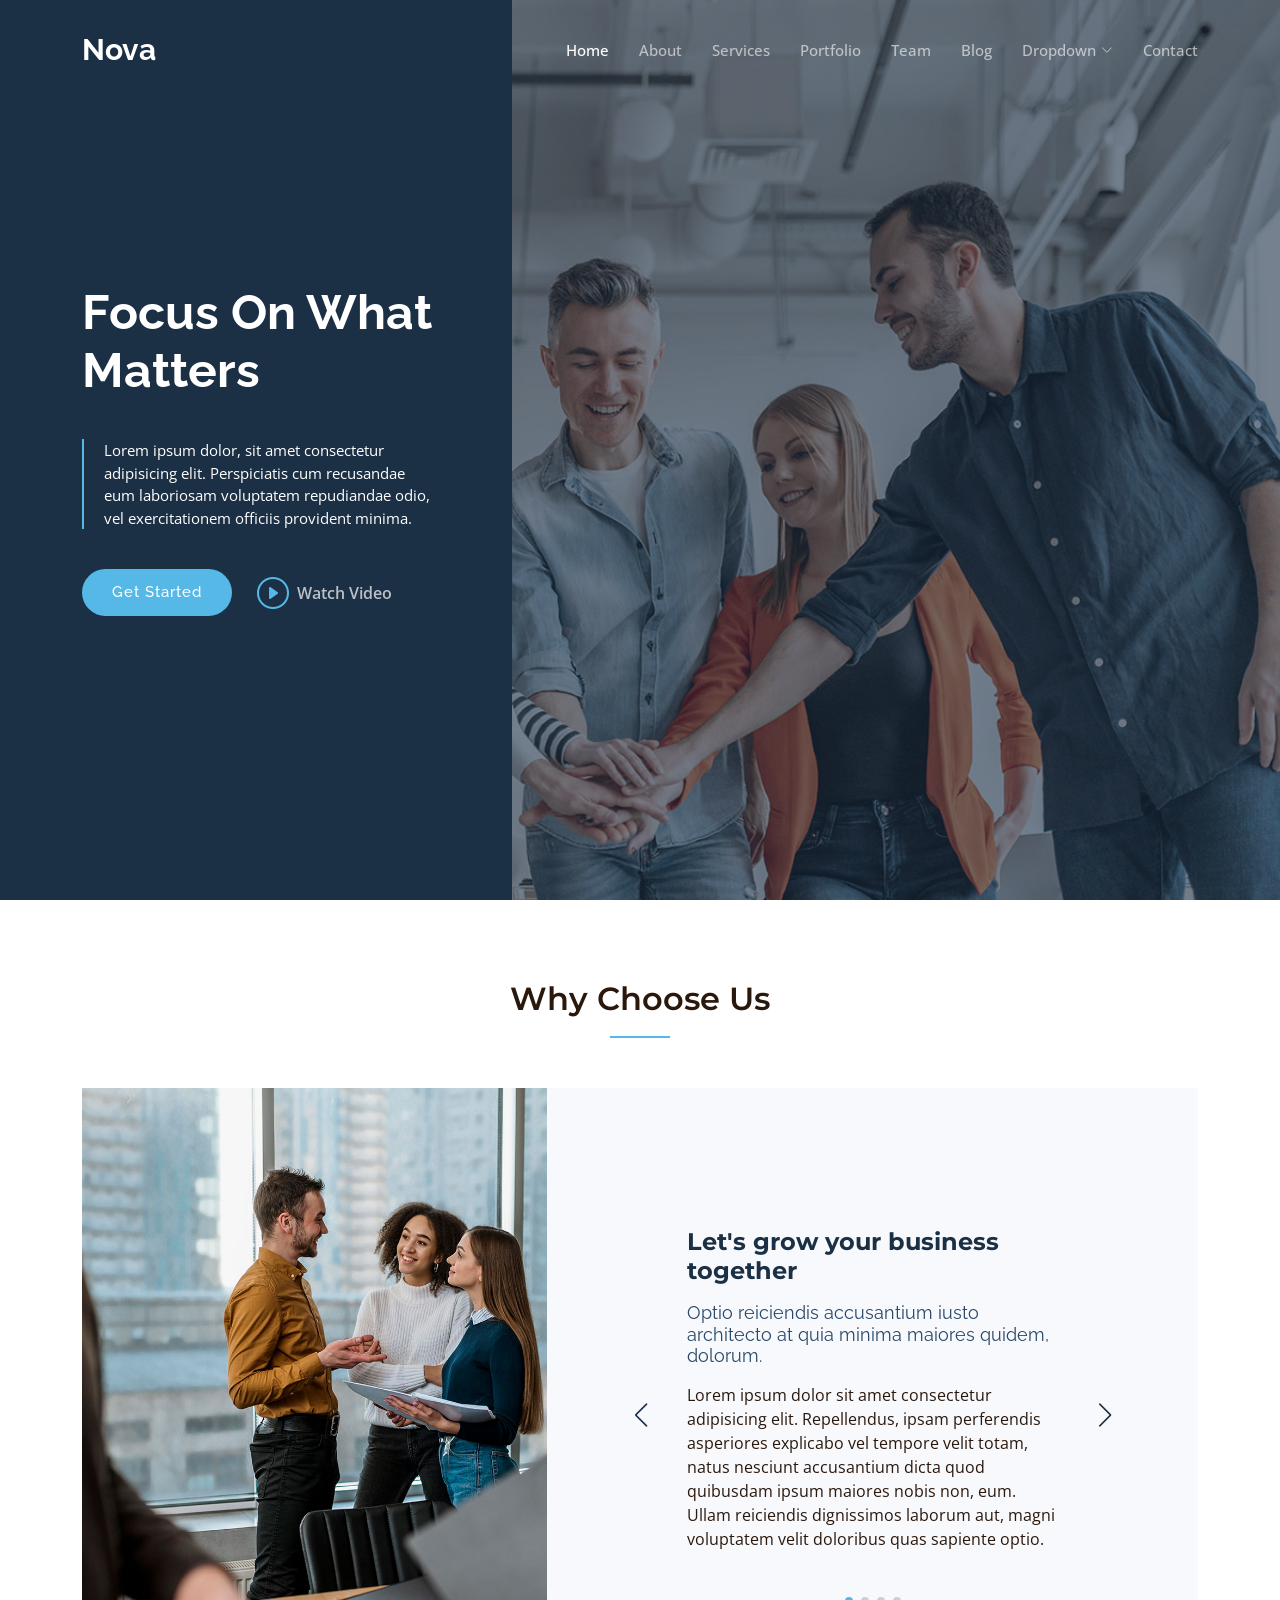
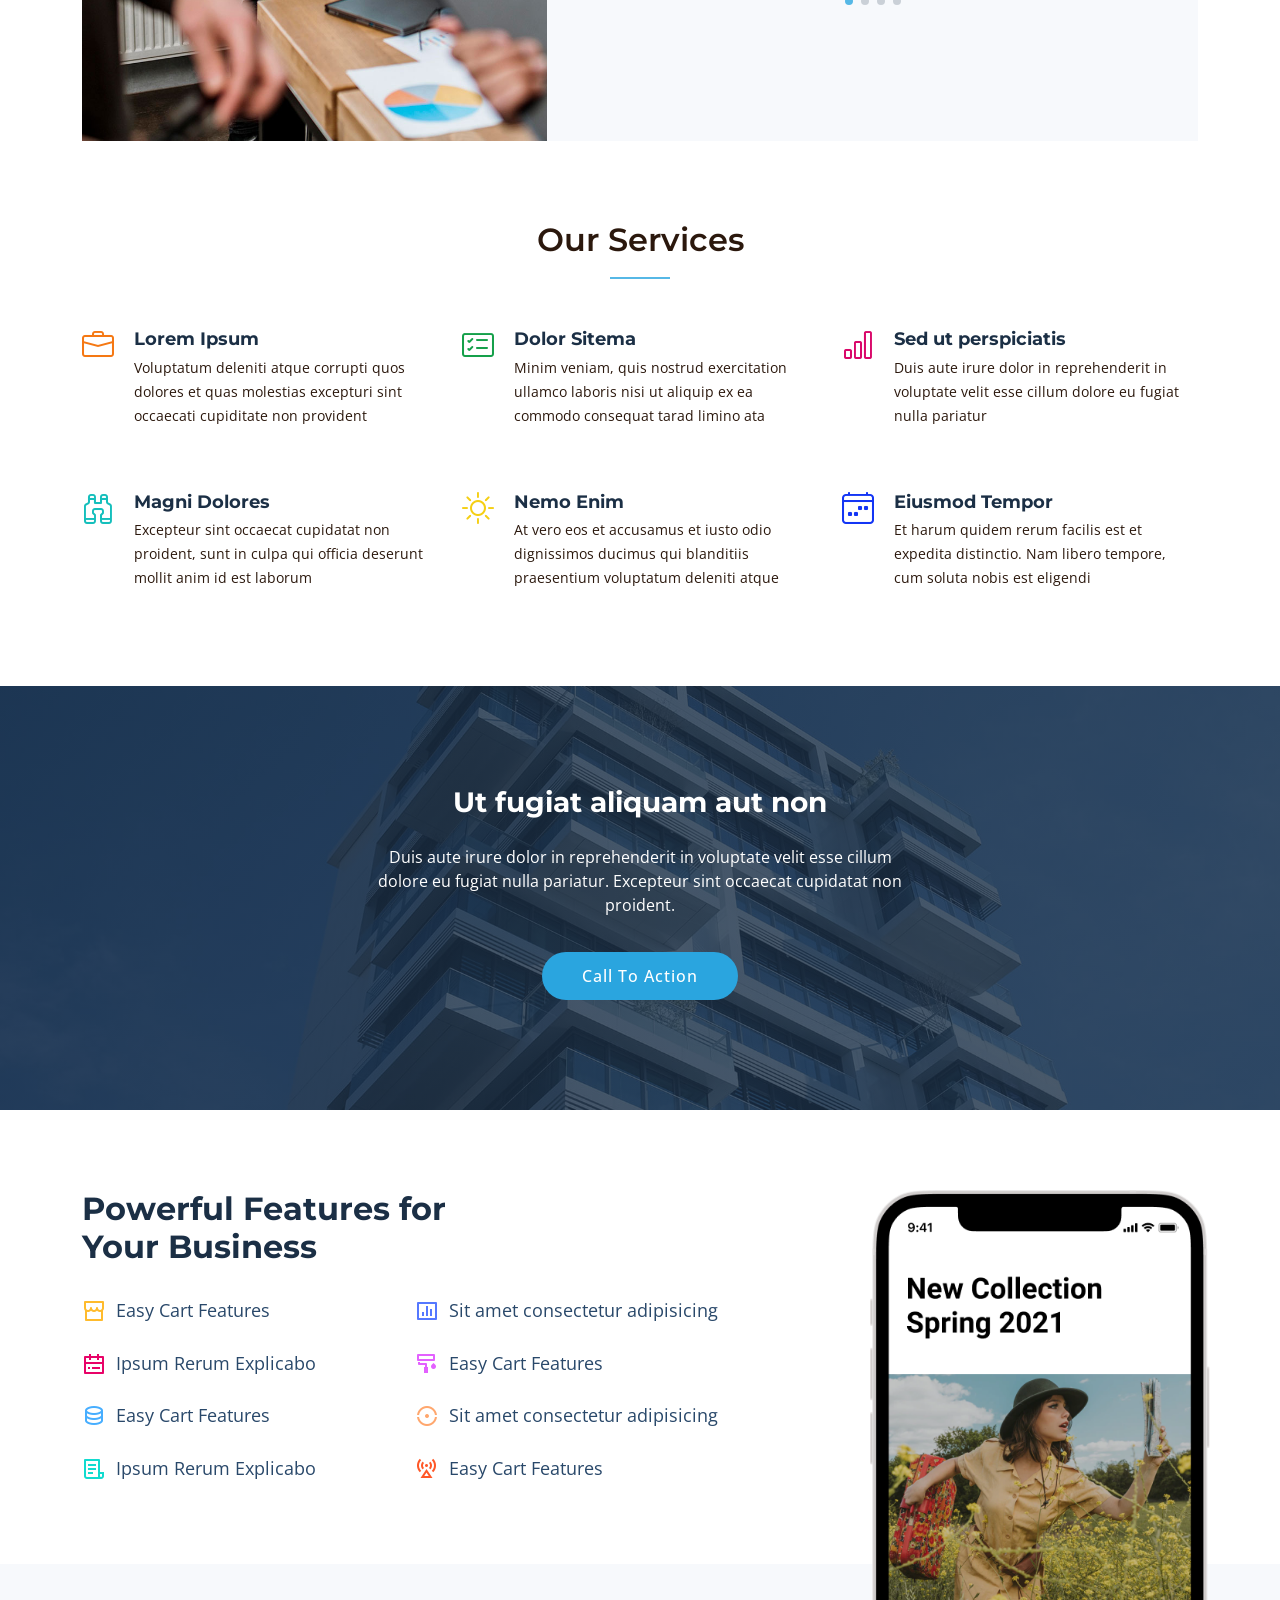
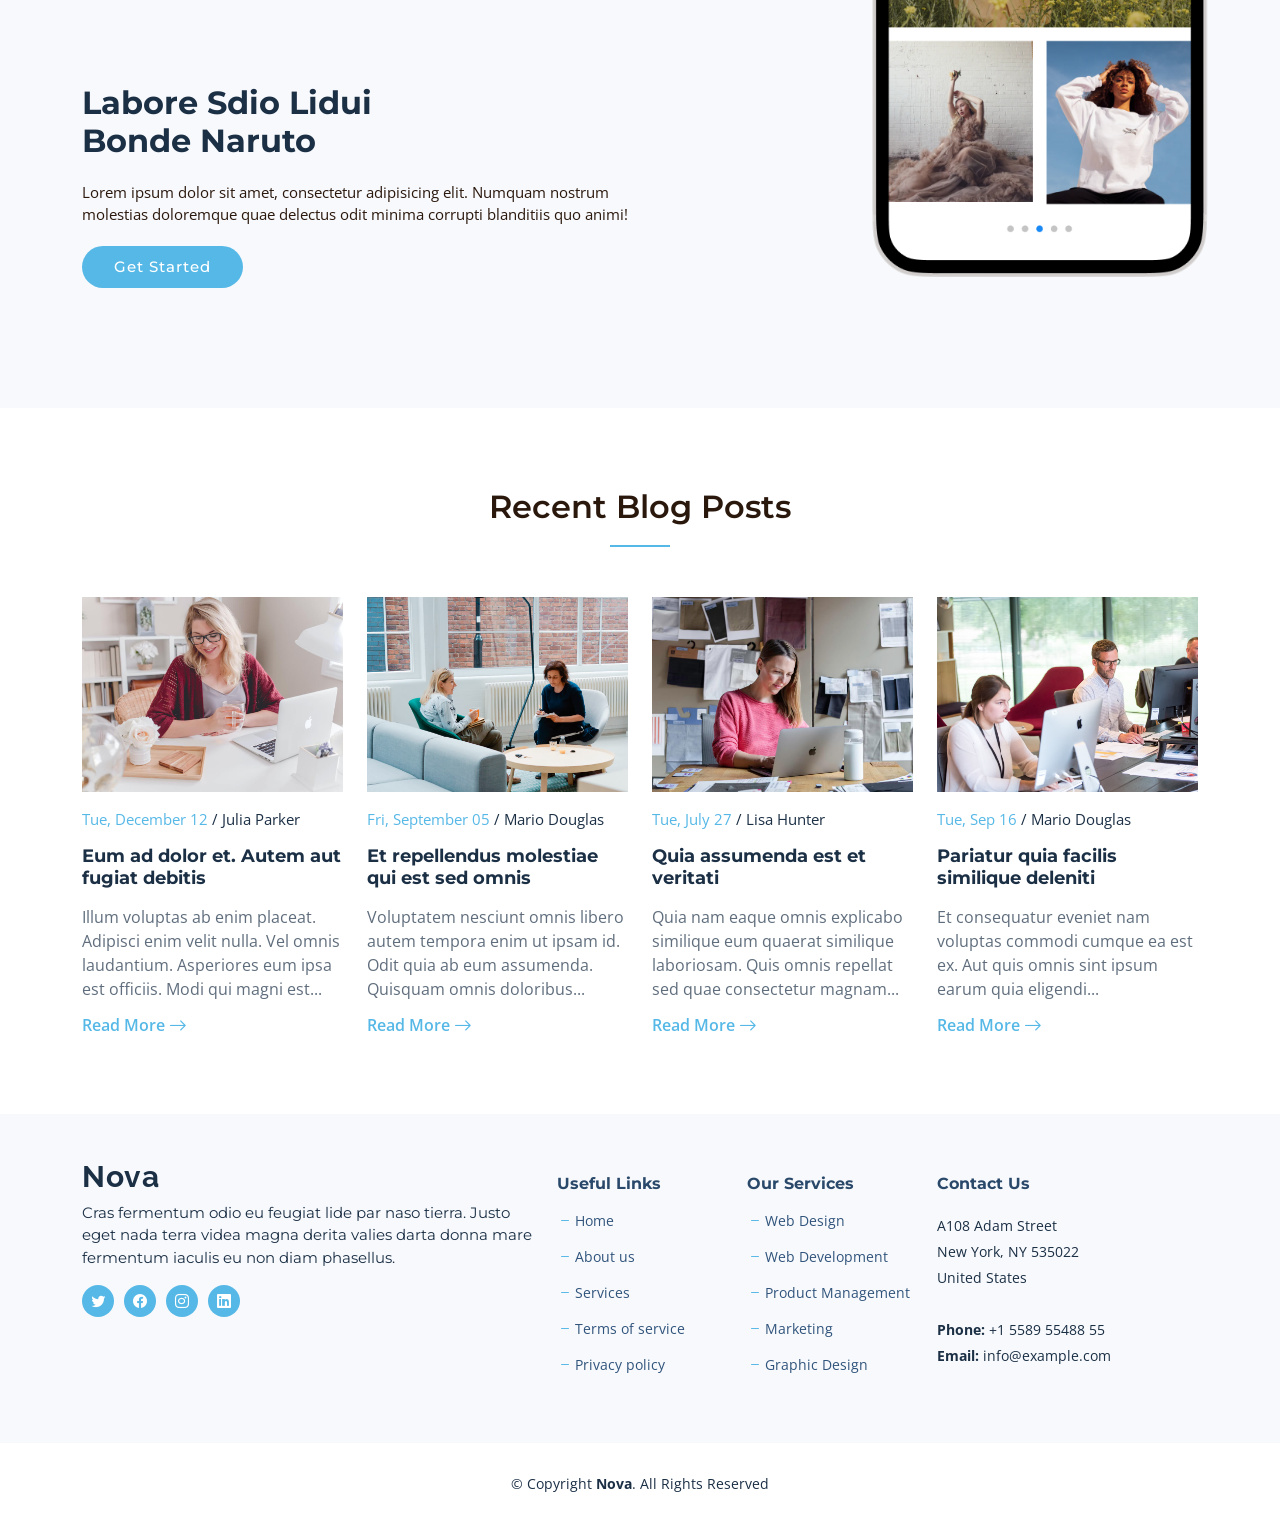
<file: index.html>
<!DOCTYPE html>
<html lang="en">

<head>
  <meta charset="utf-8">
  <meta content="width=device-width, initial-scale=1.0" name="viewport">

  <title>Nova Bootstrap Template - Index</title>
  <meta content="" name="description">
  <meta content="" name="keywords">

  <!-- Favicons -->
  <link href="assets/img/favicon.png" rel="icon">
  <link href="assets/img/apple-touch-icon.png" rel="apple-touch-icon">

  <!-- Google Fonts -->
  <link rel="preconnect" href="https://fonts.googleapis.com">
  <link rel="preconnect" href="https://fonts.gstatic.com" crossorigin>
  <link href="https://fonts.googleapis.com/css2?family=Open+Sans:ital,wght@0,300;0,400;0,500;0,600;0,700;1,300;1,400;1,600;1,700&family=Montserrat:ital,wght@0,300;0,400;0,500;0,600;0,700;1,300;1,400;1,500;1,600;1,700&family=Raleway:ital,wght@0,300;0,400;0,500;0,600;0,700;1,300;1,400;1,500;1,600;1,700&display=swap" rel="stylesheet">

  <!-- Vendor CSS Files -->
  <link href="assets/vendor/bootstrap/css/bootstrap.min.css" rel="stylesheet">
  <link href="assets/vendor/bootstrap-icons/bootstrap-icons.css" rel="stylesheet">
  <link href="assets/vendor/aos/aos.css" rel="stylesheet">
  <link href="assets/vendor/glightbox/css/glightbox.min.css" rel="stylesheet">
  <link href="assets/vendor/swiper/swiper-bundle.min.css" rel="stylesheet">
  <link href="assets/vendor/remixicon/remixicon.css" rel="stylesheet">

  <!-- Template Main CSS File -->
  <link href="assets/css/main.css" rel="stylesheet">

  <!-- =======================================================
  * Template Name: Nova
  * Updated: Jul 27 2023 with Bootstrap v5.3.1
  * Template URL: https://bootstrapmade.com/nova-bootstrap-business-template/
  * Author: BootstrapMade.com
  * License: https://bootstrapmade.com/license/
  ======================================================== -->
</head>

<body class="page-index">

  <!-- ======= Header ======= -->
  <header id="header" class="header d-flex align-items-center fixed-top">
    <div class="container-fluid container-xl d-flex align-items-center justify-content-between">

      <a href="index.html" class="logo d-flex align-items-center">
        <!-- Uncomment the line below if you also wish to use an image logo -->
        <!-- <img src="assets/img/logo.png" alt=""> -->
        <h1 class="d-flex align-items-center">Nova</h1>
      </a>

      <i class="mobile-nav-toggle mobile-nav-show bi bi-list"></i>
      <i class="mobile-nav-toggle mobile-nav-hide d-none bi bi-x"></i>

      <nav id="navbar" class="navbar">
        <ul>
          <li><a href="index.html" class="active">Home</a></li>
          <li><a href="about.html">About</a></li>
          <li><a href="services.html">Services</a></li>
          <li><a href="portfolio.html">Portfolio</a></li>
          <li><a href="team.html">Team</a></li>
          <li><a href="blog.html">Blog</a></li>
          <li class="dropdown"><a href="#"><span>Dropdown</span> <i class="bi bi-chevron-down dropdown-indicator"></i></a>
            <ul>
              <li><a href="#">Dropdown 1</a></li>
              <li class="dropdown"><a href="#"><span>Deep Dropdown</span> <i class="bi bi-chevron-down dropdown-indicator"></i></a>
                <ul>
                  <li><a href="#">Deep Dropdown 1</a></li>
                  <li><a href="#">Deep Dropdown 2</a></li>
                  <li><a href="#">Deep Dropdown 3</a></li>
                  <li><a href="#">Deep Dropdown 4</a></li>
                  <li><a href="#">Deep Dropdown 5</a></li>
                </ul>
              </li>
              <li><a href="#">Dropdown 2</a></li>
              <li><a href="#">Dropdown 3</a></li>
              <li><a href="#">Dropdown 4</a></li>
            </ul>
          </li>
          <li><a href="contact.html">Contact</a></li>
        </ul>
      </nav><!-- .navbar -->

    </div>
  </header><!-- End Header -->

  <!-- ======= Hero Section ======= -->
  <section id="hero" class="hero d-flex align-items-center">
    <div class="container">
      <div class="row">
        <div class="col-xl-4">
          <h2 data-aos="fade-up">Focus On What Matters</h2>
          <blockquote data-aos="fade-up" data-aos-delay="100">
            <p>Lorem ipsum dolor, sit amet consectetur adipisicing elit. Perspiciatis cum recusandae eum laboriosam voluptatem repudiandae odio, vel exercitationem officiis provident minima. </p>
          </blockquote>
          <div class="d-flex" data-aos="fade-up" data-aos-delay="200">
            <a href="#about" class="btn-get-started">Get Started</a>
            <a href="https://www.youtube.com/watch?v=LXb3EKWsInQ" class="glightbox btn-watch-video d-flex align-items-center"><i class="bi bi-play-circle"></i><span>Watch Video</span></a>
          </div>

        </div>
      </div>
    </div>
  </section><!-- End Hero Section -->

  <main id="main">

    <!-- ======= Why Choose Us Section ======= -->
    <section id="why-us" class="why-us">
      <div class="container" data-aos="fade-up">

        <div class="section-header">
          <h2>Why Choose Us</h2>

        </div>

        <div class="row g-0" data-aos="fade-up" data-aos-delay="200">

          <div class="col-xl-5 img-bg" style="background-image: url('assets/img/why-us-bg.jpg')"></div>
          <div class="col-xl-7 slides  position-relative">

            <div class="slides-1 swiper">
              <div class="swiper-wrapper">

                <div class="swiper-slide">
                  <div class="item">
                    <h3 class="mb-3">Let's grow your business together</h3>
                    <h4 class="mb-3">Optio reiciendis accusantium iusto architecto at quia minima maiores quidem, dolorum.</h4>
                    <p>Lorem ipsum dolor sit amet consectetur adipisicing elit. Repellendus, ipsam perferendis asperiores explicabo vel tempore velit totam, natus nesciunt accusantium dicta quod quibusdam ipsum maiores nobis non, eum. Ullam reiciendis dignissimos laborum aut, magni voluptatem velit doloribus quas sapiente optio.</p>
                  </div>
                </div><!-- End slide item -->

                <div class="swiper-slide">
                  <div class="item">
                    <h3 class="mb-3">Unde perspiciatis ut repellat dolorem</h3>
                    <h4 class="mb-3">Amet cumque nam sed voluptas doloribus iusto. Dolorem eos aliquam quis.</h4>
                    <p>Dolorem quia fuga consectetur voluptatem. Earum consequatur nulla maxime necessitatibus cum accusamus. Voluptatem dolorem ut numquam dolorum delectus autem veritatis facilis. Et ea ut repellat ea. Facere est dolores fugiat dolor.</p>
                  </div>
                </div><!-- End slide item -->

                <div class="swiper-slide">
                  <div class="item">
                    <h3 class="mb-3">Aliquid non alias minus</h3>
                    <h4 class="mb-3">Necessitatibus voluptatibus explicabo dolores a vitae voluptatum.</h4>
                    <p>Neque voluptates aut. Soluta aut perspiciatis porro deserunt. Voluptate ut itaque velit. Aut consectetur voluptatem aspernatur sequi sit laborum. Voluptas enim dolorum fugiat aut.</p>
                  </div>
                </div><!-- End slide item -->

                <div class="swiper-slide">
                  <div class="item">
                    <h3 class="mb-3">Necessitatibus suscipit non voluptatem quibusdam</h3>
                    <h4 class="mb-3">Tempora quos est ut quia adipisci ut voluptas. Deleniti laborum soluta nihil est. Eum similique neque autem ut.</h4>
                    <p>Ut rerum et autem vel. Et rerum molestiae aut sit vel incidunt sit at voluptatem. Saepe dolorem et sed voluptate impedit. Ad et qui sint at qui animi animi rerum.</p>
                  </div>
                </div><!-- End slide item -->

              </div>
              <div class="swiper-pagination"></div>
            </div>
            <div class="swiper-button-prev"></div>
            <div class="swiper-button-next"></div>
          </div>

        </div>

      </div>
    </section><!-- End Why Choose Us Section -->

    <!-- ======= Our Services Section ======= -->
    <section id="services-list" class="services-list">
      <div class="container" data-aos="fade-up">

        <div class="section-header">
          <h2>Our Services</h2>

        </div>

        <div class="row gy-5">

          <div class="col-lg-4 col-md-6 service-item d-flex" data-aos="fade-up" data-aos-delay="100">
            <div class="icon flex-shrink-0"><i class="bi bi-briefcase" style="color: #f57813;"></i></div>
            <div>
              <h4 class="title"><a href="#" class="stretched-link">Lorem Ipsum</a></h4>
              <p class="description">Voluptatum deleniti atque corrupti quos dolores et quas molestias excepturi sint occaecati cupiditate non provident</p>
            </div>
          </div>
          <!-- End Service Item -->

          <div class="col-lg-4 col-md-6 service-item d-flex" data-aos="fade-up" data-aos-delay="200">
            <div class="icon flex-shrink-0"><i class="bi bi-card-checklist" style="color: #15a04a;"></i></div>
            <div>
              <h4 class="title"><a href="#" class="stretched-link">Dolor Sitema</a></h4>
              <p class="description">Minim veniam, quis nostrud exercitation ullamco laboris nisi ut aliquip ex ea commodo consequat tarad limino ata</p>
            </div>
          </div><!-- End Service Item -->

          <div class="col-lg-4 col-md-6 service-item d-flex" data-aos="fade-up" data-aos-delay="300">
            <div class="icon flex-shrink-0"><i class="bi bi-bar-chart" style="color: #d90769;"></i></div>
            <div>
              <h4 class="title"><a href="#" class="stretched-link">Sed ut perspiciatis</a></h4>
              <p class="description">Duis aute irure dolor in reprehenderit in voluptate velit esse cillum dolore eu fugiat nulla pariatur</p>
            </div>
          </div><!-- End Service Item -->

          <div class="col-lg-4 col-md-6 service-item d-flex" data-aos="fade-up" data-aos-delay="400">
            <div class="icon flex-shrink-0"><i class="bi bi-binoculars" style="color: #15bfbc;"></i></div>
            <div>
              <h4 class="title"><a href="#" class="stretched-link">Magni Dolores</a></h4>
              <p class="description">Excepteur sint occaecat cupidatat non proident, sunt in culpa qui officia deserunt mollit anim id est laborum</p>
            </div>
          </div><!-- End Service Item -->

          <div class="col-lg-4 col-md-6 service-item d-flex" data-aos="fade-up" data-aos-delay="500">
            <div class="icon flex-shrink-0"><i class="bi bi-brightness-high" style="color: #f5cf13;"></i></div>
            <div>
              <h4 class="title"><a href="#" class="stretched-link">Nemo Enim</a></h4>
              <p class="description">At vero eos et accusamus et iusto odio dignissimos ducimus qui blanditiis praesentium voluptatum deleniti atque</p>
            </div>
          </div><!-- End Service Item -->

          <div class="col-lg-4 col-md-6 service-item d-flex" data-aos="fade-up" data-aos-delay="600">
            <div class="icon flex-shrink-0"><i class="bi bi-calendar4-week" style="color: #1335f5;"></i></div>
            <div>
              <h4 class="title"><a href="#" class="stretched-link">Eiusmod Tempor</a></h4>
              <p class="description">Et harum quidem rerum facilis est et expedita distinctio. Nam libero tempore, cum soluta nobis est eligendi</p>
            </div>
          </div><!-- End Service Item -->

        </div>

      </div>
    </section><!-- End Our Services Section -->

    <!-- ======= Call To Action Section ======= -->
    <section id="call-to-action" class="call-to-action">
      <div class="container" data-aos="fade-up">
        <div class="row justify-content-center">
          <div class="col-lg-6 text-center">
            <h3>Ut fugiat aliquam aut non</h3>
            <p>Duis aute irure dolor in reprehenderit in voluptate velit esse cillum dolore eu fugiat nulla pariatur. Excepteur sint occaecat cupidatat non proident.</p>
            <a class="cta-btn" href="#">Call To Action</a>
          </div>
        </div>

      </div>
    </section><!-- End Call To Action Section -->

    <!-- ======= Features Section ======= -->
    <section id="features" class="features">

      <div class="container" data-aos="fade-up">
        <div class="row">
          <div class="col-lg-7" data-aos="fade-up" data-aos-delay="100">
            <h3>Powerful Features for <br>Your Business</h3>

            <div class="row gy-4">

              <div class="col-md-6">
                <div class="icon-list d-flex">
                  <i class="ri-store-line" style="color: #ffbb2c;"></i>
                  <span>Easy Cart Features</span>
                </div>
              </div><!-- End Icon List Item-->

              <div class="col-md-6">
                <div class="icon-list d-flex">
                  <i class="ri-bar-chart-box-line" style="color: #5578ff;"></i>
                  <span>Sit amet consectetur adipisicing</span>
                </div>
              </div><!-- End Icon List Item-->

              <div class="col-md-6">
                <div class="icon-list d-flex">
                  <i class="ri-calendar-todo-line" style="color: #e80368;"></i>
                  <span>Ipsum Rerum Explicabo</span>
                </div>
              </div><!-- End Icon List Item-->

              <div class="col-md-6">
                <div class="icon-list d-flex">
                  <i class="ri-paint-brush-line" style="color: #e361ff;"></i>
                  <span>Easy Cart Features</span>
                </div>
              </div><!-- End Icon List Item-->

              <div class="col-md-6">
                <div class="icon-list d-flex">
                  <i class="ri-database-2-line" style="color: #47aeff;"></i>
                  <span>Easy Cart Features</span>
                </div>
              </div><!-- End Icon List Item-->

              <div class="col-md-6">
                <div class="icon-list d-flex">
                  <i class="ri-gradienter-line" style="color: #ffa76e;"></i>
                  <span>Sit amet consectetur adipisicing</span>
                </div>
              </div><!-- End Icon List Item-->

              <div class="col-md-6">
                <div class="icon-list d-flex">
                  <i class="ri-file-list-3-line" style="color: #11dbcf;"></i>
                  <span>Ipsum Rerum Explicabo</span>
                </div>
              </div><!-- End Icon List Item-->

              <div class="col-md-6">
                <div class="icon-list d-flex">
                  <i class="ri-base-station-line" style="color: #ff5828;"></i>
                  <span>Easy Cart Features</span>
                </div>
              </div><!-- End Icon List Item-->
            </div>
          </div>
          <div class="col-lg-5 position-relative" data-aos="fade-up" data-aos-delay="200">
            <div class="phone-wrap">
              <img src="assets/img/iphone.png" alt="Image" class="img-fluid">
            </div>
          </div>
        </div>

      </div>

      <div class="details">
        <div class="container" data-aos="fade-up" data-aos-delay="300">
          <div class="row">
            <div class="col-md-6">
              <h4>Labore Sdio Lidui<br>Bonde Naruto</h4>
              <p>Lorem ipsum dolor sit amet, consectetur adipisicing elit. Numquam nostrum molestias doloremque quae delectus odit minima corrupti blanditiis quo animi!</p>
              <a href="#about" class="btn-get-started">Get Started</a>
            </div>
          </div>

        </div>
      </div>

    </section><!-- End Features Section -->

    <!-- ======= Recent Blog Posts Section ======= -->
    <section id="recent-posts" class="recent-posts">
      <div class="container" data-aos="fade-up">

        <div class="section-header">
          <h2>Recent Blog Posts</h2>

        </div>

        <div class="row gy-5">

          <div class="col-xl-3 col-md-6" data-aos="fade-up" data-aos-delay="100">
            <div class="post-box">
              <div class="post-img"><img src="assets/img/blog/blog-1.jpg" class="img-fluid" alt=""></div>
              <div class="meta">
                <span class="post-date">Tue, December 12</span>
                <span class="post-author"> / Julia Parker</span>
              </div>
              <h3 class="post-title">Eum ad dolor et. Autem aut fugiat debitis</h3>
              <p>Illum voluptas ab enim placeat. Adipisci enim velit nulla. Vel omnis laudantium. Asperiores eum ipsa est officiis. Modi qui magni est...</p>
              <a href="blog-details.html" class="readmore stretched-link"><span>Read More</span><i class="bi bi-arrow-right"></i></a>
            </div>
          </div>

          <div class="col-xl-3 col-md-6" data-aos="fade-up" data-aos-delay="200">
            <div class="post-box">
              <div class="post-img"><img src="assets/img/blog/blog-2.jpg" class="img-fluid" alt=""></div>
              <div class="meta">
                <span class="post-date">Fri, September 05</span>
                <span class="post-author"> / Mario Douglas</span>
              </div>
              <h3 class="post-title">Et repellendus molestiae qui est sed omnis</h3>
              <p>Voluptatem nesciunt omnis libero autem tempora enim ut ipsam id. Odit quia ab eum assumenda. Quisquam omnis doloribus...</p>
              <a href="blog-details.html" class="readmore stretched-link"><span>Read More</span><i class="bi bi-arrow-right"></i></a>
            </div>
          </div>

          <div class="col-xl-3 col-md-6" data-aos="fade-up" data-aos-delay="300">
            <div class="post-box">
              <div class="post-img"><img src="assets/img/blog/blog-3.jpg" class="img-fluid" alt=""></div>
              <div class="meta">
                <span class="post-date">Tue, July 27</span>
                <span class="post-author"> / Lisa Hunter</span>
              </div>
              <h3 class="post-title">Quia assumenda est et veritati</h3>
              <p>Quia nam eaque omnis explicabo similique eum quaerat similique laboriosam. Quis omnis repellat sed quae consectetur magnam...</p>
              <a href="blog-details.html" class="readmore stretched-link"><span>Read More</span><i class="bi bi-arrow-right"></i></a>
            </div>
          </div>

          <div class="col-xl-3 col-md-6" data-aos="fade-up" data-aos-delay="400">
            <div class="post-box">
              <div class="post-img"><img src="assets/img/blog/blog-4.jpg" class="img-fluid" alt=""></div>
              <div class="meta">
                <span class="post-date">Tue, Sep 16</span>
                <span class="post-author"> / Mario Douglas</span>
              </div>
              <h3 class="post-title">Pariatur quia facilis similique deleniti</h3>
              <p>Et consequatur eveniet nam voluptas commodi cumque ea est ex. Aut quis omnis sint ipsum earum quia eligendi...</p>
              <a href="blog-details.html" class="readmore stretched-link"><span>Read More</span><i class="bi bi-arrow-right"></i></a>
            </div>
          </div>

        </div>

      </div>
    </section><!-- End Recent Blog Posts Section -->

  </main><!-- End #main -->

  <!-- ======= Footer ======= -->
  <footer id="footer" class="footer">

    <div class="footer-content">
      <div class="container">
        <div class="row gy-4">
          <div class="col-lg-5 col-md-12 footer-info">
            <a href="index.html" class="logo d-flex align-items-center">
              <span>Nova</span>
            </a>
            <p>Cras fermentum odio eu feugiat lide par naso tierra. Justo eget nada terra videa magna derita valies darta donna mare fermentum iaculis eu non diam phasellus.</p>
            <div class="social-links d-flex  mt-3">
              <a href="#" class="twitter"><i class="bi bi-twitter"></i></a>
              <a href="#" class="facebook"><i class="bi bi-facebook"></i></a>
              <a href="#" class="instagram"><i class="bi bi-instagram"></i></a>
              <a href="#" class="linkedin"><i class="bi bi-linkedin"></i></a>
            </div>
          </div>

          <div class="col-lg-2 col-6 footer-links">
            <h4>Useful Links</h4>
            <ul>
              <li><i class="bi bi-dash"></i> <a href="#">Home</a></li>
              <li><i class="bi bi-dash"></i> <a href="#">About us</a></li>
              <li><i class="bi bi-dash"></i> <a href="#">Services</a></li>
              <li><i class="bi bi-dash"></i> <a href="#">Terms of service</a></li>
              <li><i class="bi bi-dash"></i> <a href="#">Privacy policy</a></li>
            </ul>
          </div>

          <div class="col-lg-2 col-6 footer-links">
            <h4>Our Services</h4>
            <ul>
              <li><i class="bi bi-dash"></i> <a href="#">Web Design</a></li>
              <li><i class="bi bi-dash"></i> <a href="#">Web Development</a></li>
              <li><i class="bi bi-dash"></i> <a href="#">Product Management</a></li>
              <li><i class="bi bi-dash"></i> <a href="#">Marketing</a></li>
              <li><i class="bi bi-dash"></i> <a href="#">Graphic Design</a></li>
            </ul>
          </div>

          <div class="col-lg-3 col-md-12 footer-contact text-center text-md-start">
            <h4>Contact Us</h4>
            <p>
              A108 Adam Street <br>
              New York, NY 535022<br>
              United States <br><br>
              <strong>Phone:</strong> +1 5589 55488 55<br>
              <strong>Email:</strong> info@example.com<br>
            </p>

          </div>

        </div>
      </div>
    </div>

    <div class="footer-legal">
      <div class="container">
        <div class="copyright">
          &copy; Copyright <strong><span>Nova</span></strong>. All Rights Reserved
        </div>
        
      </div>
    </div>
  </footer><!-- End Footer --><!-- End Footer -->

  <a href="#" class="scroll-top d-flex align-items-center justify-content-center"><i class="bi bi-arrow-up-short"></i></a>

  <div id="preloader"></div>

  <!-- Vendor JS Files -->
  <script src="assets/vendor/bootstrap/js/bootstrap.bundle.min.js"></script>
  <script src="assets/vendor/aos/aos.js"></script>
  <script src="assets/vendor/glightbox/js/glightbox.min.js"></script>
  <script src="assets/vendor/swiper/swiper-bundle.min.js"></script>
  <script src="assets/vendor/isotope-layout/isotope.pkgd.min.js"></script>
  <script src="assets/vendor/php-email-form/validate.js"></script>

  <!-- Template Main JS File -->
  <script src="assets/js/main.js"></script>

</body>

</html>
</file>
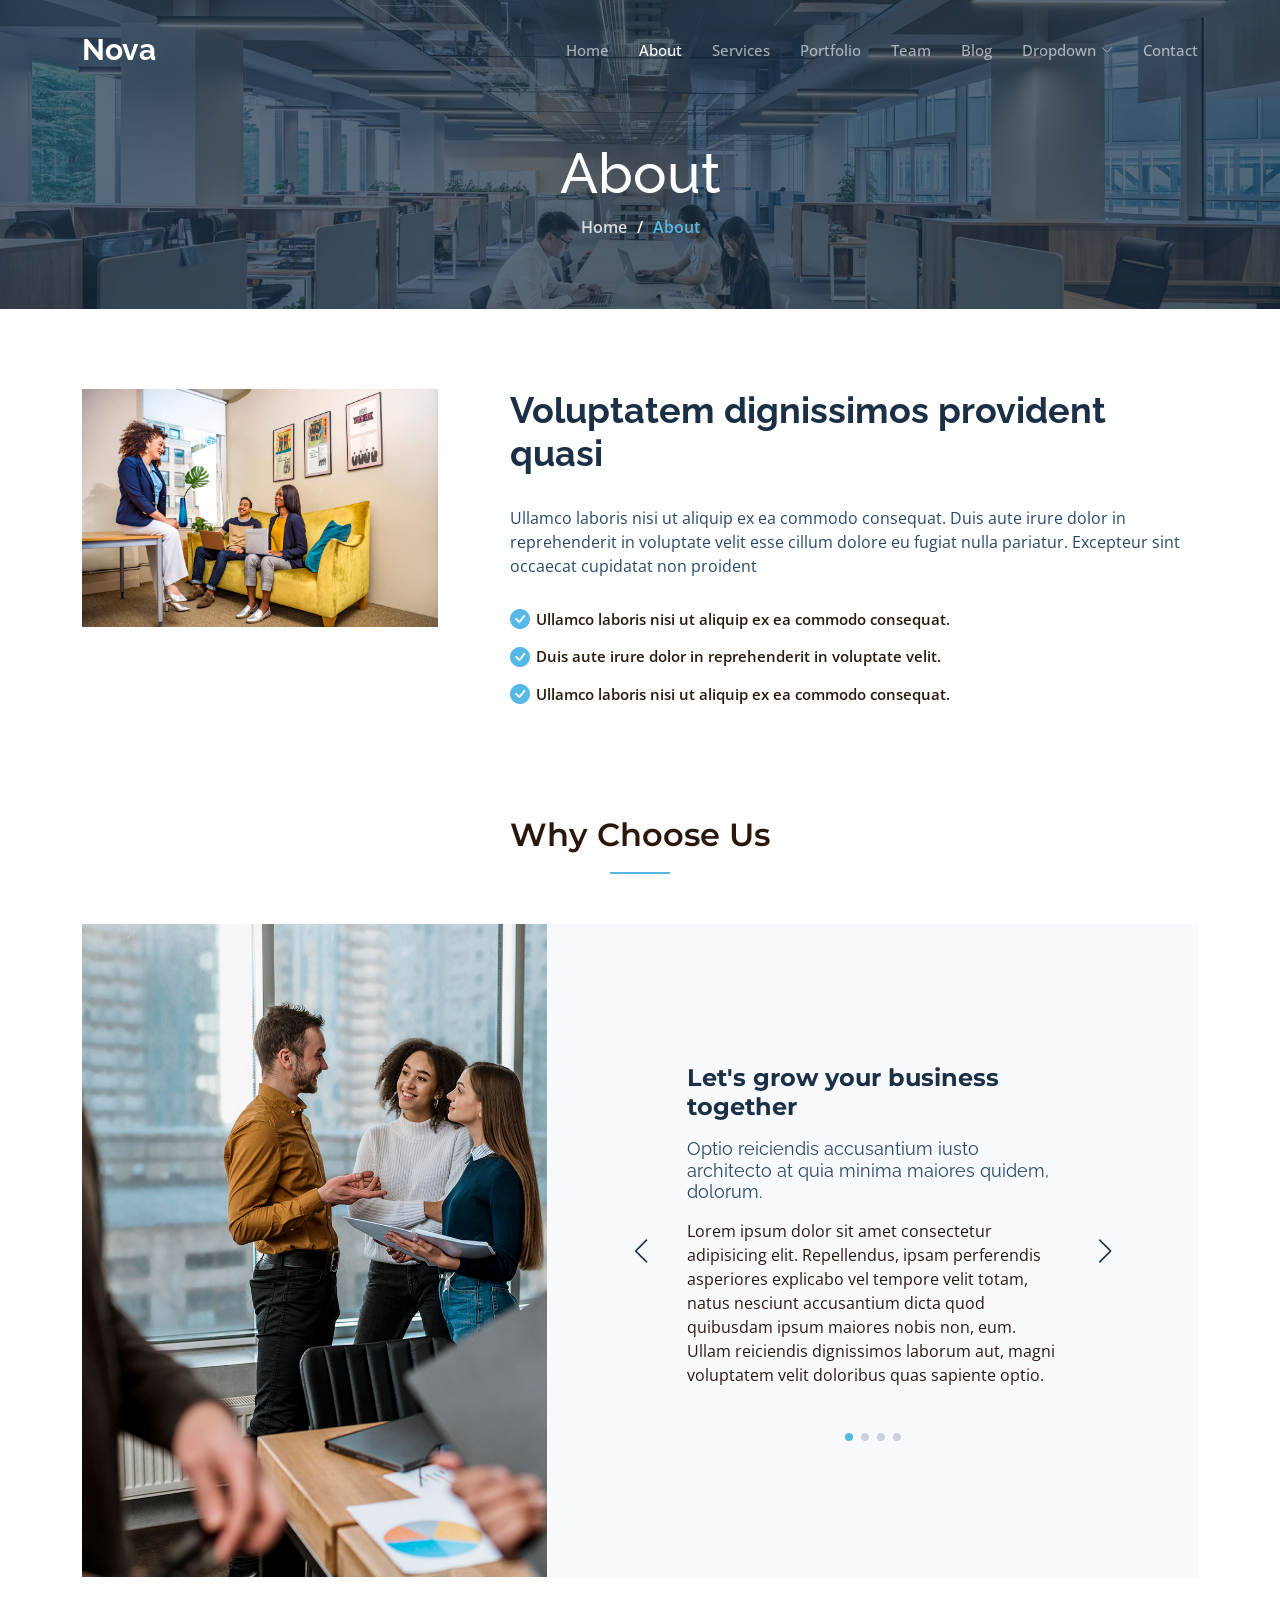
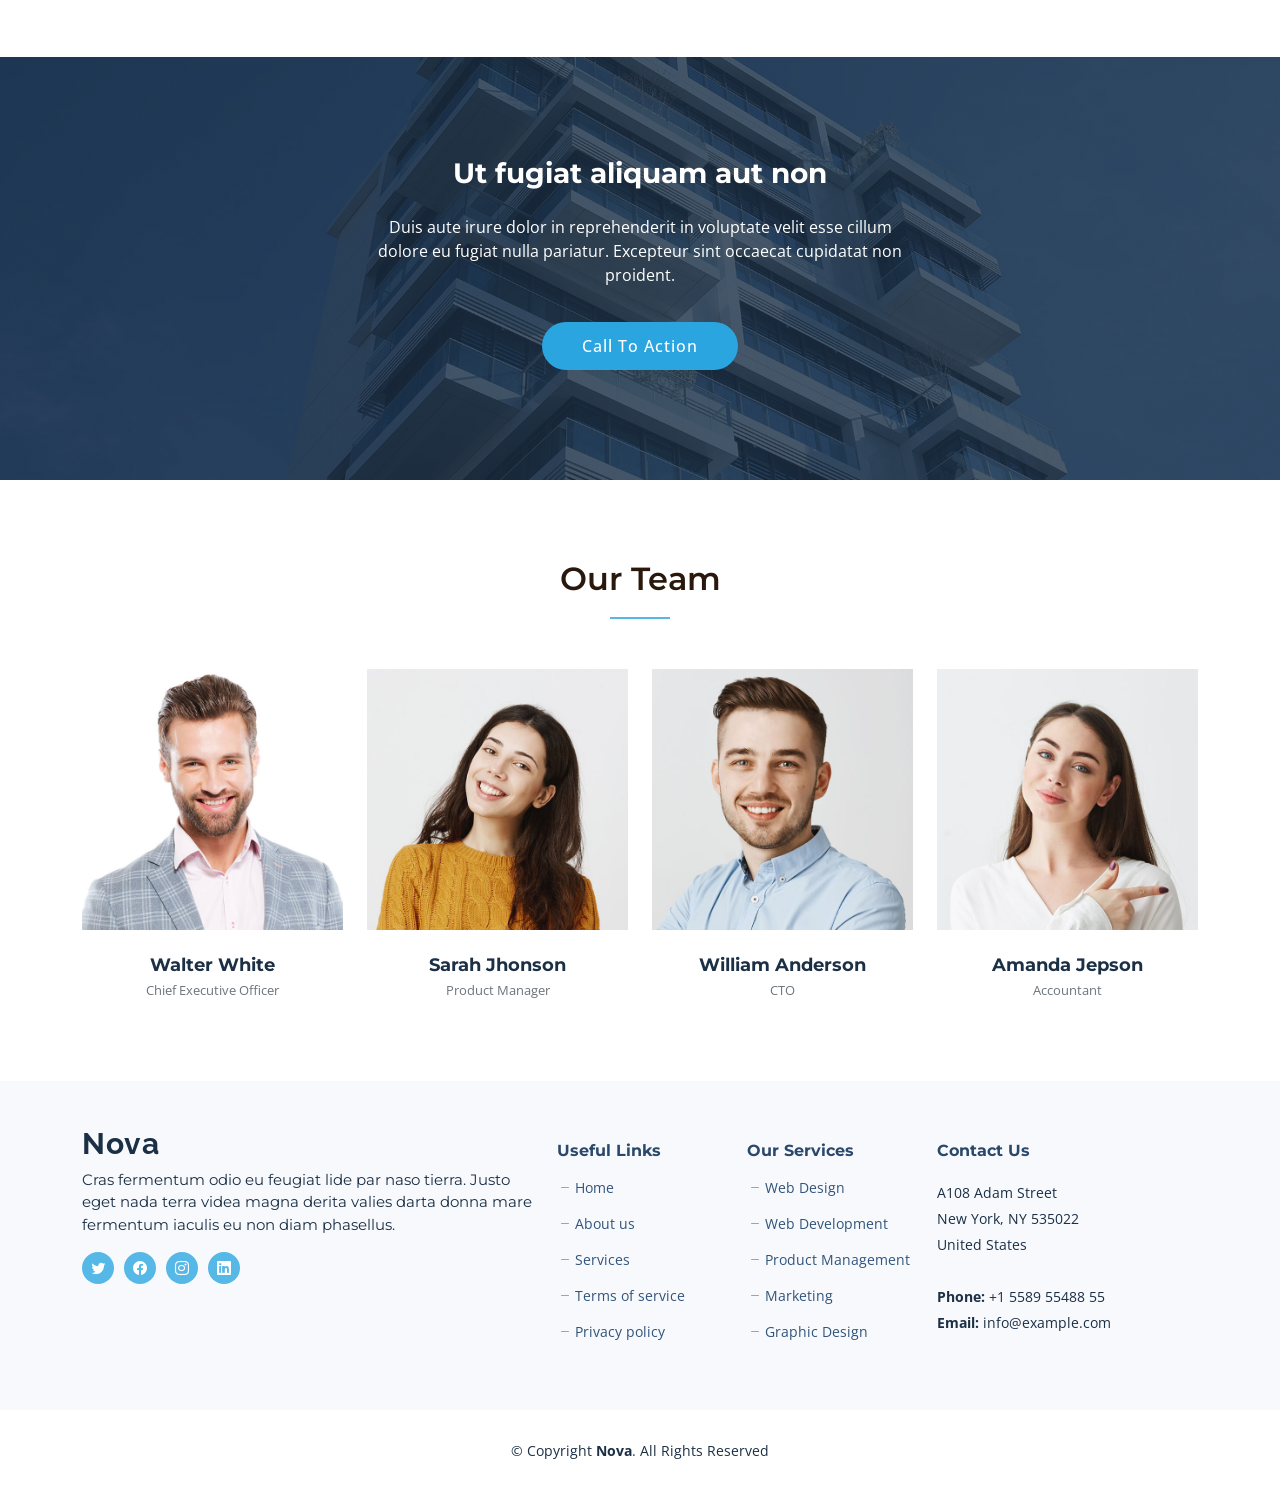
<file: about.html>
<!DOCTYPE html>
<html lang="en">

<head>
  <meta charset="utf-8">
  <meta content="width=device-width, initial-scale=1.0" name="viewport">

  <title>Nova Bootstrap Template - About</title>
  <meta content="" name="description">
  <meta content="" name="keywords">

  <!-- Favicons -->
  <link href="assets/img/favicon.png" rel="icon">
  <link href="assets/img/apple-touch-icon.png" rel="apple-touch-icon">

  <!-- Google Fonts -->
  <link rel="preconnect" href="https://fonts.googleapis.com">
  <link rel="preconnect" href="https://fonts.gstatic.com" crossorigin>
  <link href="https://fonts.googleapis.com/css2?family=Open+Sans:ital,wght@0,300;0,400;0,500;0,600;0,700;1,300;1,400;1,600;1,700&family=Montserrat:ital,wght@0,300;0,400;0,500;0,600;0,700;1,300;1,400;1,500;1,600;1,700&family=Raleway:ital,wght@0,300;0,400;0,500;0,600;0,700;1,300;1,400;1,500;1,600;1,700&display=swap" rel="stylesheet">

  <!-- Vendor CSS Files -->
  <link href="assets/vendor/bootstrap/css/bootstrap.min.css" rel="stylesheet">
  <link href="assets/vendor/bootstrap-icons/bootstrap-icons.css" rel="stylesheet">
  <link href="assets/vendor/aos/aos.css" rel="stylesheet">
  <link href="assets/vendor/glightbox/css/glightbox.min.css" rel="stylesheet">
  <link href="assets/vendor/swiper/swiper-bundle.min.css" rel="stylesheet">
  <link href="assets/vendor/remixicon/remixicon.css" rel="stylesheet">

  <!-- Template Main CSS File -->
  <link href="assets/css/main.css" rel="stylesheet">

  <!-- =======================================================
  * Template Name: Nova
  * Updated: Jul 27 2023 with Bootstrap v5.3.1
  * Template URL: https://bootstrapmade.com/nova-bootstrap-business-template/
  * Author: BootstrapMade.com
  * License: https://bootstrapmade.com/license/
  ======================================================== -->
</head>

<body class="page-about">

  <!-- ======= Header ======= -->
  <header id="header" class="header d-flex align-items-center fixed-top">
    <div class="container-fluid container-xl d-flex align-items-center justify-content-between">

      <a href="index.html" class="logo d-flex align-items-center">
        <!-- Uncomment the line below if you also wish to use an image logo -->
        <!-- <img src="assets/img/logo.png" alt=""> -->
        <h1 class="d-flex align-items-center">Nova</h1>
      </a>

      <i class="mobile-nav-toggle mobile-nav-show bi bi-list"></i>
      <i class="mobile-nav-toggle mobile-nav-hide d-none bi bi-x"></i>

      <nav id="navbar" class="navbar">
        <ul>
          <li><a href="index.html">Home</a></li>
          <li><a href="about.html" class="active">About</a></li>
          <li><a href="services.html">Services</a></li>
          <li><a href="portfolio.html">Portfolio</a></li>
          <li><a href="team.html">Team</a></li>
          <li><a href="blog.html">Blog</a></li>
          <li class="dropdown"><a href="#"><span>Dropdown</span> <i class="bi bi-chevron-down dropdown-indicator"></i></a>
            <ul>
              <li><a href="#">Dropdown 1</a></li>
              <li class="dropdown"><a href="#"><span>Deep Dropdown</span> <i class="bi bi-chevron-down dropdown-indicator"></i></a>
                <ul>
                  <li><a href="#">Deep Dropdown 1</a></li>
                  <li><a href="#">Deep Dropdown 2</a></li>
                  <li><a href="#">Deep Dropdown 3</a></li>
                  <li><a href="#">Deep Dropdown 4</a></li>
                  <li><a href="#">Deep Dropdown 5</a></li>
                </ul>
              </li>
              <li><a href="#">Dropdown 2</a></li>
              <li><a href="#">Dropdown 3</a></li>
              <li><a href="#">Dropdown 4</a></li>
            </ul>
          </li>
          <li><a href="contact.html">Contact</a></li>
        </ul>
      </nav><!-- .navbar -->

    </div>
  </header><!-- End Header -->

  <main id="main">

    <!-- ======= Breadcrumbs ======= -->
    <div class="breadcrumbs d-flex align-items-center" style="background-image: url('assets/img/about-header.jpg');">
      <div class="container position-relative d-flex flex-column align-items-center">

        <h2>About</h2>
        <ol>
          <li><a href="index.html">Home</a></li>
          <li>About</li>
        </ol>

      </div>
    </div><!-- End Breadcrumbs -->

    <!-- ======= About Section ======= -->
    <section id="about" class="about">
      <div class="container" data-aos="fade-up">

        <div class="row gy-4" data-aos="fade-up">
          <div class="col-lg-4">
            <img src="assets/img/about.jpg" class="img-fluid" alt="">
          </div>
          <div class="col-lg-8">
            <div class="content ps-lg-5">
              <h3>Voluptatem dignissimos provident quasi</h3>
              <p>
                Ullamco laboris nisi ut aliquip ex ea commodo consequat. Duis aute irure dolor in reprehenderit in voluptate
                velit esse cillum dolore eu fugiat nulla pariatur. Excepteur sint occaecat cupidatat non proident
              </p>
              <ul>
                <li><i class="bi bi-check-circle-fill"></i> Ullamco laboris nisi ut aliquip ex ea commodo consequat.</li>
                <li><i class="bi bi-check-circle-fill"></i> Duis aute irure dolor in reprehenderit in voluptate velit.</li>
                <li><i class="bi bi-check-circle-fill"></i> Ullamco laboris nisi ut aliquip ex ea commodo consequat.</li>
              </ul>
            </div>
          </div>
        </div>

      </div>
    </section><!-- End About Section -->

    <!-- ======= Why Choose Us Section ======= -->
    <section id="why-us" class="why-us">
      <div class="container" data-aos="fade-up">

        <div class="section-header">
          <h2>Why Choose Us</h2>

        </div>

        <div class="row g-0" data-aos="fade-up" data-aos-delay="200">

          <div class="col-xl-5 img-bg" style="background-image: url('assets/img/why-us-bg.jpg')"></div>
          <div class="col-xl-7 slides  position-relative">

            <div class="slides-1 swiper">
              <div class="swiper-wrapper">

                <div class="swiper-slide">
                  <div class="item">
                    <h3 class="mb-3">Let's grow your business together</h3>
                    <h4 class="mb-3">Optio reiciendis accusantium iusto architecto at quia minima maiores quidem, dolorum.</h4>
                    <p>Lorem ipsum dolor sit amet consectetur adipisicing elit. Repellendus, ipsam perferendis asperiores explicabo vel tempore velit totam, natus nesciunt accusantium dicta quod quibusdam ipsum maiores nobis non, eum. Ullam reiciendis dignissimos laborum aut, magni voluptatem velit doloribus quas sapiente optio.</p>
                  </div>
                </div><!-- End slide item -->

                <div class="swiper-slide">
                  <div class="item">
                    <h3 class="mb-3">Unde perspiciatis ut repellat dolorem</h3>
                    <h4 class="mb-3">Amet cumque nam sed voluptas doloribus iusto. Dolorem eos aliquam quis.</h4>
                    <p>Dolorem quia fuga consectetur voluptatem. Earum consequatur nulla maxime necessitatibus cum accusamus. Voluptatem dolorem ut numquam dolorum delectus autem veritatis facilis. Et ea ut repellat ea. Facere est dolores fugiat dolor.</p>
                  </div>
                </div><!-- End slide item -->

                <div class="swiper-slide">
                  <div class="item">
                    <h3 class="mb-3">Aliquid non alias minus</h3>
                    <h4 class="mb-3">Necessitatibus voluptatibus explicabo dolores a vitae voluptatum.</h4>
                    <p>Neque voluptates aut. Soluta aut perspiciatis porro deserunt. Voluptate ut itaque velit. Aut consectetur voluptatem aspernatur sequi sit laborum. Voluptas enim dolorum fugiat aut.</p>
                  </div>
                </div><!-- End slide item -->

                <div class="swiper-slide">
                  <div class="item">
                    <h3 class="mb-3">Necessitatibus suscipit non voluptatem quibusdam</h3>
                    <h4 class="mb-3">Tempora quos est ut quia adipisci ut voluptas. Deleniti laborum soluta nihil est. Eum similique neque autem ut.</h4>
                    <p>Ut rerum et autem vel. Et rerum molestiae aut sit vel incidunt sit at voluptatem. Saepe dolorem et sed voluptate impedit. Ad et qui sint at qui animi animi rerum.</p>
                  </div>
                </div><!-- End slide item -->

              </div>
              <div class="swiper-pagination"></div>
            </div>
            <div class="swiper-button-prev"></div>
            <div class="swiper-button-next"></div>
          </div>

        </div>

      </div>
    </section><!-- End Why Choose Us Section -->

    <!-- ======= Call To Action Section ======= -->
    <section id="call-to-action" class="call-to-action">
      <div class="container" data-aos="fade-up">
        <div class="row justify-content-center">
          <div class="col-lg-6 text-center">
            <h3>Ut fugiat aliquam aut non</h3>
            <p>Duis aute irure dolor in reprehenderit in voluptate velit esse cillum dolore eu fugiat nulla pariatur. Excepteur sint occaecat cupidatat non proident.</p>
            <a class="cta-btn" href="#">Call To Action</a>
          </div>
        </div>

      </div>
    </section><!-- End Call To Action Section -->

    <!-- ======= Team Section ======= -->
    <section id="team" class="team">
      <div class="container" data-aos="fade-up">

        <div class="section-header">
          <h2>Our Team</h2>

        </div>

        <div class="row gy-4">

          <div class="col-lg-3 col-md-6" data-aos="fade-up" data-aos-delay="100">
            <div class="team-member">
              <div class="member-img">
                <img src="assets/img/team/team-1.jpg" class="img-fluid" alt="">
                <div class="social">
                  <a href=""><i class="bi bi-twitter"></i></a>
                  <a href=""><i class="bi bi-facebook"></i></a>
                  <a href=""><i class="bi bi-instagram"></i></a>
                  <a href=""><i class="bi bi-linkedin"></i></a>
                </div>
              </div>
              <div class="member-info">
                <h4>Walter White</h4>
                <span>Chief Executive Officer</span>
              </div>
            </div>
          </div><!-- End Team Member -->

          <div class="col-lg-3 col-md-6" data-aos="fade-up" data-aos-delay="200">
            <div class="team-member">
              <div class="member-img">
                <img src="assets/img/team/team-2.jpg" class="img-fluid" alt="">
                <div class="social">
                  <a href=""><i class="bi bi-twitter"></i></a>
                  <a href=""><i class="bi bi-facebook"></i></a>
                  <a href=""><i class="bi bi-instagram"></i></a>
                  <a href=""><i class="bi bi-linkedin"></i></a>
                </div>
              </div>
              <div class="member-info">
                <h4>Sarah Jhonson</h4>
                <span>Product Manager</span>
              </div>
            </div>
          </div><!-- End Team Member -->

          <div class="col-lg-3 col-md-6" data-aos="fade-up" data-aos-delay="300">
            <div class="team-member">
              <div class="member-img">
                <img src="assets/img/team/team-3.jpg" class="img-fluid" alt="">
                <div class="social">
                  <a href=""><i class="bi bi-twitter"></i></a>
                  <a href=""><i class="bi bi-facebook"></i></a>
                  <a href=""><i class="bi bi-instagram"></i></a>
                  <a href=""><i class="bi bi-linkedin"></i></a>
                </div>
              </div>
              <div class="member-info">
                <h4>William Anderson</h4>
                <span>CTO</span>
              </div>
            </div>
          </div><!-- End Team Member -->

          <div class="col-lg-3 col-md-6" data-aos="fade-up" data-aos-delay="400">
            <div class="team-member">
              <div class="member-img">
                <img src="assets/img/team/team-4.jpg" class="img-fluid" alt="">
                <div class="social">
                  <a href=""><i class="bi bi-twitter"></i></a>
                  <a href=""><i class="bi bi-facebook"></i></a>
                  <a href=""><i class="bi bi-instagram"></i></a>
                  <a href=""><i class="bi bi-linkedin"></i></a>
                </div>
              </div>
              <div class="member-info">
                <h4>Amanda Jepson</h4>
                <span>Accountant</span>
              </div>
            </div>
          </div><!-- End Team Member -->

        </div>

      </div>
    </section><!-- End Team Section -->

  </main><!-- End #main -->

  <!-- ======= Footer ======= -->
  <footer id="footer" class="footer">

    <div class="footer-content">
      <div class="container">
        <div class="row gy-4">
          <div class="col-lg-5 col-md-12 footer-info">
            <a href="index.html" class="logo d-flex align-items-center">
              <span>Nova</span>
            </a>
            <p>Cras fermentum odio eu feugiat lide par naso tierra. Justo eget nada terra videa magna derita valies darta donna mare fermentum iaculis eu non diam phasellus.</p>
            <div class="social-links d-flex  mt-3">
              <a href="#" class="twitter"><i class="bi bi-twitter"></i></a>
              <a href="#" class="facebook"><i class="bi bi-facebook"></i></a>
              <a href="#" class="instagram"><i class="bi bi-instagram"></i></a>
              <a href="#" class="linkedin"><i class="bi bi-linkedin"></i></a>
            </div>
          </div>

          <div class="col-lg-2 col-6 footer-links">
            <h4>Useful Links</h4>
            <ul>
              <li><i class="bi bi-dash"></i> <a href="#">Home</a></li>
              <li><i class="bi bi-dash"></i> <a href="#">About us</a></li>
              <li><i class="bi bi-dash"></i> <a href="#">Services</a></li>
              <li><i class="bi bi-dash"></i> <a href="#">Terms of service</a></li>
              <li><i class="bi bi-dash"></i> <a href="#">Privacy policy</a></li>
            </ul>
          </div>

          <div class="col-lg-2 col-6 footer-links">
            <h4>Our Services</h4>
            <ul>
              <li><i class="bi bi-dash"></i> <a href="#">Web Design</a></li>
              <li><i class="bi bi-dash"></i> <a href="#">Web Development</a></li>
              <li><i class="bi bi-dash"></i> <a href="#">Product Management</a></li>
              <li><i class="bi bi-dash"></i> <a href="#">Marketing</a></li>
              <li><i class="bi bi-dash"></i> <a href="#">Graphic Design</a></li>
            </ul>
          </div>

          <div class="col-lg-3 col-md-12 footer-contact text-center text-md-start">
            <h4>Contact Us</h4>
            <p>
              A108 Adam Street <br>
              New York, NY 535022<br>
              United States <br><br>
              <strong>Phone:</strong> +1 5589 55488 55<br>
              <strong>Email:</strong> info@example.com<br>
            </p>

          </div>

        </div>
      </div>
    </div>

    <div class="footer-legal">
      <div class="container">
        <div class="copyright">
          &copy; Copyright <strong><span>Nova</span></strong>. All Rights Reserved
        </div>
        
      </div>
    </div>
  </footer><!-- End Footer --><!-- End Footer -->

  <a href="#" class="scroll-top d-flex align-items-center justify-content-center"><i class="bi bi-arrow-up-short"></i></a>

  <div id="preloader"></div>

  <!-- Vendor JS Files -->
  <script src="assets/vendor/bootstrap/js/bootstrap.bundle.min.js"></script>
  <script src="assets/vendor/aos/aos.js"></script>
  <script src="assets/vendor/glightbox/js/glightbox.min.js"></script>
  <script src="assets/vendor/swiper/swiper-bundle.min.js"></script>
  <script src="assets/vendor/isotope-layout/isotope.pkgd.min.js"></script>
  <script src="assets/vendor/php-email-form/validate.js"></script>

  <!-- Template Main JS File -->
  <script src="assets/js/main.js"></script>

</body>

</html>
</file>
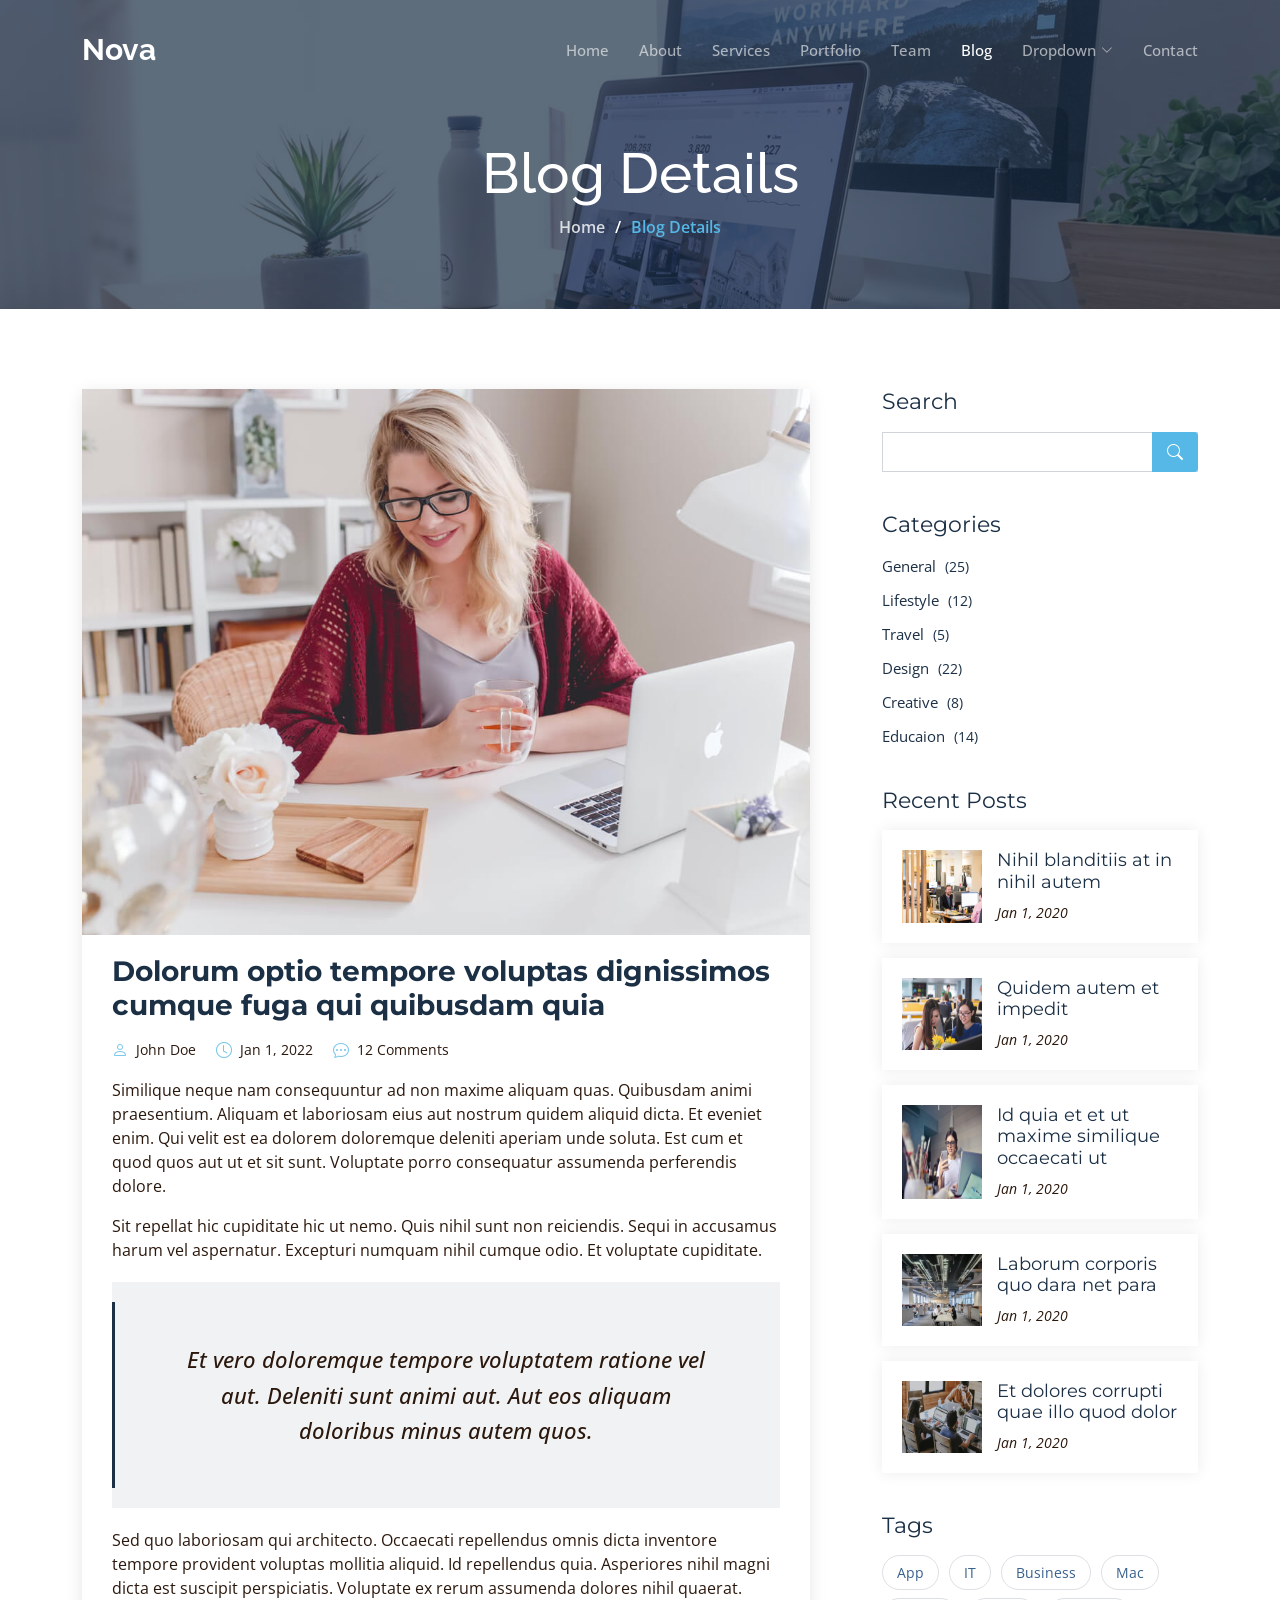
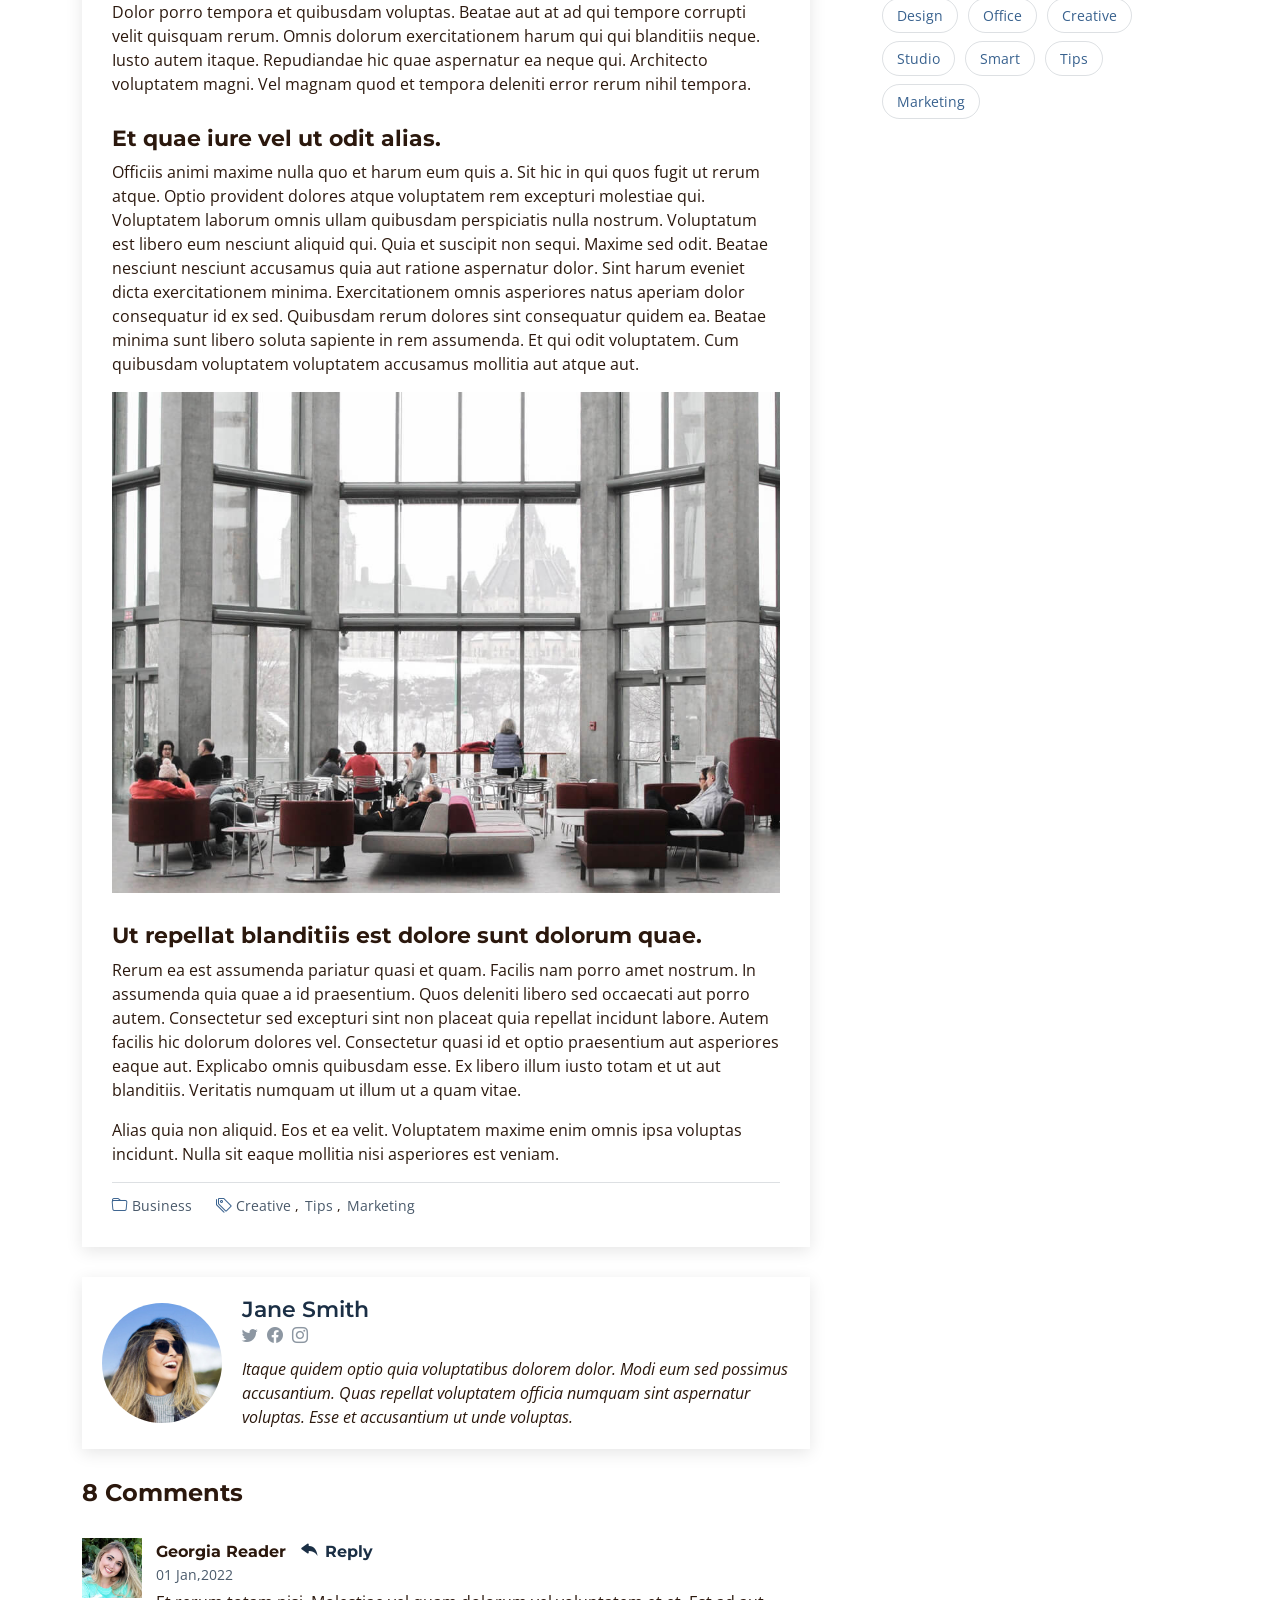
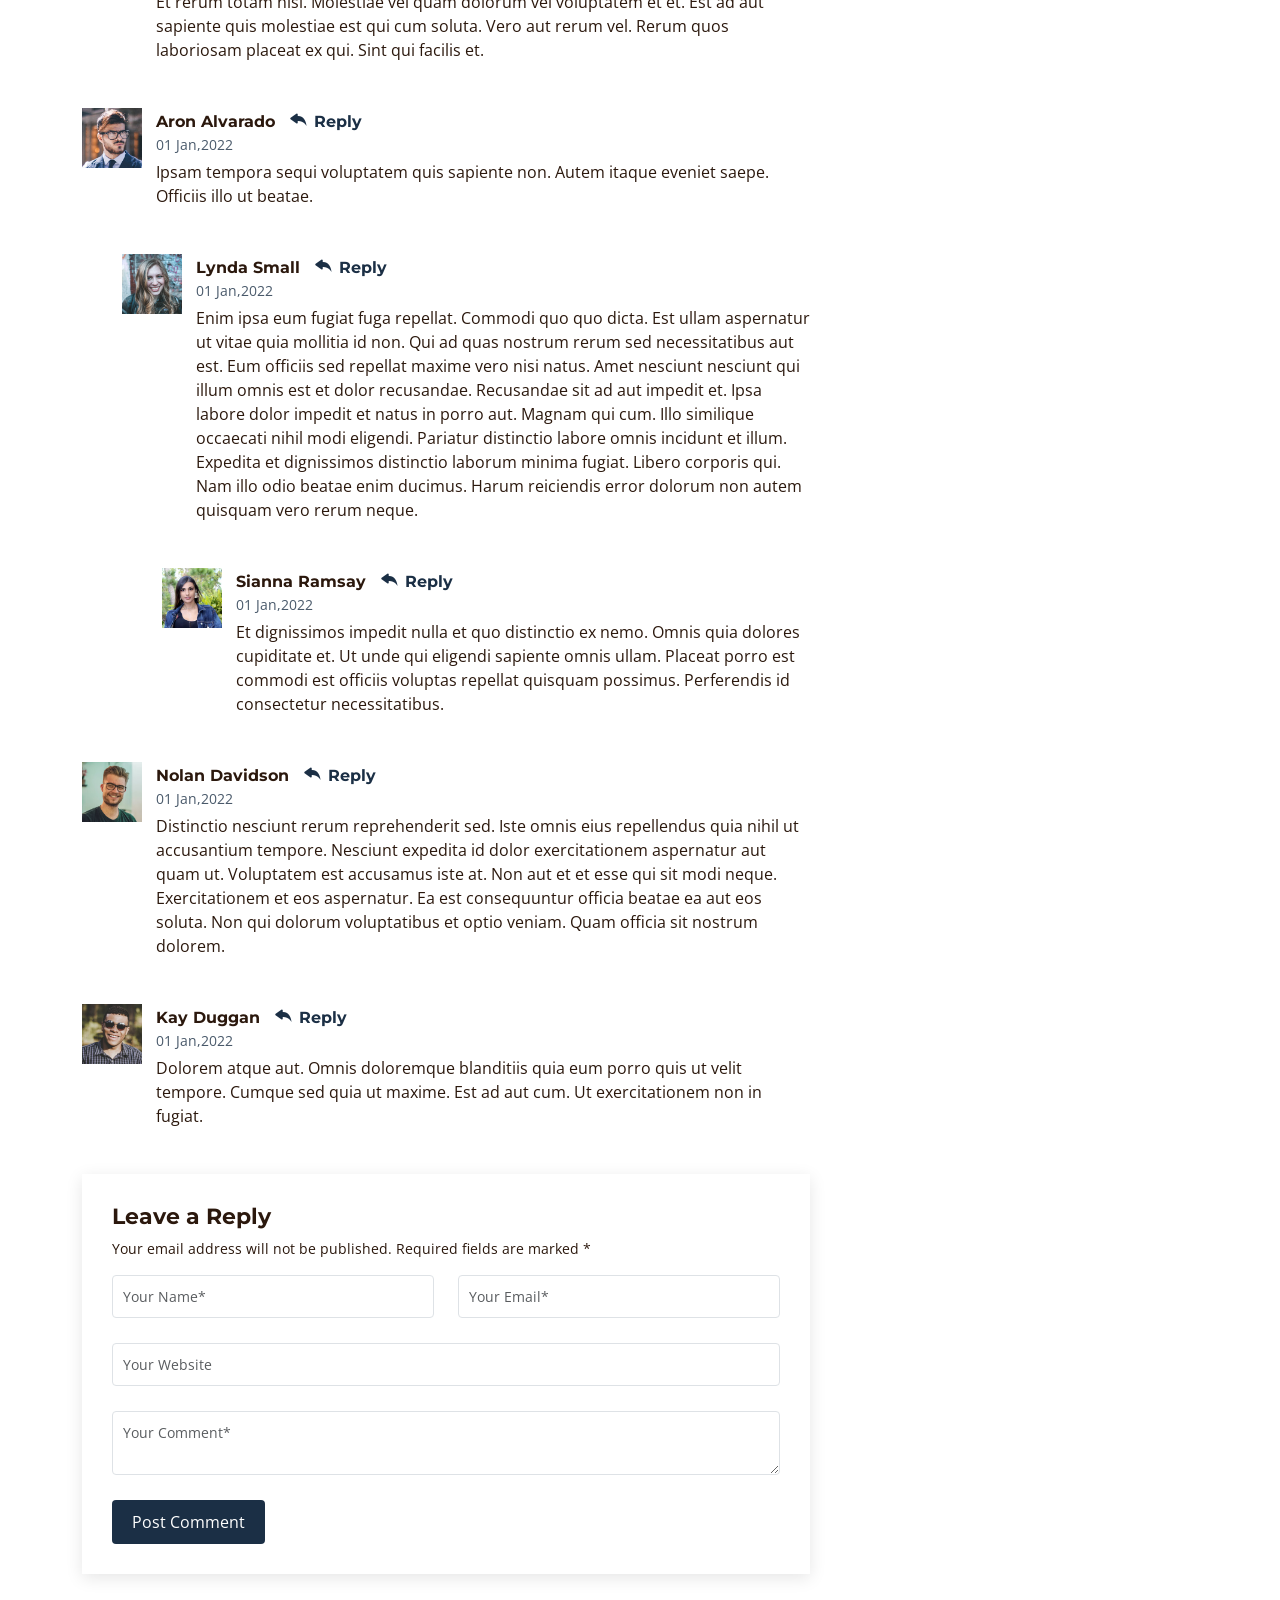
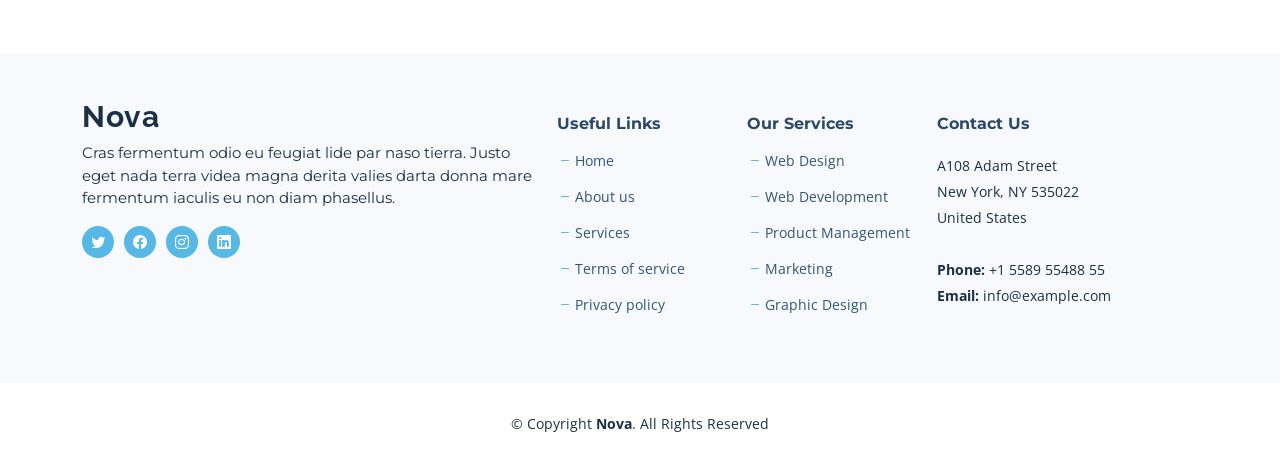
<file: blog-details.html>
<!DOCTYPE html>
<html lang="en">

<head>
  <meta charset="utf-8">
  <meta content="width=device-width, initial-scale=1.0" name="viewport">

  <title>Nova Bootstrap Template - Blog</title>
  <meta content="" name="description">
  <meta content="" name="keywords">

  <!-- Favicons -->
  <link href="assets/img/favicon.png" rel="icon">
  <link href="assets/img/apple-touch-icon.png" rel="apple-touch-icon">

  <!-- Google Fonts -->
  <link rel="preconnect" href="https://fonts.googleapis.com">
  <link rel="preconnect" href="https://fonts.gstatic.com" crossorigin>
  <link href="https://fonts.googleapis.com/css2?family=Open+Sans:ital,wght@0,300;0,400;0,500;0,600;0,700;1,300;1,400;1,600;1,700&family=Montserrat:ital,wght@0,300;0,400;0,500;0,600;0,700;1,300;1,400;1,500;1,600;1,700&family=Raleway:ital,wght@0,300;0,400;0,500;0,600;0,700;1,300;1,400;1,500;1,600;1,700&display=swap" rel="stylesheet">

  <!-- Vendor CSS Files -->
  <link href="assets/vendor/bootstrap/css/bootstrap.min.css" rel="stylesheet">
  <link href="assets/vendor/bootstrap-icons/bootstrap-icons.css" rel="stylesheet">
  <link href="assets/vendor/aos/aos.css" rel="stylesheet">
  <link href="assets/vendor/glightbox/css/glightbox.min.css" rel="stylesheet">
  <link href="assets/vendor/swiper/swiper-bundle.min.css" rel="stylesheet">
  <link href="assets/vendor/remixicon/remixicon.css" rel="stylesheet">

  <!-- Template Main CSS File -->
  <link href="assets/css/main.css" rel="stylesheet">

  <!-- =======================================================
  * Template Name: Nova
  * Updated: Jul 27 2023 with Bootstrap v5.3.1
  * Template URL: https://bootstrapmade.com/nova-bootstrap-business-template/
  * Author: BootstrapMade.com
  * License: https://bootstrapmade.com/license/
  ======================================================== -->
</head>

<body class="page-blog">

  <!-- ======= Header ======= -->
  <header id="header" class="header d-flex align-items-center fixed-top">
    <div class="container-fluid container-xl d-flex align-items-center justify-content-between">

      <a href="index.html" class="logo d-flex align-items-center">
        <!-- Uncomment the line below if you also wish to use an image logo -->
        <!-- <img src="assets/img/logo.png" alt=""> -->
        <h1 class="d-flex align-items-center">Nova</h1>
      </a>

      <i class="mobile-nav-toggle mobile-nav-show bi bi-list"></i>
      <i class="mobile-nav-toggle mobile-nav-hide d-none bi bi-x"></i>

      <nav id="navbar" class="navbar">
        <ul>
          <li><a href="index.html">Home</a></li>
          <li><a href="about.html">About</a></li>
          <li><a href="services.html">Services</a></li>
          <li><a href="portfolio.html">Portfolio</a></li>
          <li><a href="team.html">Team</a></li>
          <li><a href="blog.html" class="active">Blog</a></li>
          <li class="dropdown"><a href="#"><span>Dropdown</span> <i class="bi bi-chevron-down dropdown-indicator"></i></a>
            <ul>
              <li><a href="#">Dropdown 1</a></li>
              <li class="dropdown"><a href="#"><span>Deep Dropdown</span> <i class="bi bi-chevron-down dropdown-indicator"></i></a>
                <ul>
                  <li><a href="#">Deep Dropdown 1</a></li>
                  <li><a href="#">Deep Dropdown 2</a></li>
                  <li><a href="#">Deep Dropdown 3</a></li>
                  <li><a href="#">Deep Dropdown 4</a></li>
                  <li><a href="#">Deep Dropdown 5</a></li>
                </ul>
              </li>
              <li><a href="#">Dropdown 2</a></li>
              <li><a href="#">Dropdown 3</a></li>
              <li><a href="#">Dropdown 4</a></li>
            </ul>
          </li>
          <li><a href="contact.html">Contact</a></li>
        </ul>
      </nav><!-- .navbar -->

    </div>
  </header><!-- End Header -->

  <main id="main">

    <!-- ======= Breadcrumbs ======= -->
    <div class="breadcrumbs d-flex align-items-center" style="background-image: url('assets/img/blog-header.jpg');">
      <div class="container position-relative d-flex flex-column align-items-center">

        <h2>Blog Details</h2>
        <ol>
          <li><a href="index.html">Home</a></li>
          <li>Blog Details</li>
        </ol>

      </div>
    </div><!-- End Breadcrumbs -->

    <!-- ======= Blog Details Section ======= -->
    <section id="blog" class="blog">
      <div class="container" data-aos="fade-up">

        <div class="row g-5">

          <div class="col-lg-8" data-aos="fade-up" data-aos-delay="200">

            <article class="blog-details">

              <div class="post-img">
                <img src="assets/img/blog/blog-1.jpg" alt="" class="img-fluid">
              </div>

              <h2 class="title">Dolorum optio tempore voluptas dignissimos cumque fuga qui quibusdam quia</h2>

              <div class="meta-top">
                <ul>
                  <li class="d-flex align-items-center"><i class="bi bi-person"></i> <a href="blog-details.html">John Doe</a></li>
                  <li class="d-flex align-items-center"><i class="bi bi-clock"></i> <a href="blog-details.html"><time datetime="2020-01-01">Jan 1, 2022</time></a></li>
                  <li class="d-flex align-items-center"><i class="bi bi-chat-dots"></i> <a href="blog-details.html">12 Comments</a></li>
                </ul>
              </div><!-- End meta top -->

              <div class="content">
                <p>
                  Similique neque nam consequuntur ad non maxime aliquam quas. Quibusdam animi praesentium. Aliquam et laboriosam eius aut nostrum quidem aliquid dicta.
                  Et eveniet enim. Qui velit est ea dolorem doloremque deleniti aperiam unde soluta. Est cum et quod quos aut ut et sit sunt. Voluptate porro consequatur assumenda perferendis dolore.
                </p>

                <p>
                  Sit repellat hic cupiditate hic ut nemo. Quis nihil sunt non reiciendis. Sequi in accusamus harum vel aspernatur. Excepturi numquam nihil cumque odio. Et voluptate cupiditate.
                </p>

                <blockquote>
                  <p>
                    Et vero doloremque tempore voluptatem ratione vel aut. Deleniti sunt animi aut. Aut eos aliquam doloribus minus autem quos.
                  </p>
                </blockquote>

                <p>
                  Sed quo laboriosam qui architecto. Occaecati repellendus omnis dicta inventore tempore provident voluptas mollitia aliquid. Id repellendus quia. Asperiores nihil magni dicta est suscipit perspiciatis. Voluptate ex rerum assumenda dolores nihil quaerat.
                  Dolor porro tempora et quibusdam voluptas. Beatae aut at ad qui tempore corrupti velit quisquam rerum. Omnis dolorum exercitationem harum qui qui blanditiis neque.
                  Iusto autem itaque. Repudiandae hic quae aspernatur ea neque qui. Architecto voluptatem magni. Vel magnam quod et tempora deleniti error rerum nihil tempora.
                </p>

                <h3>Et quae iure vel ut odit alias.</h3>
                <p>
                  Officiis animi maxime nulla quo et harum eum quis a. Sit hic in qui quos fugit ut rerum atque. Optio provident dolores atque voluptatem rem excepturi molestiae qui. Voluptatem laborum omnis ullam quibusdam perspiciatis nulla nostrum. Voluptatum est libero eum nesciunt aliquid qui.
                  Quia et suscipit non sequi. Maxime sed odit. Beatae nesciunt nesciunt accusamus quia aut ratione aspernatur dolor. Sint harum eveniet dicta exercitationem minima. Exercitationem omnis asperiores natus aperiam dolor consequatur id ex sed. Quibusdam rerum dolores sint consequatur quidem ea.
                  Beatae minima sunt libero soluta sapiente in rem assumenda. Et qui odit voluptatem. Cum quibusdam voluptatem voluptatem accusamus mollitia aut atque aut.
                </p>
                <img src="assets/img/blog/blog-inside-post.jpg" class="img-fluid" alt="">

                <h3>Ut repellat blanditiis est dolore sunt dolorum quae.</h3>
                <p>
                  Rerum ea est assumenda pariatur quasi et quam. Facilis nam porro amet nostrum. In assumenda quia quae a id praesentium. Quos deleniti libero sed occaecati aut porro autem. Consectetur sed excepturi sint non placeat quia repellat incidunt labore. Autem facilis hic dolorum dolores vel.
                  Consectetur quasi id et optio praesentium aut asperiores eaque aut. Explicabo omnis quibusdam esse. Ex libero illum iusto totam et ut aut blanditiis. Veritatis numquam ut illum ut a quam vitae.
                </p>
                <p>
                  Alias quia non aliquid. Eos et ea velit. Voluptatem maxime enim omnis ipsa voluptas incidunt. Nulla sit eaque mollitia nisi asperiores est veniam.
                </p>

              </div><!-- End post content -->

              <div class="meta-bottom">
                <i class="bi bi-folder"></i>
                <ul class="cats">
                  <li><a href="#">Business</a></li>
                </ul>

                <i class="bi bi-tags"></i>
                <ul class="tags">
                  <li><a href="#">Creative</a></li>
                  <li><a href="#">Tips</a></li>
                  <li><a href="#">Marketing</a></li>
                </ul>
              </div><!-- End meta bottom -->

            </article><!-- End blog post -->

            <div class="post-author d-flex align-items-center">
              <img src="assets/img/blog/blog-author.jpg" class="rounded-circle flex-shrink-0" alt="">
              <div>
                <h4>Jane Smith</h4>
                <div class="social-links">
                  <a href="https://twitters.com/#"><i class="bi bi-twitter"></i></a>
                  <a href="https://facebook.com/#"><i class="bi bi-facebook"></i></a>
                  <a href="https://instagram.com/#"><i class="biu bi-instagram"></i></a>
                </div>
                <p>
                  Itaque quidem optio quia voluptatibus dolorem dolor. Modi eum sed possimus accusantium. Quas repellat voluptatem officia numquam sint aspernatur voluptas. Esse et accusantium ut unde voluptas.
                </p>
              </div>
            </div><!-- End post author -->

            <div class="comments">

              <h4 class="comments-count">8 Comments</h4>

              <div id="comment-1" class="comment">
                <div class="d-flex">
                  <div class="comment-img"><img src="assets/img/blog/comments-1.jpg" alt=""></div>
                  <div>
                    <h5><a href="">Georgia Reader</a> <a href="#" class="reply"><i class="bi bi-reply-fill"></i> Reply</a></h5>
                    <time datetime="2020-01-01">01 Jan,2022</time>
                    <p>
                      Et rerum totam nisi. Molestiae vel quam dolorum vel voluptatem et et. Est ad aut sapiente quis molestiae est qui cum soluta.
                      Vero aut rerum vel. Rerum quos laboriosam placeat ex qui. Sint qui facilis et.
                    </p>
                  </div>
                </div>
              </div><!-- End comment #1 -->

              <div id="comment-2" class="comment">
                <div class="d-flex">
                  <div class="comment-img"><img src="assets/img/blog/comments-2.jpg" alt=""></div>
                  <div>
                    <h5><a href="">Aron Alvarado</a> <a href="#" class="reply"><i class="bi bi-reply-fill"></i> Reply</a></h5>
                    <time datetime="2020-01-01">01 Jan,2022</time>
                    <p>
                      Ipsam tempora sequi voluptatem quis sapiente non. Autem itaque eveniet saepe. Officiis illo ut beatae.
                    </p>
                  </div>
                </div>

                <div id="comment-reply-1" class="comment comment-reply">
                  <div class="d-flex">
                    <div class="comment-img"><img src="assets/img/blog/comments-3.jpg" alt=""></div>
                    <div>
                      <h5><a href="">Lynda Small</a> <a href="#" class="reply"><i class="bi bi-reply-fill"></i> Reply</a></h5>
                      <time datetime="2020-01-01">01 Jan,2022</time>
                      <p>
                        Enim ipsa eum fugiat fuga repellat. Commodi quo quo dicta. Est ullam aspernatur ut vitae quia mollitia id non. Qui ad quas nostrum rerum sed necessitatibus aut est. Eum officiis sed repellat maxime vero nisi natus. Amet nesciunt nesciunt qui illum omnis est et dolor recusandae.

                        Recusandae sit ad aut impedit et. Ipsa labore dolor impedit et natus in porro aut. Magnam qui cum. Illo similique occaecati nihil modi eligendi. Pariatur distinctio labore omnis incidunt et illum. Expedita et dignissimos distinctio laborum minima fugiat.

                        Libero corporis qui. Nam illo odio beatae enim ducimus. Harum reiciendis error dolorum non autem quisquam vero rerum neque.
                      </p>
                    </div>
                  </div>

                  <div id="comment-reply-2" class="comment comment-reply">
                    <div class="d-flex">
                      <div class="comment-img"><img src="assets/img/blog/comments-4.jpg" alt=""></div>
                      <div>
                        <h5><a href="">Sianna Ramsay</a> <a href="#" class="reply"><i class="bi bi-reply-fill"></i> Reply</a></h5>
                        <time datetime="2020-01-01">01 Jan,2022</time>
                        <p>
                          Et dignissimos impedit nulla et quo distinctio ex nemo. Omnis quia dolores cupiditate et. Ut unde qui eligendi sapiente omnis ullam. Placeat porro est commodi est officiis voluptas repellat quisquam possimus. Perferendis id consectetur necessitatibus.
                        </p>
                      </div>
                    </div>

                  </div><!-- End comment reply #2-->

                </div><!-- End comment reply #1-->

              </div><!-- End comment #2-->

              <div id="comment-3" class="comment">
                <div class="d-flex">
                  <div class="comment-img"><img src="assets/img/blog/comments-5.jpg" alt=""></div>
                  <div>
                    <h5><a href="">Nolan Davidson</a> <a href="#" class="reply"><i class="bi bi-reply-fill"></i> Reply</a></h5>
                    <time datetime="2020-01-01">01 Jan,2022</time>
                    <p>
                      Distinctio nesciunt rerum reprehenderit sed. Iste omnis eius repellendus quia nihil ut accusantium tempore. Nesciunt expedita id dolor exercitationem aspernatur aut quam ut. Voluptatem est accusamus iste at.
                      Non aut et et esse qui sit modi neque. Exercitationem et eos aspernatur. Ea est consequuntur officia beatae ea aut eos soluta. Non qui dolorum voluptatibus et optio veniam. Quam officia sit nostrum dolorem.
                    </p>
                  </div>
                </div>

              </div><!-- End comment #3 -->

              <div id="comment-4" class="comment">
                <div class="d-flex">
                  <div class="comment-img"><img src="assets/img/blog/comments-6.jpg" alt=""></div>
                  <div>
                    <h5><a href="">Kay Duggan</a> <a href="#" class="reply"><i class="bi bi-reply-fill"></i> Reply</a></h5>
                    <time datetime="2020-01-01">01 Jan,2022</time>
                    <p>
                      Dolorem atque aut. Omnis doloremque blanditiis quia eum porro quis ut velit tempore. Cumque sed quia ut maxime. Est ad aut cum. Ut exercitationem non in fugiat.
                    </p>
                  </div>
                </div>

              </div><!-- End comment #4 -->

              <div class="reply-form">

                <h4>Leave a Reply</h4>
                <p>Your email address will not be published. Required fields are marked * </p>
                <form action="">
                  <div class="row">
                    <div class="col-md-6 form-group">
                      <input name="name" type="text" class="form-control" placeholder="Your Name*">
                    </div>
                    <div class="col-md-6 form-group">
                      <input name="email" type="text" class="form-control" placeholder="Your Email*">
                    </div>
                  </div>
                  <div class="row">
                    <div class="col form-group">
                      <input name="website" type="text" class="form-control" placeholder="Your Website">
                    </div>
                  </div>
                  <div class="row">
                    <div class="col form-group">
                      <textarea name="comment" class="form-control" placeholder="Your Comment*"></textarea>
                    </div>
                  </div>
                  <button type="submit" class="btn btn-primary">Post Comment</button>

                </form>

              </div>

            </div><!-- End blog comments -->

          </div>

          <div class="col-lg-4" data-aos="fade-up" data-aos-delay="400">

            <div class="sidebar ps-lg-4">

              <div class="sidebar-item search-form">
                <h3 class="sidebar-title">Search</h3>
                <form action="" class="mt-3">
                  <input type="text">
                  <button type="submit"><i class="bi bi-search"></i></button>
                </form>
              </div><!-- End sidebar search formn-->

              <div class="sidebar-item categories">
                <h3 class="sidebar-title">Categories</h3>
                <ul class="mt-3">
                  <li><a href="#">General <span>(25)</span></a></li>
                  <li><a href="#">Lifestyle <span>(12)</span></a></li>
                  <li><a href="#">Travel <span>(5)</span></a></li>
                  <li><a href="#">Design <span>(22)</span></a></li>
                  <li><a href="#">Creative <span>(8)</span></a></li>
                  <li><a href="#">Educaion <span>(14)</span></a></li>
                </ul>
              </div><!-- End sidebar categories-->

              <div class="sidebar-item recent-posts">
                <h3 class="sidebar-title">Recent Posts</h3>

                <div class="mt-3">

                  <div class="post-item mt-3">
                    <img src="assets/img/blog/blog-recent-1.jpg" alt="" class="flex-shrink-0">
                    <div>
                      <h4><a href="blog-post.html">Nihil blanditiis at in nihil autem</a></h4>
                      <time datetime="2020-01-01">Jan 1, 2020</time>
                    </div>
                  </div><!-- End recent post item-->

                  <div class="post-item">
                    <img src="assets/img/blog/blog-recent-2.jpg" alt="" class="flex-shrink-0">
                    <div>
                      <h4><a href="blog-post.html">Quidem autem et impedit</a></h4>
                      <time datetime="2020-01-01">Jan 1, 2020</time>
                    </div>
                  </div><!-- End recent post item-->

                  <div class="post-item">
                    <img src="assets/img/blog/blog-recent-3.jpg" alt="" class="flex-shrink-0">
                    <div>
                      <h4><a href="blog-post.html">Id quia et et ut maxime similique occaecati ut</a></h4>
                      <time datetime="2020-01-01">Jan 1, 2020</time>
                    </div>
                  </div><!-- End recent post item-->

                  <div class="post-item">
                    <img src="assets/img/blog/blog-recent-4.jpg" alt="" class="flex-shrink-0">
                    <div>
                      <h4><a href="blog-post.html">Laborum corporis quo dara net para</a></h4>
                      <time datetime="2020-01-01">Jan 1, 2020</time>
                    </div>
                  </div><!-- End recent post item-->

                  <div class="post-item">
                    <img src="assets/img/blog/blog-recent-5.jpg" alt="" class="flex-shrink-0">
                    <div>
                      <h4><a href="blog-post.html">Et dolores corrupti quae illo quod dolor</a></h4>
                      <time datetime="2020-01-01">Jan 1, 2020</time>
                    </div>
                  </div><!-- End recent post item-->

                </div>

              </div><!-- End sidebar recent posts-->

              <div class="sidebar-item tags">
                <h3 class="sidebar-title">Tags</h3>
                <ul class="mt-3">
                  <li><a href="#">App</a></li>
                  <li><a href="#">IT</a></li>
                  <li><a href="#">Business</a></li>
                  <li><a href="#">Mac</a></li>
                  <li><a href="#">Design</a></li>
                  <li><a href="#">Office</a></li>
                  <li><a href="#">Creative</a></li>
                  <li><a href="#">Studio</a></li>
                  <li><a href="#">Smart</a></li>
                  <li><a href="#">Tips</a></li>
                  <li><a href="#">Marketing</a></li>
                </ul>
              </div><!-- End sidebar tags-->

            </div><!-- End Blog Sidebar -->

          </div>
        </div>

      </div>
    </section><!-- End Blog Details Section -->

  </main><!-- End #main -->

  <!-- ======= Footer ======= -->
  <footer id="footer" class="footer">

    <div class="footer-content">
      <div class="container">
        <div class="row gy-4">
          <div class="col-lg-5 col-md-12 footer-info">
            <a href="index.html" class="logo d-flex align-items-center">
              <span>Nova</span>
            </a>
            <p>Cras fermentum odio eu feugiat lide par naso tierra. Justo eget nada terra videa magna derita valies darta donna mare fermentum iaculis eu non diam phasellus.</p>
            <div class="social-links d-flex  mt-3">
              <a href="#" class="twitter"><i class="bi bi-twitter"></i></a>
              <a href="#" class="facebook"><i class="bi bi-facebook"></i></a>
              <a href="#" class="instagram"><i class="bi bi-instagram"></i></a>
              <a href="#" class="linkedin"><i class="bi bi-linkedin"></i></a>
            </div>
          </div>

          <div class="col-lg-2 col-6 footer-links">
            <h4>Useful Links</h4>
            <ul>
              <li><i class="bi bi-dash"></i> <a href="#">Home</a></li>
              <li><i class="bi bi-dash"></i> <a href="#">About us</a></li>
              <li><i class="bi bi-dash"></i> <a href="#">Services</a></li>
              <li><i class="bi bi-dash"></i> <a href="#">Terms of service</a></li>
              <li><i class="bi bi-dash"></i> <a href="#">Privacy policy</a></li>
            </ul>
          </div>

          <div class="col-lg-2 col-6 footer-links">
            <h4>Our Services</h4>
            <ul>
              <li><i class="bi bi-dash"></i> <a href="#">Web Design</a></li>
              <li><i class="bi bi-dash"></i> <a href="#">Web Development</a></li>
              <li><i class="bi bi-dash"></i> <a href="#">Product Management</a></li>
              <li><i class="bi bi-dash"></i> <a href="#">Marketing</a></li>
              <li><i class="bi bi-dash"></i> <a href="#">Graphic Design</a></li>
            </ul>
          </div>

          <div class="col-lg-3 col-md-12 footer-contact text-center text-md-start">
            <h4>Contact Us</h4>
            <p>
              A108 Adam Street <br>
              New York, NY 535022<br>
              United States <br><br>
              <strong>Phone:</strong> +1 5589 55488 55<br>
              <strong>Email:</strong> info@example.com<br>
            </p>

          </div>

        </div>
      </div>
    </div>

    <div class="footer-legal">
      <div class="container">
        <div class="copyright">
          &copy; Copyright <strong><span>Nova</span></strong>. All Rights Reserved
        </div>
        
      </div>
    </div>
  </footer><!-- End Footer --><!-- End Footer -->

  <a href="#" class="scroll-top d-flex align-items-center justify-content-center"><i class="bi bi-arrow-up-short"></i></a>

  <div id="preloader"></div>

  <!-- Vendor JS Files -->
  <script src="assets/vendor/bootstrap/js/bootstrap.bundle.min.js"></script>
  <script src="assets/vendor/aos/aos.js"></script>
  <script src="assets/vendor/glightbox/js/glightbox.min.js"></script>
  <script src="assets/vendor/swiper/swiper-bundle.min.js"></script>
  <script src="assets/vendor/isotope-layout/isotope.pkgd.min.js"></script>
  <script src="assets/vendor/php-email-form/validate.js"></script>

  <!-- Template Main JS File -->
  <script src="assets/js/main.js"></script>

</body>

</html>
</file>
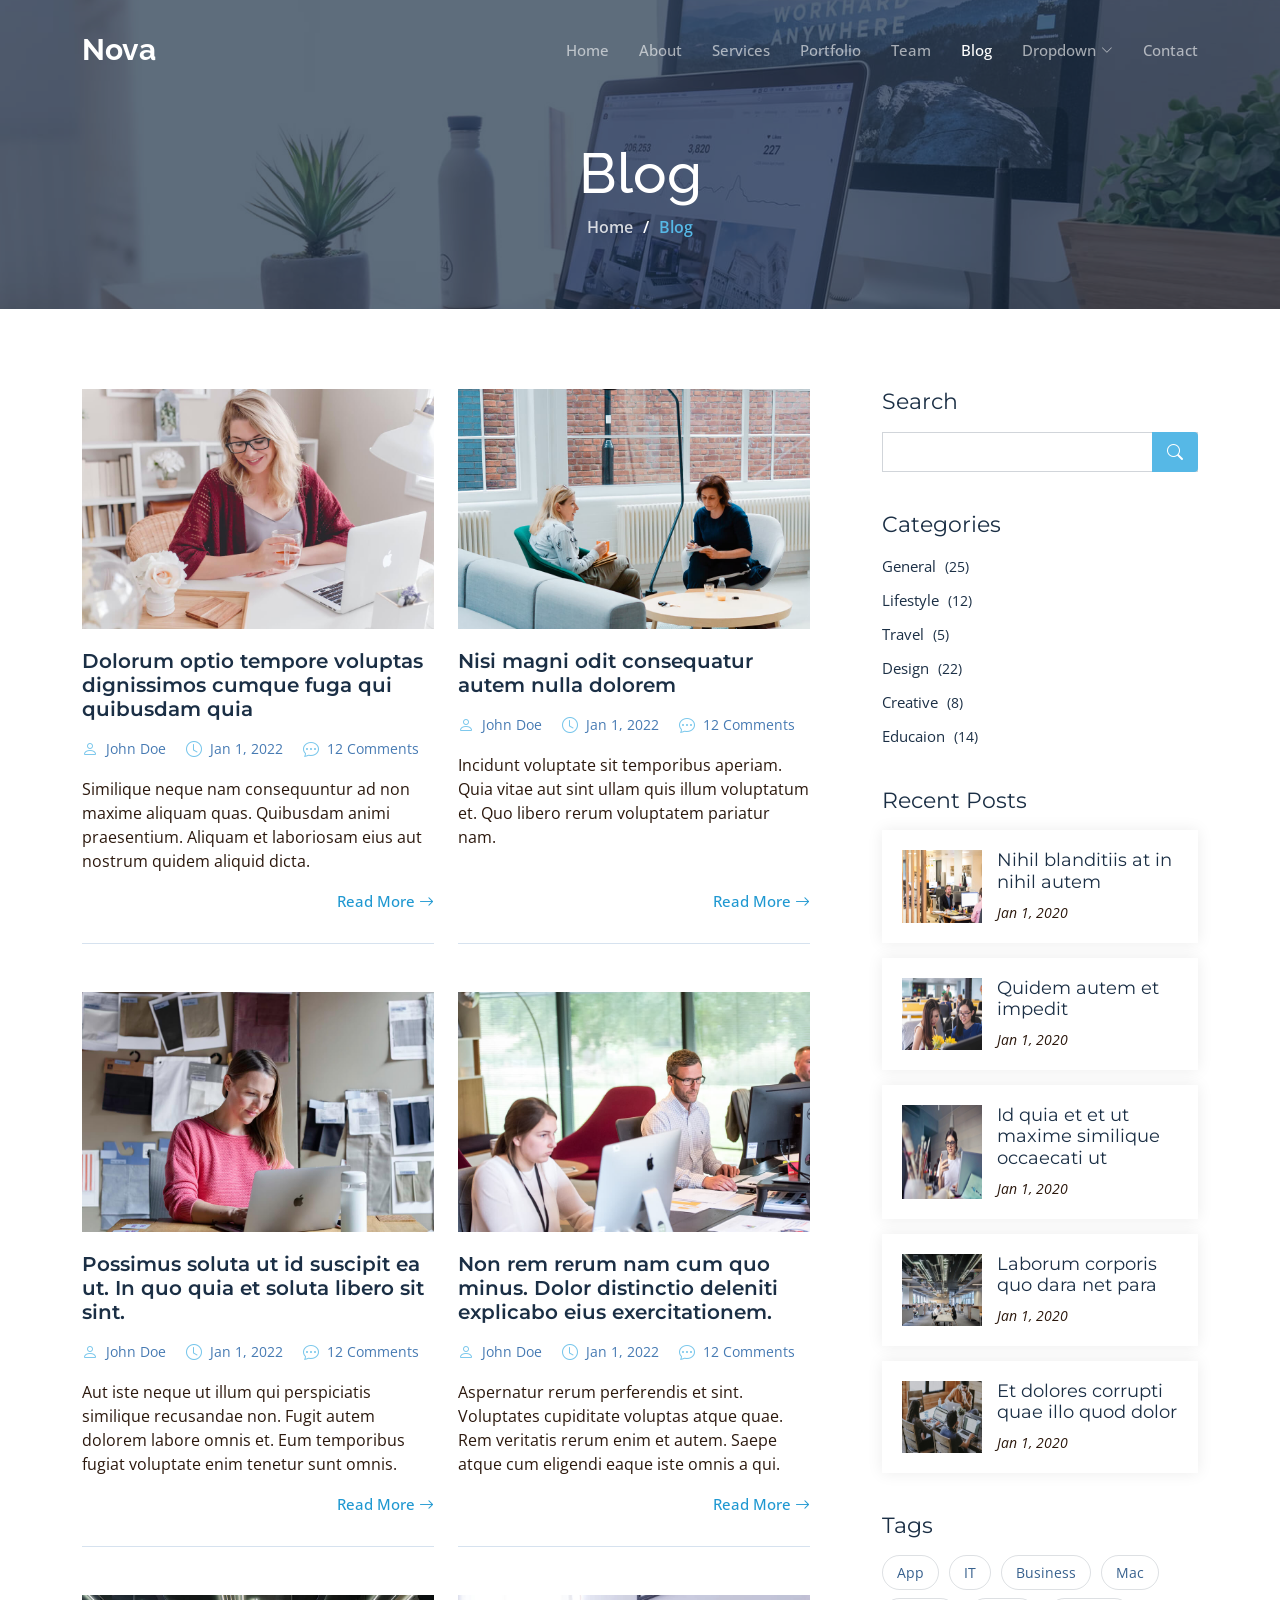
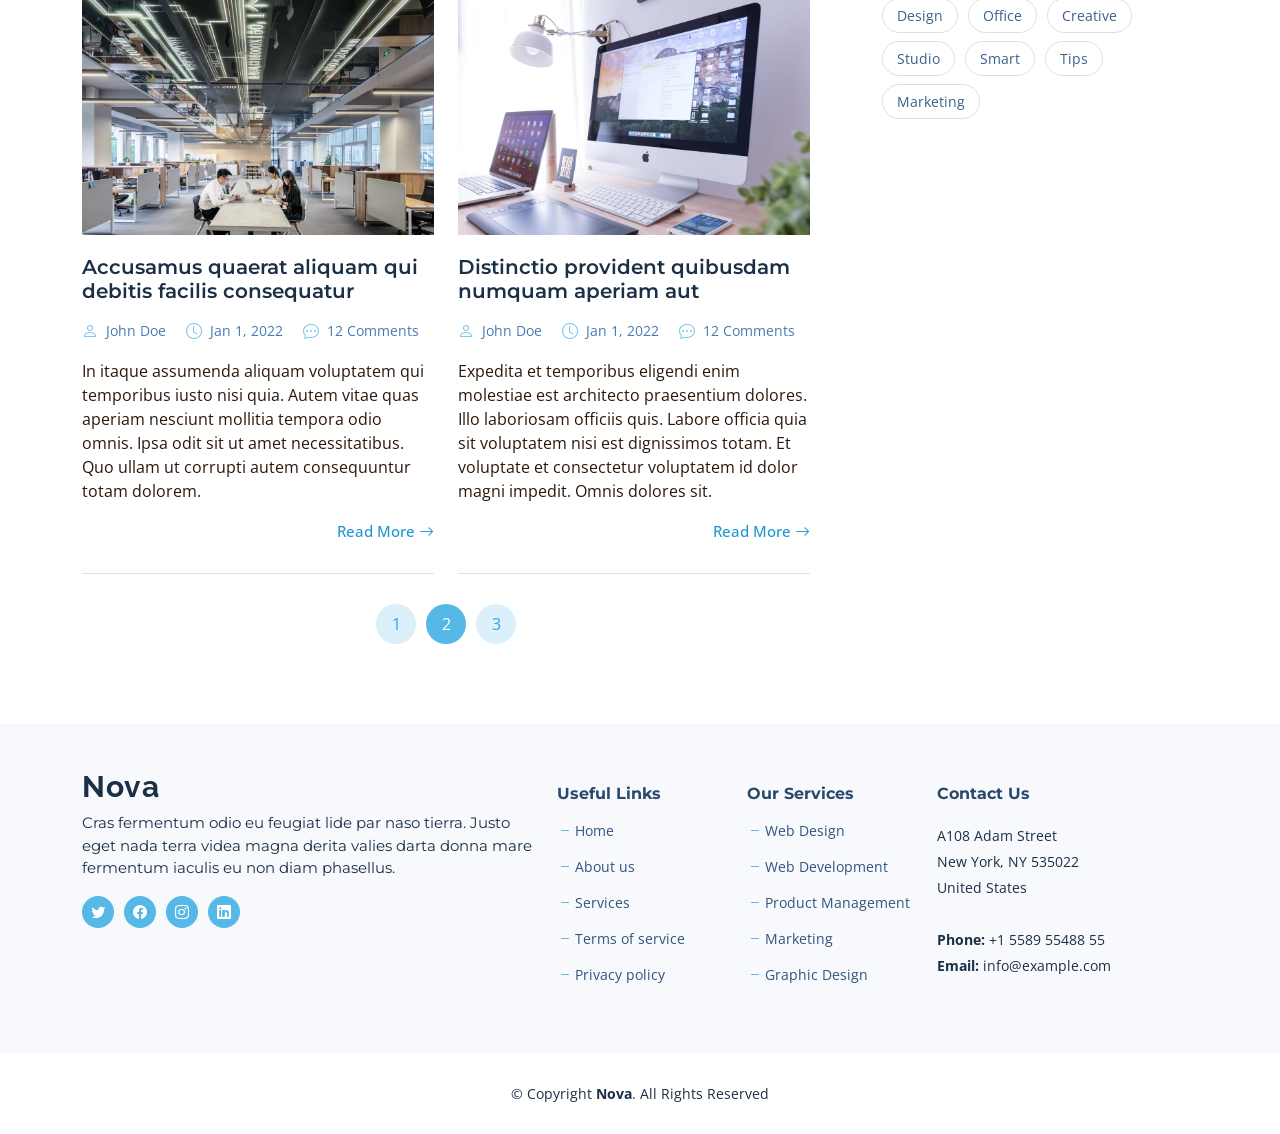
<file: blog.html>
<!DOCTYPE html>
<html lang="en">

<head>
  <meta charset="utf-8">
  <meta content="width=device-width, initial-scale=1.0" name="viewport">

  <title>Nova Bootstrap Template - Blog</title>
  <meta content="" name="description">
  <meta content="" name="keywords">

  <!-- Favicons -->
  <link href="assets/img/favicon.png" rel="icon">
  <link href="assets/img/apple-touch-icon.png" rel="apple-touch-icon">

  <!-- Google Fonts -->
  <link rel="preconnect" href="https://fonts.googleapis.com">
  <link rel="preconnect" href="https://fonts.gstatic.com" crossorigin>
  <link href="https://fonts.googleapis.com/css2?family=Open+Sans:ital,wght@0,300;0,400;0,500;0,600;0,700;1,300;1,400;1,600;1,700&family=Montserrat:ital,wght@0,300;0,400;0,500;0,600;0,700;1,300;1,400;1,500;1,600;1,700&family=Raleway:ital,wght@0,300;0,400;0,500;0,600;0,700;1,300;1,400;1,500;1,600;1,700&display=swap" rel="stylesheet">

  <!-- Vendor CSS Files -->
  <link href="assets/vendor/bootstrap/css/bootstrap.min.css" rel="stylesheet">
  <link href="assets/vendor/bootstrap-icons/bootstrap-icons.css" rel="stylesheet">
  <link href="assets/vendor/aos/aos.css" rel="stylesheet">
  <link href="assets/vendor/glightbox/css/glightbox.min.css" rel="stylesheet">
  <link href="assets/vendor/swiper/swiper-bundle.min.css" rel="stylesheet">
  <link href="assets/vendor/remixicon/remixicon.css" rel="stylesheet">

  <!-- Template Main CSS File -->
  <link href="assets/css/main.css" rel="stylesheet">

  <!-- =======================================================
  * Template Name: Nova
  * Updated: Jul 27 2023 with Bootstrap v5.3.1
  * Template URL: https://bootstrapmade.com/nova-bootstrap-business-template/
  * Author: BootstrapMade.com
  * License: https://bootstrapmade.com/license/
  ======================================================== -->
</head>

<body class="page-blog">

  <!-- ======= Header ======= -->
  <header id="header" class="header d-flex align-items-center fixed-top">
    <div class="container-fluid container-xl d-flex align-items-center justify-content-between">

      <a href="index.html" class="logo d-flex align-items-center">
        <!-- Uncomment the line below if you also wish to use an image logo -->
        <!-- <img src="assets/img/logo.png" alt=""> -->
        <h1 class="d-flex align-items-center">Nova</h1>
      </a>

      <i class="mobile-nav-toggle mobile-nav-show bi bi-list"></i>
      <i class="mobile-nav-toggle mobile-nav-hide d-none bi bi-x"></i>

      <nav id="navbar" class="navbar">
        <ul>
          <li><a href="index.html">Home</a></li>
          <li><a href="about.html">About</a></li>
          <li><a href="services.html">Services</a></li>
          <li><a href="portfolio.html">Portfolio</a></li>
          <li><a href="team.html">Team</a></li>
          <li><a href="blog.html" class="active">Blog</a></li>
          <li class="dropdown"><a href="#"><span>Dropdown</span> <i class="bi bi-chevron-down dropdown-indicator"></i></a>
            <ul>
              <li><a href="#">Dropdown 1</a></li>
              <li class="dropdown"><a href="#"><span>Deep Dropdown</span> <i class="bi bi-chevron-down dropdown-indicator"></i></a>
                <ul>
                  <li><a href="#">Deep Dropdown 1</a></li>
                  <li><a href="#">Deep Dropdown 2</a></li>
                  <li><a href="#">Deep Dropdown 3</a></li>
                  <li><a href="#">Deep Dropdown 4</a></li>
                  <li><a href="#">Deep Dropdown 5</a></li>
                </ul>
              </li>
              <li><a href="#">Dropdown 2</a></li>
              <li><a href="#">Dropdown 3</a></li>
              <li><a href="#">Dropdown 4</a></li>
            </ul>
          </li>
          <li><a href="contact.html">Contact</a></li>
        </ul>
      </nav><!-- .navbar -->

    </div>
  </header><!-- End Header -->

  <main id="main">

    <!-- ======= Breadcrumbs ======= -->
    <div class="breadcrumbs d-flex align-items-center" style="background-image: url('assets/img/blog-header.jpg');">
      <div class="container position-relative d-flex flex-column align-items-center">

        <h2>Blog</h2>
        <ol>
          <li><a href="index.html">Home</a></li>
          <li>Blog</li>
        </ol>

      </div>
    </div><!-- End Breadcrumbs -->

    <!-- ======= Blog Section ======= -->
    <section id="blog" class="blog">
      <div class="container" data-aos="fade-up">

        <div class="row g-5">

          <div class="col-lg-8" data-aos="fade-up" data-aos-delay="200">

            <div class="row gy-5 posts-list">

              <div class="col-lg-6">
                <article class="d-flex flex-column">

                  <div class="post-img">
                    <img src="assets/img/blog/blog-1.jpg" alt="" class="img-fluid">
                  </div>

                  <h2 class="title">
                    <a href="blog-details.html">Dolorum optio tempore voluptas dignissimos cumque fuga qui quibusdam quia</a>
                  </h2>

                  <div class="meta-top">
                    <ul>
                      <li class="d-flex align-items-center"><i class="bi bi-person"></i> <a href="blog-details.html">John Doe</a></li>
                      <li class="d-flex align-items-center"><i class="bi bi-clock"></i> <a href="blog-details.html"><time datetime="2022-01-01">Jan 1, 2022</time></a></li>
                      <li class="d-flex align-items-center"><i class="bi bi-chat-dots"></i> <a href="blog-details.html">12 Comments</a></li>
                    </ul>
                  </div>

                  <div class="content">
                    <p>
                      Similique neque nam consequuntur ad non maxime aliquam quas. Quibusdam animi praesentium. Aliquam et laboriosam eius aut nostrum quidem aliquid dicta.
                    </p>
                  </div>

                  <div class="read-more mt-auto align-self-end">
                    <a href="blog-details.html">Read More <i class="bi bi-arrow-right"></i></a>
                  </div>

                </article>
              </div><!-- End post list item -->

              <div class="col-lg-6">
                <article class="d-flex flex-column">

                  <div class="post-img">
                    <img src="assets/img/blog/blog-2.jpg" alt="" class="img-fluid">
                  </div>

                  <h2 class="title">
                    <a href="blog-details.html">Nisi magni odit consequatur autem nulla dolorem</a>
                  </h2>

                  <div class="meta-top">
                    <ul>
                      <li class="d-flex align-items-center"><i class="bi bi-person"></i> <a href="blog-details.html">John Doe</a></li>
                      <li class="d-flex align-items-center"><i class="bi bi-clock"></i> <a href="blog-details.html"><time datetime="2022-01-01">Jan 1, 2022</time></a></li>
                      <li class="d-flex align-items-center"><i class="bi bi-chat-dots"></i> <a href="blog-details.html">12 Comments</a></li>
                    </ul>
                  </div>

                  <div class="content">
                    <p>
                      Incidunt voluptate sit temporibus aperiam. Quia vitae aut sint ullam quis illum voluptatum et. Quo libero rerum voluptatem pariatur nam.
                    </p>
                  </div>

                  <div class="read-more mt-auto align-self-end">
                    <a href="blog-details.html">Read More <i class="bi bi-arrow-right"></i></a>
                  </div>

                </article>
              </div><!-- End post list item -->

              <div class="col-lg-6">
                <article class="d-flex flex-column">

                  <div class="post-img">
                    <img src="assets/img/blog/blog-3.jpg" alt="" class="img-fluid">
                  </div>

                  <h2 class="title">
                    <a href="blog-details.html">Possimus soluta ut id suscipit ea ut. In quo quia et soluta libero sit sint.</a>
                  </h2>

                  <div class="meta-top">
                    <ul>
                      <li class="d-flex align-items-center"><i class="bi bi-person"></i> <a href="blog-details.html">John Doe</a></li>
                      <li class="d-flex align-items-center"><i class="bi bi-clock"></i> <a href="blog-details.html"><time datetime="2022-01-01">Jan 1, 2022</time></a></li>
                      <li class="d-flex align-items-center"><i class="bi bi-chat-dots"></i> <a href="blog-details.html">12 Comments</a></li>
                    </ul>
                  </div>

                  <div class="content">
                    <p>
                      Aut iste neque ut illum qui perspiciatis similique recusandae non. Fugit autem dolorem labore omnis et. Eum temporibus fugiat voluptate enim tenetur sunt omnis.
                    </p>
                  </div>

                  <div class="read-more mt-auto align-self-end">
                    <a href="blog-details.html">Read More <i class="bi bi-arrow-right"></i></a>
                  </div>

                </article>
              </div><!-- End post list item -->

              <div class="col-lg-6">
                <article class="d-flex flex-column">

                  <div class="post-img">
                    <img src="assets/img/blog/blog-4.jpg" alt="" class="img-fluid">
                  </div>

                  <h2 class="title">
                    <a href="blog-details.html">Non rem rerum nam cum quo minus. Dolor distinctio deleniti explicabo eius exercitationem.</a>
                  </h2>

                  <div class="meta-top">
                    <ul>
                      <li class="d-flex align-items-center"><i class="bi bi-person"></i> <a href="blog-details.html">John Doe</a></li>
                      <li class="d-flex align-items-center"><i class="bi bi-clock"></i> <a href="blog-details.html"><time datetime="2022-01-01">Jan 1, 2022</time></a></li>
                      <li class="d-flex align-items-center"><i class="bi bi-chat-dots"></i> <a href="blog-details.html">12 Comments</a></li>
                    </ul>
                  </div>

                  <div class="content">
                    <p>
                      Aspernatur rerum perferendis et sint. Voluptates cupiditate voluptas atque quae. Rem veritatis rerum enim et autem. Saepe atque cum eligendi eaque iste omnis a qui.
                    </p>
                  </div>

                  <div class="read-more mt-auto align-self-end">
                    <a href="blog-details.html">Read More <i class="bi bi-arrow-right"></i></a>
                  </div>

                </article>
              </div><!-- End post list item -->

              <div class="col-lg-6">
                <article class="d-flex flex-column">

                  <div class="post-img">
                    <img src="assets/img/blog/blog-5.jpg" alt="" class="img-fluid">
                  </div>

                  <h2 class="title">
                    <a href="blog-details.html">Accusamus quaerat aliquam qui debitis facilis consequatur</a>
                  </h2>

                  <div class="meta-top">
                    <ul>
                      <li class="d-flex align-items-center"><i class="bi bi-person"></i> <a href="blog-details.html">John Doe</a></li>
                      <li class="d-flex align-items-center"><i class="bi bi-clock"></i> <a href="blog-details.html"><time datetime="2022-01-01">Jan 1, 2022</time></a></li>
                      <li class="d-flex align-items-center"><i class="bi bi-chat-dots"></i> <a href="blog-details.html">12 Comments</a></li>
                    </ul>
                  </div>

                  <div class="content">
                    <p>
                      In itaque assumenda aliquam voluptatem qui temporibus iusto nisi quia. Autem vitae quas aperiam nesciunt mollitia tempora odio omnis. Ipsa odit sit ut amet necessitatibus. Quo ullam ut corrupti autem consequuntur totam dolorem.
                    </p>
                  </div>

                  <div class="read-more mt-auto align-self-end">
                    <a href="blog-details.html">Read More <i class="bi bi-arrow-right"></i></a>
                  </div>

                </article>
              </div><!-- End post list item -->

              <div class="col-lg-6">
                <article class="d-flex flex-column">

                  <div class="post-img">
                    <img src="assets/img/blog/blog-6.jpg" alt="" class="img-fluid">
                  </div>

                  <h2 class="title">
                    <a href="blog-details.html">Distinctio provident quibusdam numquam aperiam aut</a>
                  </h2>

                  <div class="meta-top">
                    <ul>
                      <li class="d-flex align-items-center"><i class="bi bi-person"></i> <a href="blog-details.html">John Doe</a></li>
                      <li class="d-flex align-items-center"><i class="bi bi-clock"></i> <a href="blog-details.html"><time datetime="2022-01-01">Jan 1, 2022</time></a></li>
                      <li class="d-flex align-items-center"><i class="bi bi-chat-dots"></i> <a href="blog-details.html">12 Comments</a></li>
                    </ul>
                  </div>

                  <div class="content">
                    <p>
                      Expedita et temporibus eligendi enim molestiae est architecto praesentium dolores. Illo laboriosam officiis quis. Labore officia quia sit voluptatem nisi est dignissimos totam. Et voluptate et consectetur voluptatem id dolor magni impedit. Omnis dolores sit.
                    </p>
                  </div>

                  <div class="read-more mt-auto align-self-end">
                    <a href="blog-details.html">Read More <i class="bi bi-arrow-right"></i></a>
                  </div>

                </article>
              </div><!-- End post list item -->

            </div><!-- End blog posts list -->

            <div class="blog-pagination">
              <ul class="justify-content-center">
                <li><a href="#">1</a></li>
                <li class="active"><a href="#">2</a></li>
                <li><a href="#">3</a></li>
              </ul>
            </div><!-- End blog pagination -->

          </div>

          <div class="col-lg-4" data-aos="fade-up" data-aos-delay="400">

            <div class="sidebar ps-lg-4">

              <div class="sidebar-item search-form">
                <h3 class="sidebar-title">Search</h3>
                <form action="" class="mt-3">
                  <input type="text">
                  <button type="submit"><i class="bi bi-search"></i></button>
                </form>
              </div><!-- End sidebar search formn-->

              <div class="sidebar-item categories">
                <h3 class="sidebar-title">Categories</h3>
                <ul class="mt-3">
                  <li><a href="#">General <span>(25)</span></a></li>
                  <li><a href="#">Lifestyle <span>(12)</span></a></li>
                  <li><a href="#">Travel <span>(5)</span></a></li>
                  <li><a href="#">Design <span>(22)</span></a></li>
                  <li><a href="#">Creative <span>(8)</span></a></li>
                  <li><a href="#">Educaion <span>(14)</span></a></li>
                </ul>
              </div><!-- End sidebar categories-->

              <div class="sidebar-item recent-posts">
                <h3 class="sidebar-title">Recent Posts</h3>

                <div class="mt-3">

                  <div class="post-item mt-3">
                    <img src="assets/img/blog/blog-recent-1.jpg" alt="" class="flex-shrink-0">
                    <div>
                      <h4><a href="blog-post.html">Nihil blanditiis at in nihil autem</a></h4>
                      <time datetime="2020-01-01">Jan 1, 2020</time>
                    </div>
                  </div><!-- End recent post item-->

                  <div class="post-item">
                    <img src="assets/img/blog/blog-recent-2.jpg" alt="" class="flex-shrink-0">
                    <div>
                      <h4><a href="blog-post.html">Quidem autem et impedit</a></h4>
                      <time datetime="2020-01-01">Jan 1, 2020</time>
                    </div>
                  </div><!-- End recent post item-->

                  <div class="post-item">
                    <img src="assets/img/blog/blog-recent-3.jpg" alt="" class="flex-shrink-0">
                    <div>
                      <h4><a href="blog-post.html">Id quia et et ut maxime similique occaecati ut</a></h4>
                      <time datetime="2020-01-01">Jan 1, 2020</time>
                    </div>
                  </div><!-- End recent post item-->

                  <div class="post-item">
                    <img src="assets/img/blog/blog-recent-4.jpg" alt="" class="flex-shrink-0">
                    <div>
                      <h4><a href="blog-post.html">Laborum corporis quo dara net para</a></h4>
                      <time datetime="2020-01-01">Jan 1, 2020</time>
                    </div>
                  </div><!-- End recent post item-->

                  <div class="post-item">
                    <img src="assets/img/blog/blog-recent-5.jpg" alt="" class="flex-shrink-0">
                    <div>
                      <h4><a href="blog-post.html">Et dolores corrupti quae illo quod dolor</a></h4>
                      <time datetime="2020-01-01">Jan 1, 2020</time>
                    </div>
                  </div><!-- End recent post item-->

                </div>

              </div><!-- End sidebar recent posts-->

              <div class="sidebar-item tags">
                <h3 class="sidebar-title">Tags</h3>
                <ul class="mt-3">
                  <li><a href="#">App</a></li>
                  <li><a href="#">IT</a></li>
                  <li><a href="#">Business</a></li>
                  <li><a href="#">Mac</a></li>
                  <li><a href="#">Design</a></li>
                  <li><a href="#">Office</a></li>
                  <li><a href="#">Creative</a></li>
                  <li><a href="#">Studio</a></li>
                  <li><a href="#">Smart</a></li>
                  <li><a href="#">Tips</a></li>
                  <li><a href="#">Marketing</a></li>
                </ul>
              </div><!-- End sidebar tags-->

            </div><!-- End Blog Sidebar -->

          </div>

        </div>

      </div>
    </section><!-- End Blog Section -->

  </main><!-- End #main -->

  <!-- ======= Footer ======= -->
  <footer id="footer" class="footer">

    <div class="footer-content">
      <div class="container">
        <div class="row gy-4">
          <div class="col-lg-5 col-md-12 footer-info">
            <a href="index.html" class="logo d-flex align-items-center">
              <span>Nova</span>
            </a>
            <p>Cras fermentum odio eu feugiat lide par naso tierra. Justo eget nada terra videa magna derita valies darta donna mare fermentum iaculis eu non diam phasellus.</p>
            <div class="social-links d-flex  mt-3">
              <a href="#" class="twitter"><i class="bi bi-twitter"></i></a>
              <a href="#" class="facebook"><i class="bi bi-facebook"></i></a>
              <a href="#" class="instagram"><i class="bi bi-instagram"></i></a>
              <a href="#" class="linkedin"><i class="bi bi-linkedin"></i></a>
            </div>
          </div>

          <div class="col-lg-2 col-6 footer-links">
            <h4>Useful Links</h4>
            <ul>
              <li><i class="bi bi-dash"></i> <a href="#">Home</a></li>
              <li><i class="bi bi-dash"></i> <a href="#">About us</a></li>
              <li><i class="bi bi-dash"></i> <a href="#">Services</a></li>
              <li><i class="bi bi-dash"></i> <a href="#">Terms of service</a></li>
              <li><i class="bi bi-dash"></i> <a href="#">Privacy policy</a></li>
            </ul>
          </div>

          <div class="col-lg-2 col-6 footer-links">
            <h4>Our Services</h4>
            <ul>
              <li><i class="bi bi-dash"></i> <a href="#">Web Design</a></li>
              <li><i class="bi bi-dash"></i> <a href="#">Web Development</a></li>
              <li><i class="bi bi-dash"></i> <a href="#">Product Management</a></li>
              <li><i class="bi bi-dash"></i> <a href="#">Marketing</a></li>
              <li><i class="bi bi-dash"></i> <a href="#">Graphic Design</a></li>
            </ul>
          </div>

          <div class="col-lg-3 col-md-12 footer-contact text-center text-md-start">
            <h4>Contact Us</h4>
            <p>
              A108 Adam Street <br>
              New York, NY 535022<br>
              United States <br><br>
              <strong>Phone:</strong> +1 5589 55488 55<br>
              <strong>Email:</strong> info@example.com<br>
            </p>

          </div>

        </div>
      </div>
    </div>

    <div class="footer-legal">
      <div class="container">
        <div class="copyright">
          &copy; Copyright <strong><span>Nova</span></strong>. All Rights Reserved
        </div>
        
      </div>
    </div>
  </footer><!-- End Footer --><!-- End Footer -->

  <a href="#" class="scroll-top d-flex align-items-center justify-content-center"><i class="bi bi-arrow-up-short"></i></a>

  <div id="preloader"></div>

  <!-- Vendor JS Files -->
  <script src="assets/vendor/bootstrap/js/bootstrap.bundle.min.js"></script>
  <script src="assets/vendor/aos/aos.js"></script>
  <script src="assets/vendor/glightbox/js/glightbox.min.js"></script>
  <script src="assets/vendor/swiper/swiper-bundle.min.js"></script>
  <script src="assets/vendor/isotope-layout/isotope.pkgd.min.js"></script>
  <script src="assets/vendor/php-email-form/validate.js"></script>

  <!-- Template Main JS File -->
  <script src="assets/js/main.js"></script>

</body>

</html>
</file>
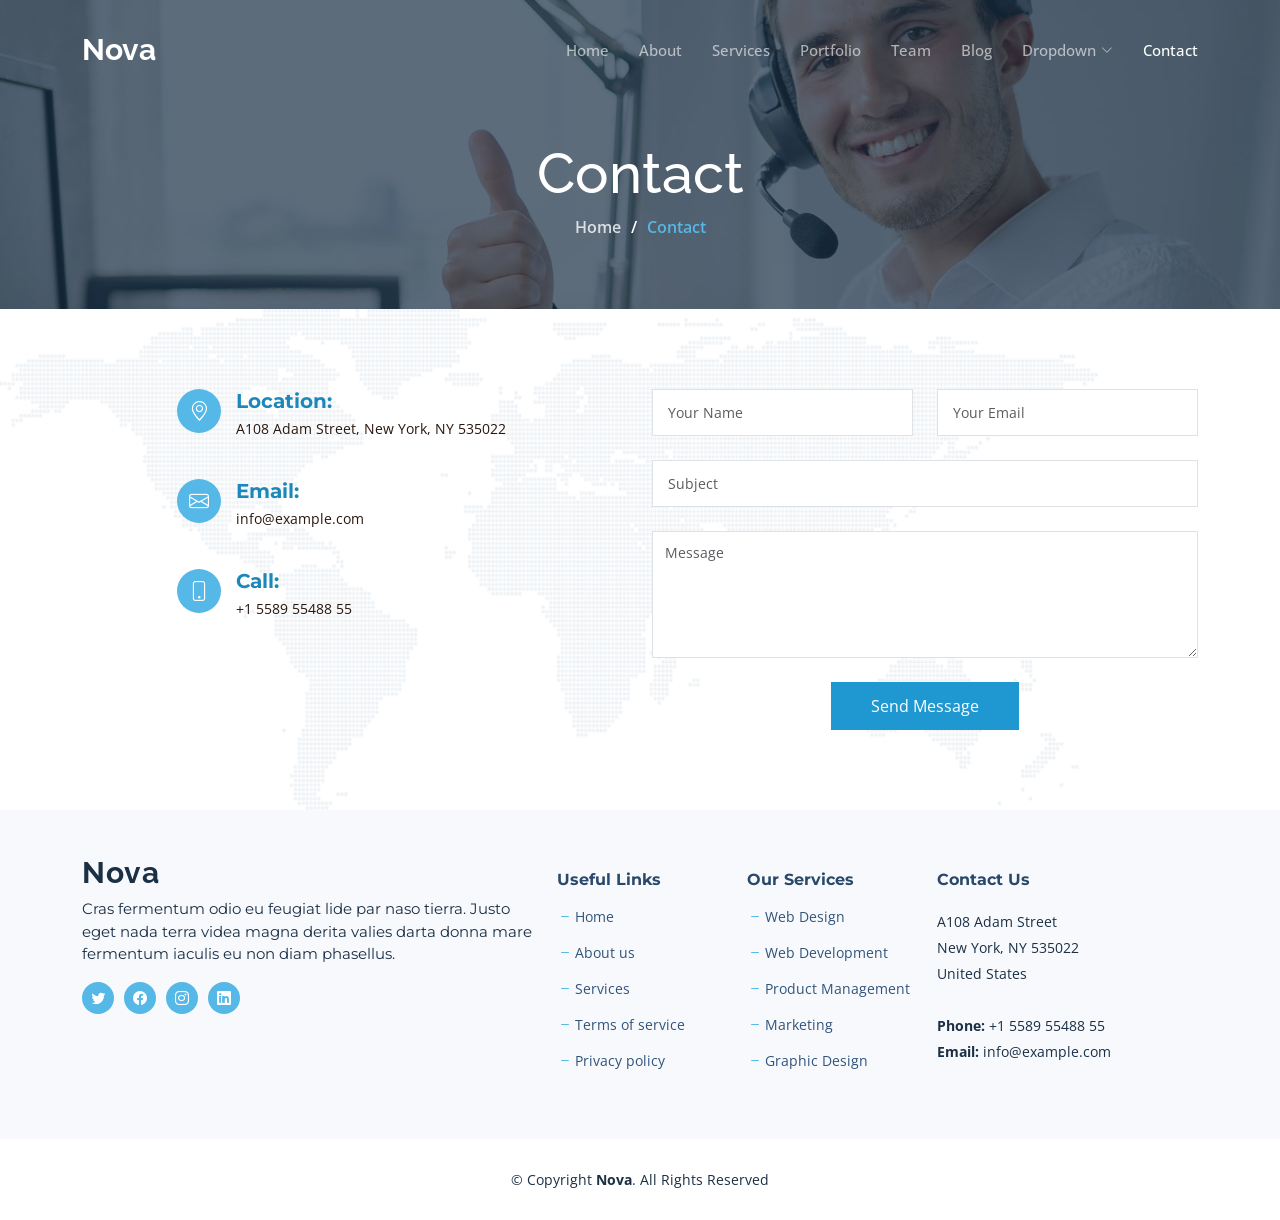
<file: contact.html>
<!DOCTYPE html>
<html lang="en">

<head>
  <meta charset="utf-8">
  <meta content="width=device-width, initial-scale=1.0" name="viewport">

  <title>Nova Bootstrap Template - Contact</title>
  <meta content="" name="description">
  <meta content="" name="keywords">

  <!-- Favicons -->
  <link href="assets/img/favicon.png" rel="icon">
  <link href="assets/img/apple-touch-icon.png" rel="apple-touch-icon">

  <!-- Google Fonts -->
  <link rel="preconnect" href="https://fonts.googleapis.com">
  <link rel="preconnect" href="https://fonts.gstatic.com" crossorigin>
  <link href="https://fonts.googleapis.com/css2?family=Open+Sans:ital,wght@0,300;0,400;0,500;0,600;0,700;1,300;1,400;1,600;1,700&family=Montserrat:ital,wght@0,300;0,400;0,500;0,600;0,700;1,300;1,400;1,500;1,600;1,700&family=Raleway:ital,wght@0,300;0,400;0,500;0,600;0,700;1,300;1,400;1,500;1,600;1,700&display=swap" rel="stylesheet">

  <!-- Vendor CSS Files -->
  <link href="assets/vendor/bootstrap/css/bootstrap.min.css" rel="stylesheet">
  <link href="assets/vendor/bootstrap-icons/bootstrap-icons.css" rel="stylesheet">
  <link href="assets/vendor/aos/aos.css" rel="stylesheet">
  <link href="assets/vendor/glightbox/css/glightbox.min.css" rel="stylesheet">
  <link href="assets/vendor/swiper/swiper-bundle.min.css" rel="stylesheet">
  <link href="assets/vendor/remixicon/remixicon.css" rel="stylesheet">

  <!-- Template Main CSS File -->
  <link href="assets/css/main.css" rel="stylesheet">

  <!-- =======================================================
  * Template Name: Nova
  * Updated: Jul 27 2023 with Bootstrap v5.3.1
  * Template URL: https://bootstrapmade.com/nova-bootstrap-business-template/
  * Author: BootstrapMade.com
  * License: https://bootstrapmade.com/license/
  ======================================================== -->
</head>

<body class="page-contact">

  <!-- ======= Header ======= -->
  <header id="header" class="header d-flex align-items-center fixed-top">
    <div class="container-fluid container-xl d-flex align-items-center justify-content-between">

      <a href="index.html" class="logo d-flex align-items-center">
        <!-- Uncomment the line below if you also wish to use an image logo -->
        <!-- <img src="assets/img/logo.png" alt=""> -->
        <h1 class="d-flex align-items-center">Nova</h1>
      </a>

      <i class="mobile-nav-toggle mobile-nav-show bi bi-list"></i>
      <i class="mobile-nav-toggle mobile-nav-hide d-none bi bi-x"></i>

      <nav id="navbar" class="navbar">
        <ul>
          <li><a href="index.html">Home</a></li>
          <li><a href="about.html">About</a></li>
          <li><a href="services.html">Services</a></li>
          <li><a href="portfolio.html">Portfolio</a></li>
          <li><a href="team.html">Team</a></li>
          <li><a href="blog.html">Blog</a></li>
          <li class="dropdown"><a href="#"><span>Dropdown</span> <i class="bi bi-chevron-down dropdown-indicator"></i></a>
            <ul>
              <li><a href="#">Dropdown 1</a></li>
              <li class="dropdown"><a href="#"><span>Deep Dropdown</span> <i class="bi bi-chevron-down dropdown-indicator"></i></a>
                <ul>
                  <li><a href="#">Deep Dropdown 1</a></li>
                  <li><a href="#">Deep Dropdown 2</a></li>
                  <li><a href="#">Deep Dropdown 3</a></li>
                  <li><a href="#">Deep Dropdown 4</a></li>
                  <li><a href="#">Deep Dropdown 5</a></li>
                </ul>
              </li>
              <li><a href="#">Dropdown 2</a></li>
              <li><a href="#">Dropdown 3</a></li>
              <li><a href="#">Dropdown 4</a></li>
            </ul>
          </li>
          <li><a href="contact.html" class="active">Contact</a></li>
        </ul>
      </nav><!-- .navbar -->

    </div>
  </header><!-- End Header -->

  <main id="main">

    <!-- ======= Breadcrumbs ======= -->
    <div class="breadcrumbs d-flex align-items-center" style="background-image: url('assets/img/contact-header.jpg');">
      <div class="container position-relative d-flex flex-column align-items-center">

        <h2>Contact</h2>
        <ol>
          <li><a href="index.html">Home</a></li>
          <li>Contact</li>
        </ol>

      </div>
    </div><!-- End Breadcrumbs -->

    <!-- ======= Contact Section ======= -->
    <section id="contact" class="contact">
      <div class="container position-relative" data-aos="fade-up">

        <div class="row gy-4 d-flex justify-content-end">

          <div class="col-lg-5" data-aos="fade-up" data-aos-delay="100">

            <div class="info-item d-flex">
              <i class="bi bi-geo-alt flex-shrink-0"></i>
              <div>
                <h4>Location:</h4>
                <p>A108 Adam Street, New York, NY 535022</p>
              </div>
            </div><!-- End Info Item -->

            <div class="info-item d-flex">
              <i class="bi bi-envelope flex-shrink-0"></i>
              <div>
                <h4>Email:</h4>
                <p>info@example.com</p>
              </div>
            </div><!-- End Info Item -->

            <div class="info-item d-flex">
              <i class="bi bi-phone flex-shrink-0"></i>
              <div>
                <h4>Call:</h4>
                <p>+1 5589 55488 55</p>
              </div>
            </div><!-- End Info Item -->

          </div>

          <div class="col-lg-6" data-aos="fade-up" data-aos-delay="250">

            <form action="forms/contact.php" method="post" role="form" class="php-email-form">
              <div class="row">
                <div class="col-md-6 form-group">
                  <input type="text" name="name" class="form-control" id="name" placeholder="Your Name" required>
                </div>
                <div class="col-md-6 form-group mt-3 mt-md-0">
                  <input type="email" class="form-control" name="email" id="email" placeholder="Your Email" required>
                </div>
              </div>
              <div class="form-group mt-3">
                <input type="text" class="form-control" name="subject" id="subject" placeholder="Subject" required>
              </div>
              <div class="form-group mt-3">
                <textarea class="form-control" name="message" rows="5" placeholder="Message" required></textarea>
              </div>
              <div class="my-3">
                <div class="loading">Loading</div>
                <div class="error-message"></div>
                <div class="sent-message">Your message has been sent. Thank you!</div>
              </div>
              <div class="text-center"><button type="submit">Send Message</button></div>
            </form>

          </div><!-- End Contact Form -->

        </div>

      </div>
    </section><!-- End Contact Section -->

  </main><!-- End #main -->

  <!-- ======= Footer ======= -->
  <footer id="footer" class="footer">

    <div class="footer-content">
      <div class="container">
        <div class="row gy-4">
          <div class="col-lg-5 col-md-12 footer-info">
            <a href="index.html" class="logo d-flex align-items-center">
              <span>Nova</span>
            </a>
            <p>Cras fermentum odio eu feugiat lide par naso tierra. Justo eget nada terra videa magna derita valies darta donna mare fermentum iaculis eu non diam phasellus.</p>
            <div class="social-links d-flex  mt-3">
              <a href="#" class="twitter"><i class="bi bi-twitter"></i></a>
              <a href="#" class="facebook"><i class="bi bi-facebook"></i></a>
              <a href="#" class="instagram"><i class="bi bi-instagram"></i></a>
              <a href="#" class="linkedin"><i class="bi bi-linkedin"></i></a>
            </div>
          </div>

          <div class="col-lg-2 col-6 footer-links">
            <h4>Useful Links</h4>
            <ul>
              <li><i class="bi bi-dash"></i> <a href="#">Home</a></li>
              <li><i class="bi bi-dash"></i> <a href="#">About us</a></li>
              <li><i class="bi bi-dash"></i> <a href="#">Services</a></li>
              <li><i class="bi bi-dash"></i> <a href="#">Terms of service</a></li>
              <li><i class="bi bi-dash"></i> <a href="#">Privacy policy</a></li>
            </ul>
          </div>

          <div class="col-lg-2 col-6 footer-links">
            <h4>Our Services</h4>
            <ul>
              <li><i class="bi bi-dash"></i> <a href="#">Web Design</a></li>
              <li><i class="bi bi-dash"></i> <a href="#">Web Development</a></li>
              <li><i class="bi bi-dash"></i> <a href="#">Product Management</a></li>
              <li><i class="bi bi-dash"></i> <a href="#">Marketing</a></li>
              <li><i class="bi bi-dash"></i> <a href="#">Graphic Design</a></li>
            </ul>
          </div>

          <div class="col-lg-3 col-md-12 footer-contact text-center text-md-start">
            <h4>Contact Us</h4>
            <p>
              A108 Adam Street <br>
              New York, NY 535022<br>
              United States <br><br>
              <strong>Phone:</strong> +1 5589 55488 55<br>
              <strong>Email:</strong> info@example.com<br>
            </p>

          </div>

        </div>
      </div>
    </div>

    <div class="footer-legal">
      <div class="container">
        <div class="copyright">
          &copy; Copyright <strong><span>Nova</span></strong>. All Rights Reserved
        </div>
        
      </div>
    </div>
  </footer><!-- End Footer --><!-- End Footer -->

  <a href="#" class="scroll-top d-flex align-items-center justify-content-center"><i class="bi bi-arrow-up-short"></i></a>

  <div id="preloader"></div>

  <!-- Vendor JS Files -->
  <script src="assets/vendor/bootstrap/js/bootstrap.bundle.min.js"></script>
  <script src="assets/vendor/aos/aos.js"></script>
  <script src="assets/vendor/glightbox/js/glightbox.min.js"></script>
  <script src="assets/vendor/swiper/swiper-bundle.min.js"></script>
  <script src="assets/vendor/isotope-layout/isotope.pkgd.min.js"></script>
  <script src="assets/vendor/php-email-form/validate.js"></script>

  <!-- Template Main JS File -->
  <script src="assets/js/main.js"></script>

</body>

</html>
</file>
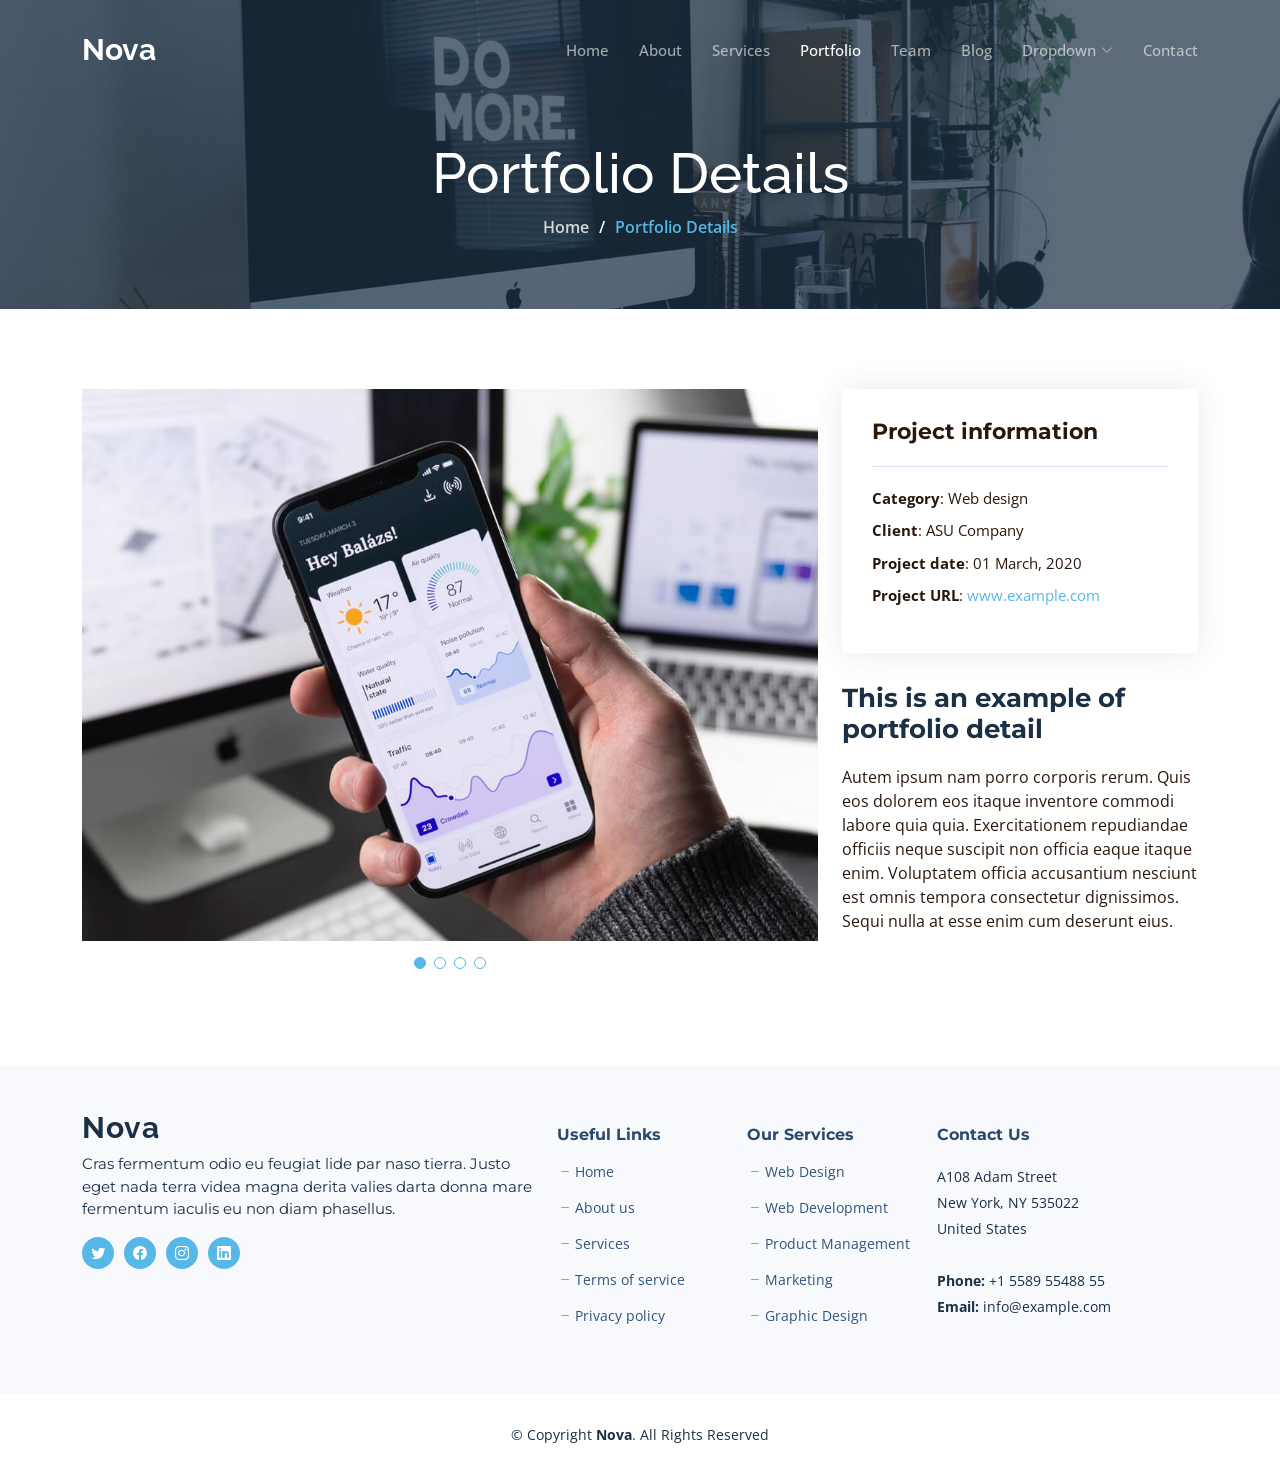
<file: portfolio-details.html>
<!DOCTYPE html>
<html lang="en">

<head>
  <meta charset="utf-8">
  <meta content="width=device-width, initial-scale=1.0" name="viewport">

  <title>Portfolio Details - HeroBiz Bootstrap Template</title>
  <meta content="" name="description">
  <meta content="" name="keywords">

  <!-- Favicons -->
  <link href="assets/img/favicon.png" rel="icon">
  <link href="assets/img/apple-touch-icon.png" rel="apple-touch-icon">

  <!-- Google Fonts -->
  <link rel="preconnect" href="https://fonts.googleapis.com">
  <link rel="preconnect" href="https://fonts.gstatic.com" crossorigin>
  <link href="https://fonts.googleapis.com/css2?family=Open+Sans:ital,wght@0,300;0,400;0,500;0,600;0,700;1,300;1,400;1,600;1,700&family=Montserrat:ital,wght@0,300;0,400;0,500;0,600;0,700;1,300;1,400;1,500;1,600;1,700&family=Raleway:ital,wght@0,300;0,400;0,500;0,600;0,700;1,300;1,400;1,500;1,600;1,700&display=swap" rel="stylesheet">

  <!-- Vendor CSS Files -->
  <link href="assets/vendor/bootstrap/css/bootstrap.min.css" rel="stylesheet">
  <link href="assets/vendor/bootstrap-icons/bootstrap-icons.css" rel="stylesheet">
  <link href="assets/vendor/aos/aos.css" rel="stylesheet">
  <link href="assets/vendor/glightbox/css/glightbox.min.css" rel="stylesheet">
  <link href="assets/vendor/swiper/swiper-bundle.min.css" rel="stylesheet">
  <link href="assets/vendor/remixicon/remixicon.css" rel="stylesheet">

  <!-- Template Main CSS File -->
  <link href="assets/css/main.css" rel="stylesheet">

  <!-- =======================================================
  * Template Name: Nova
  * Updated: Jul 27 2023 with Bootstrap v5.3.1
  * Template URL: https://bootstrapmade.com/nova-bootstrap-business-template/
  * Author: BootstrapMade.com
  * License: https://bootstrapmade.com/license/
  ======================================================== -->
</head>

<body class="page-portfolio">

  <!-- ======= Header ======= -->
  <header id="header" class="header d-flex align-items-center fixed-top">
    <div class="container-fluid container-xl d-flex align-items-center justify-content-between">

      <a href="index.html" class="logo d-flex align-items-center">
        <!-- Uncomment the line below if you also wish to use an image logo -->
        <!-- <img src="assets/img/logo.png" alt=""> -->
        <h1 class="d-flex align-items-center">Nova</h1>
      </a>

      <i class="mobile-nav-toggle mobile-nav-show bi bi-list"></i>
      <i class="mobile-nav-toggle mobile-nav-hide d-none bi bi-x"></i>

      <nav id="navbar" class="navbar">
        <ul>
          <li><a href="index.html">Home</a></li>
          <li><a href="about.html">About</a></li>
          <li><a href="services.html">Services</a></li>
          <li><a href="portfolio.html" class="active">Portfolio</a></li>
          <li><a href="team.html">Team</a></li>
          <li><a href="blog.html">Blog</a></li>
          <li class="dropdown"><a href="#"><span>Dropdown</span> <i class="bi bi-chevron-down dropdown-indicator"></i></a>
            <ul>
              <li><a href="#">Dropdown 1</a></li>
              <li class="dropdown"><a href="#"><span>Deep Dropdown</span> <i class="bi bi-chevron-down dropdown-indicator"></i></a>
                <ul>
                  <li><a href="#">Deep Dropdown 1</a></li>
                  <li><a href="#">Deep Dropdown 2</a></li>
                  <li><a href="#">Deep Dropdown 3</a></li>
                  <li><a href="#">Deep Dropdown 4</a></li>
                  <li><a href="#">Deep Dropdown 5</a></li>
                </ul>
              </li>
              <li><a href="#">Dropdown 2</a></li>
              <li><a href="#">Dropdown 3</a></li>
              <li><a href="#">Dropdown 4</a></li>
            </ul>
          </li>
          <li><a href="contact.html">Contact</a></li>
        </ul>
      </nav><!-- .navbar -->

    </div>
  </header><!-- End Header -->

  <main id="main">

    <!-- ======= Breadcrumbs ======= -->
    <div class="breadcrumbs d-flex align-items-center" style="background-image: url('assets/img/portfolio-header.jpg');">
      <div class="container position-relative d-flex flex-column align-items-center">

        <h2>Portfolio Details</h2>
        <ol>
          <li><a href="index.html">Home</a></li>
          <li>Portfolio Details</li>
        </ol>

      </div>
    </div><!-- End Breadcrumbs -->

    <!-- ======= Portfolio Details Section ======= -->
    <section id="portfolio-details" class="portfolio-details">
      <div class="container" data-aos="fade-up">

        <div class="row gy-4">

          <div class="col-lg-8">
            <div class="slides-1 portfolio-details-slider swiper">
              <div class="swiper-wrapper align-items-center">

                <div class="swiper-slide">
                  <img src="assets/img/portfolio/app-1.jpg" alt="">
                </div>

                <div class="swiper-slide">
                  <img src="assets/img/portfolio/product-1.jpg" alt="">
                </div>

                <div class="swiper-slide">
                  <img src="assets/img/portfolio/branding-1.jpg" alt="">
                </div>

                <div class="swiper-slide">
                  <img src="assets/img/portfolio/books-1.jpg" alt="">
                </div>

              </div>
              <div class="swiper-pagination"></div>
            </div>
          </div>

          <div class="col-lg-4">
            <div class="portfolio-info">
              <h3>Project information</h3>
              <ul>
                <li><strong>Category</strong>: Web design</li>
                <li><strong>Client</strong>: ASU Company</li>
                <li><strong>Project date</strong>: 01 March, 2020</li>
                <li><strong>Project URL</strong>: <a href="#">www.example.com</a></li>
              </ul>
            </div>
            <div class="portfolio-description">
              <h2>This is an example of portfolio detail</h2>
              <p>
                Autem ipsum nam porro corporis rerum. Quis eos dolorem eos itaque inventore commodi labore quia quia. Exercitationem repudiandae officiis neque suscipit non officia eaque itaque enim. Voluptatem officia accusantium nesciunt est omnis tempora consectetur dignissimos. Sequi nulla at esse enim cum deserunt eius.
              </p>
            </div>
          </div>

        </div>

      </div>
    </section><!-- End Portfolio Details Section -->

  </main><!-- End #main -->

  <!-- ======= Footer ======= -->
  <footer id="footer" class="footer">

    <div class="footer-content">
      <div class="container">
        <div class="row gy-4">
          <div class="col-lg-5 col-md-12 footer-info">
            <a href="index.html" class="logo d-flex align-items-center">
              <span>Nova</span>
            </a>
            <p>Cras fermentum odio eu feugiat lide par naso tierra. Justo eget nada terra videa magna derita valies darta donna mare fermentum iaculis eu non diam phasellus.</p>
            <div class="social-links d-flex  mt-3">
              <a href="#" class="twitter"><i class="bi bi-twitter"></i></a>
              <a href="#" class="facebook"><i class="bi bi-facebook"></i></a>
              <a href="#" class="instagram"><i class="bi bi-instagram"></i></a>
              <a href="#" class="linkedin"><i class="bi bi-linkedin"></i></a>
            </div>
          </div>

          <div class="col-lg-2 col-6 footer-links">
            <h4>Useful Links</h4>
            <ul>
              <li><i class="bi bi-dash"></i> <a href="#">Home</a></li>
              <li><i class="bi bi-dash"></i> <a href="#">About us</a></li>
              <li><i class="bi bi-dash"></i> <a href="#">Services</a></li>
              <li><i class="bi bi-dash"></i> <a href="#">Terms of service</a></li>
              <li><i class="bi bi-dash"></i> <a href="#">Privacy policy</a></li>
            </ul>
          </div>

          <div class="col-lg-2 col-6 footer-links">
            <h4>Our Services</h4>
            <ul>
              <li><i class="bi bi-dash"></i> <a href="#">Web Design</a></li>
              <li><i class="bi bi-dash"></i> <a href="#">Web Development</a></li>
              <li><i class="bi bi-dash"></i> <a href="#">Product Management</a></li>
              <li><i class="bi bi-dash"></i> <a href="#">Marketing</a></li>
              <li><i class="bi bi-dash"></i> <a href="#">Graphic Design</a></li>
            </ul>
          </div>

          <div class="col-lg-3 col-md-12 footer-contact text-center text-md-start">
            <h4>Contact Us</h4>
            <p>
              A108 Adam Street <br>
              New York, NY 535022<br>
              United States <br><br>
              <strong>Phone:</strong> +1 5589 55488 55<br>
              <strong>Email:</strong> info@example.com<br>
            </p>

          </div>

        </div>
      </div>
    </div>

    <div class="footer-legal">
      <div class="container">
        <div class="copyright">
          &copy; Copyright <strong><span>Nova</span></strong>. All Rights Reserved
        </div>
        
      </div>
    </div>
  </footer><!-- End Footer --><!-- End Footer -->

  <a href="#" class="scroll-top d-flex align-items-center justify-content-center"><i class="bi bi-arrow-up-short"></i></a>

  <div id="preloader"></div>

  <!-- Vendor JS Files -->
  <script src="assets/vendor/bootstrap/js/bootstrap.bundle.min.js"></script>
  <script src="assets/vendor/aos/aos.js"></script>
  <script src="assets/vendor/glightbox/js/glightbox.min.js"></script>
  <script src="assets/vendor/swiper/swiper-bundle.min.js"></script>
  <script src="assets/vendor/isotope-layout/isotope.pkgd.min.js"></script>
  <script src="assets/vendor/php-email-form/validate.js"></script>

  <!-- Template Main JS File -->
  <script src="assets/js/main.js"></script>

</body>

</html>
</file>
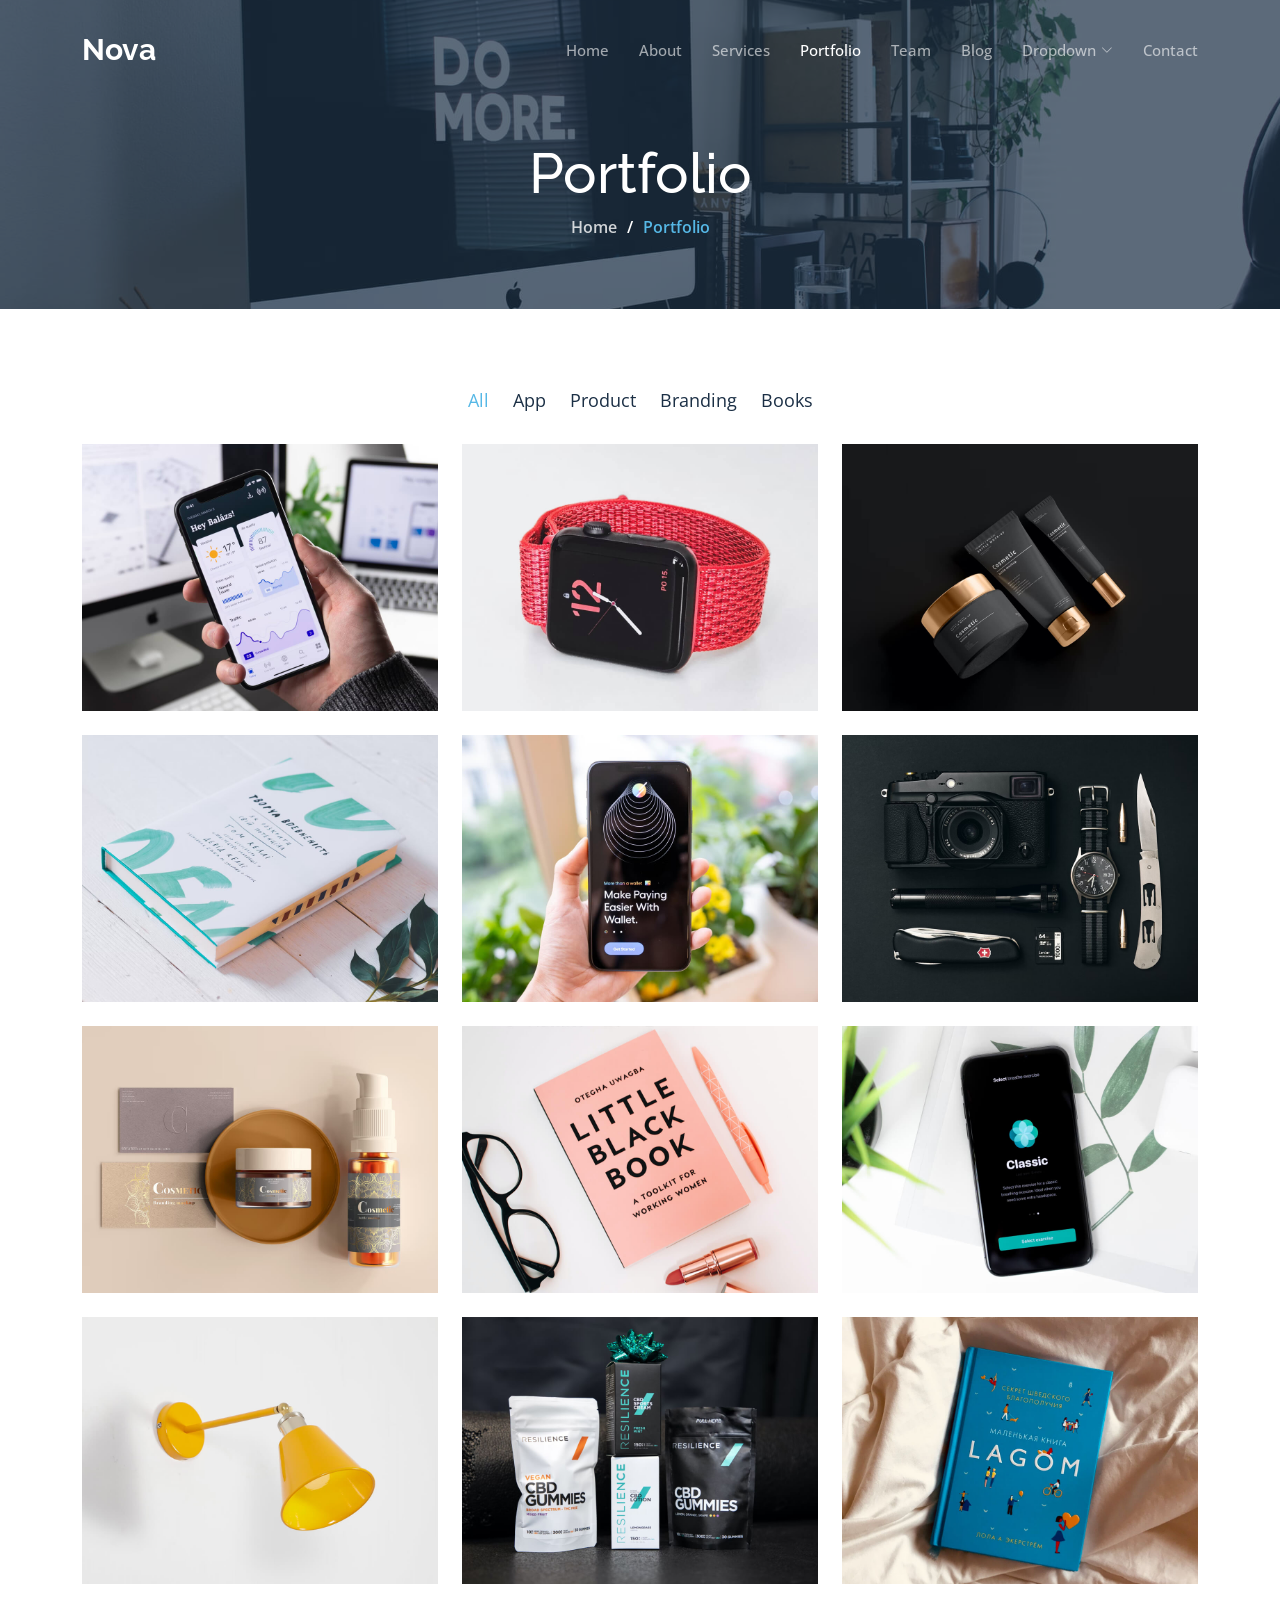
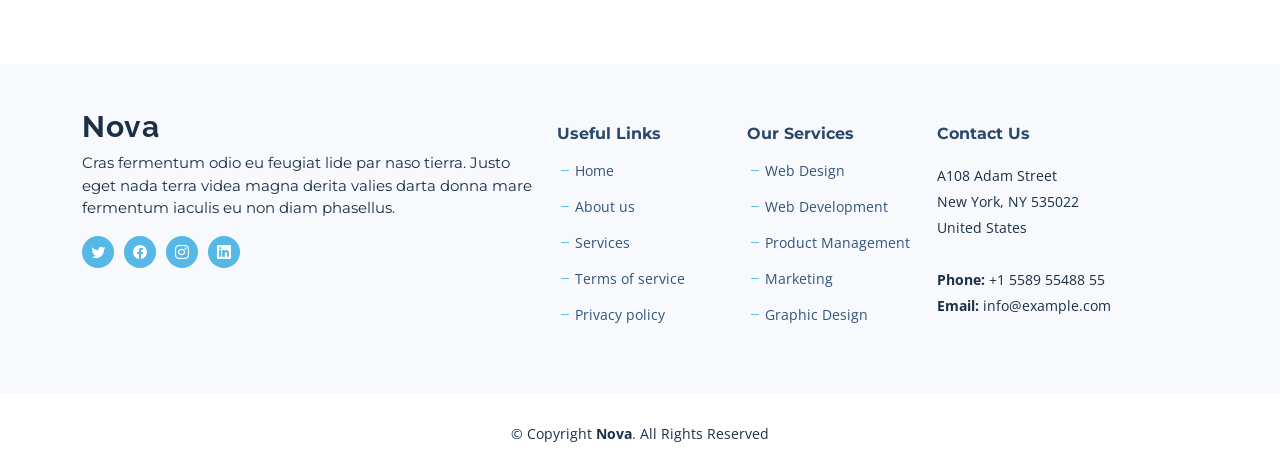
<file: portfolio.html>
<!DOCTYPE html>
<html lang="en">

<head>
  <meta charset="utf-8">
  <meta content="width=device-width, initial-scale=1.0" name="viewport">

  <title>Nova Bootstrap Template - Portfolio</title>
  <meta content="" name="description">
  <meta content="" name="keywords">

  <!-- Favicons -->
  <link href="assets/img/favicon.png" rel="icon">
  <link href="assets/img/apple-touch-icon.png" rel="apple-touch-icon">

  <!-- Google Fonts -->
  <link rel="preconnect" href="https://fonts.googleapis.com">
  <link rel="preconnect" href="https://fonts.gstatic.com" crossorigin>
  <link href="https://fonts.googleapis.com/css2?family=Open+Sans:ital,wght@0,300;0,400;0,500;0,600;0,700;1,300;1,400;1,600;1,700&family=Montserrat:ital,wght@0,300;0,400;0,500;0,600;0,700;1,300;1,400;1,500;1,600;1,700&family=Raleway:ital,wght@0,300;0,400;0,500;0,600;0,700;1,300;1,400;1,500;1,600;1,700&display=swap" rel="stylesheet">

  <!-- Vendor CSS Files -->
  <link href="assets/vendor/bootstrap/css/bootstrap.min.css" rel="stylesheet">
  <link href="assets/vendor/bootstrap-icons/bootstrap-icons.css" rel="stylesheet">
  <link href="assets/vendor/aos/aos.css" rel="stylesheet">
  <link href="assets/vendor/glightbox/css/glightbox.min.css" rel="stylesheet">
  <link href="assets/vendor/swiper/swiper-bundle.min.css" rel="stylesheet">
  <link href="assets/vendor/remixicon/remixicon.css" rel="stylesheet">

  <!-- Template Main CSS File -->
  <link href="assets/css/main.css" rel="stylesheet">

  <!-- =======================================================
  * Template Name: Nova
  * Updated: Jul 27 2023 with Bootstrap v5.3.1
  * Template URL: https://bootstrapmade.com/nova-bootstrap-business-template/
  * Author: BootstrapMade.com
  * License: https://bootstrapmade.com/license/
  ======================================================== -->
</head>

<body class="page-portfolio">

  <!-- ======= Header ======= -->
  <header id="header" class="header d-flex align-items-center fixed-top">
    <div class="container-fluid container-xl d-flex align-items-center justify-content-between">

      <a href="index.html" class="logo d-flex align-items-center">
        <!-- Uncomment the line below if you also wish to use an image logo -->
        <!-- <img src="assets/img/logo.png" alt=""> -->
        <h1 class="d-flex align-items-center">Nova</h1>
      </a>

      <i class="mobile-nav-toggle mobile-nav-show bi bi-list"></i>
      <i class="mobile-nav-toggle mobile-nav-hide d-none bi bi-x"></i>

      <nav id="navbar" class="navbar">
        <ul>
          <li><a href="index.html">Home</a></li>
          <li><a href="about.html">About</a></li>
          <li><a href="services.html">Services</a></li>
          <li><a href="portfolio.html" class="active">Portfolio</a></li>
          <li><a href="team.html">Team</a></li>
          <li><a href="blog.html">Blog</a></li>
          <li class="dropdown"><a href="#"><span>Dropdown</span> <i class="bi bi-chevron-down dropdown-indicator"></i></a>
            <ul>
              <li><a href="#">Dropdown 1</a></li>
              <li class="dropdown"><a href="#"><span>Deep Dropdown</span> <i class="bi bi-chevron-down dropdown-indicator"></i></a>
                <ul>
                  <li><a href="#">Deep Dropdown 1</a></li>
                  <li><a href="#">Deep Dropdown 2</a></li>
                  <li><a href="#">Deep Dropdown 3</a></li>
                  <li><a href="#">Deep Dropdown 4</a></li>
                  <li><a href="#">Deep Dropdown 5</a></li>
                </ul>
              </li>
              <li><a href="#">Dropdown 2</a></li>
              <li><a href="#">Dropdown 3</a></li>
              <li><a href="#">Dropdown 4</a></li>
            </ul>
          </li>
          <li><a href="contact.html">Contact</a></li>
        </ul>
      </nav><!-- .navbar -->

    </div>
  </header><!-- End Header -->

  <main id="main">

    <!-- ======= Breadcrumbs ======= -->
    <div class="breadcrumbs d-flex align-items-center" style="background-image: url('assets/img/portfolio-header.jpg');">
      <div class="container position-relative d-flex flex-column align-items-center">

        <h2>Portfolio</h2>
        <ol>
          <li><a href="index.html">Home</a></li>
          <li>Portfolio</li>
        </ol>

      </div>
    </div><!-- End Breadcrumbs -->

    <!-- ======= Portfolio Section ======= -->
    <section id="portfolio" class="portfolio">
      <div class="container" data-aos="fade-up">

        <div class="portfolio-isotope" data-portfolio-filter="*" data-portfolio-layout="masonry" data-portfolio-sort="original-order">

          <ul class="portfolio-flters" data-aos="fade-up" data-aos-delay="100">
            <li data-filter="*" class="filter-active">All</li>
            <li data-filter=".filter-app">App</li>
            <li data-filter=".filter-product">Product</li>
            <li data-filter=".filter-branding">Branding</li>
            <li data-filter=".filter-books">Books</li>
          </ul><!-- End Portfolio Filters -->

          <div class="row gy-4 portfolio-container" data-aos="fade-up" data-aos-delay="300">

            <div class="col-lg-4 col-md-6 portfolio-item filter-app">
              <img src="assets/img/portfolio/app-1.jpg" class="img-fluid" alt="">
              <div class="portfolio-info">
                <h4>App 1</h4>
                <p>Lorem ipsum, dolor sit amet consectetur</p>
                <a href="assets/img/portfolio/app-1.jpg" title="App 1" data-gallery="portfolio-gallery-app" class="glightbox preview-link"><i class="bi bi-zoom-in"></i></a>
                <a href="portfolio-details.html" title="More Details" class="details-link"><i class="bi bi-link-45deg"></i></a>
              </div>
            </div><!-- End Portfolio Item -->

            <div class="col-lg-4 col-md-6 portfolio-item filter-product">
              <img src="assets/img/portfolio/product-1.jpg" class="img-fluid" alt="">
              <div class="portfolio-info">
                <h4>Product 1</h4>
                <p>Lorem ipsum, dolor sit amet consectetur</p>
                <a href="assets/img/portfolio/product-1.jpg" title="Product 1" data-gallery="portfolio-gallery-product" class="glightbox preview-link"><i class="bi bi-zoom-in"></i></a>
                <a href="portfolio-details.html" title="More Details" class="details-link"><i class="bi bi-link-45deg"></i></a>
              </div>
            </div><!-- End Portfolio Item -->

            <div class="col-lg-4 col-md-6 portfolio-item filter-branding">
              <img src="assets/img/portfolio/branding-1.jpg" class="img-fluid" alt="">
              <div class="portfolio-info">
                <h4>Branding 1</h4>
                <p>Lorem ipsum, dolor sit amet consectetur</p>
                <a href="assets/img/portfolio/branding-1.jpg" title="Branding 1" data-gallery="portfolio-gallery-branding" class="glightbox preview-link"><i class="bi bi-zoom-in"></i></a>
                <a href="portfolio-details.html" title="More Details" class="details-link"><i class="bi bi-link-45deg"></i></a>
              </div>
            </div><!-- End Portfolio Item -->

            <div class="col-lg-4 col-md-6 portfolio-item filter-books">
              <img src="assets/img/portfolio/books-1.jpg" class="img-fluid" alt="">
              <div class="portfolio-info">
                <h4>Books 1</h4>
                <p>Lorem ipsum, dolor sit amet consectetur</p>
                <a href="assets/img/portfolio/books-1.jpg" title="Branding 1" data-gallery="portfolio-gallery-book" class="glightbox preview-link"><i class="bi bi-zoom-in"></i></a>
                <a href="portfolio-details.html" title="More Details" class="details-link"><i class="bi bi-link-45deg"></i></a>
              </div>
            </div><!-- End Portfolio Item -->

            <div class="col-lg-4 col-md-6 portfolio-item filter-app">
              <img src="assets/img/portfolio/app-2.jpg" class="img-fluid" alt="">
              <div class="portfolio-info">
                <h4>App 2</h4>
                <p>Lorem ipsum, dolor sit amet consectetur</p>
                <a href="assets/img/portfolio/app-2.jpg" title="App 2" data-gallery="portfolio-gallery-app" class="glightbox preview-link"><i class="bi bi-zoom-in"></i></a>
                <a href="portfolio-details.html" title="More Details" class="details-link"><i class="bi bi-link-45deg"></i></a>
              </div>
            </div><!-- End Portfolio Item -->

            <div class="col-lg-4 col-md-6 portfolio-item filter-product">
              <img src="assets/img/portfolio/product-2.jpg" class="img-fluid" alt="">
              <div class="portfolio-info">
                <h4>Product 2</h4>
                <p>Lorem ipsum, dolor sit amet consectetur</p>
                <a href="assets/img/portfolio/product-2.jpg" title="Product 2" data-gallery="portfolio-gallery-product" class="glightbox preview-link"><i class="bi bi-zoom-in"></i></a>
                <a href="portfolio-details.html" title="More Details" class="details-link"><i class="bi bi-link-45deg"></i></a>
              </div>
            </div><!-- End Portfolio Item -->

            <div class="col-lg-4 col-md-6 portfolio-item filter-branding">
              <img src="assets/img/portfolio/branding-2.jpg" class="img-fluid" alt="">
              <div class="portfolio-info">
                <h4>Branding 2</h4>
                <p>Lorem ipsum, dolor sit amet consectetur</p>
                <a href="assets/img/portfolio/branding-2.jpg" title="Branding 2" data-gallery="portfolio-gallery-branding" class="glightbox preview-link"><i class="bi bi-zoom-in"></i></a>
                <a href="portfolio-details.html" title="More Details" class="details-link"><i class="bi bi-link-45deg"></i></a>
              </div>
            </div><!-- End Portfolio Item -->

            <div class="col-lg-4 col-md-6 portfolio-item filter-books">
              <img src="assets/img/portfolio/books-2.jpg" class="img-fluid" alt="">
              <div class="portfolio-info">
                <h4>Books 2</h4>
                <p>Lorem ipsum, dolor sit amet consectetur</p>
                <a href="assets/img/portfolio/books-2.jpg" title="Branding 2" data-gallery="portfolio-gallery-book" class="glightbox preview-link"><i class="bi bi-zoom-in"></i></a>
                <a href="portfolio-details.html" title="More Details" class="details-link"><i class="bi bi-link-45deg"></i></a>
              </div>
            </div><!-- End Portfolio Item -->

            <div class="col-lg-4 col-md-6 portfolio-item filter-app">
              <img src="assets/img/portfolio/app-3.jpg" class="img-fluid" alt="">
              <div class="portfolio-info">
                <h4>App 3</h4>
                <p>Lorem ipsum, dolor sit amet consectetur</p>
                <a href="assets/img/portfolio/app-3.jpg" title="App 3" data-gallery="portfolio-gallery-app" class="glightbox preview-link"><i class="bi bi-zoom-in"></i></a>
                <a href="portfolio-details.html" title="More Details" class="details-link"><i class="bi bi-link-45deg"></i></a>
              </div>
            </div><!-- End Portfolio Item -->

            <div class="col-lg-4 col-md-6 portfolio-item filter-product">
              <img src="assets/img/portfolio/product-3.jpg" class="img-fluid" alt="">
              <div class="portfolio-info">
                <h4>Product 3</h4>
                <p>Lorem ipsum, dolor sit amet consectetur</p>
                <a href="assets/img/portfolio/product-3.jpg" title="Product 3" data-gallery="portfolio-gallery-product" class="glightbox preview-link"><i class="bi bi-zoom-in"></i></a>
                <a href="portfolio-details.html" title="More Details" class="details-link"><i class="bi bi-link-45deg"></i></a>
              </div>
            </div><!-- End Portfolio Item -->

            <div class="col-lg-4 col-md-6 portfolio-item filter-branding">
              <img src="assets/img/portfolio/branding-3.jpg" class="img-fluid" alt="">
              <div class="portfolio-info">
                <h4>Branding 3</h4>
                <p>Lorem ipsum, dolor sit amet consectetur</p>
                <a href="assets/img/portfolio/branding-3.jpg" title="Branding 2" data-gallery="portfolio-gallery-branding" class="glightbox preview-link"><i class="bi bi-zoom-in"></i></a>
                <a href="portfolio-details.html" title="More Details" class="details-link"><i class="bi bi-link-45deg"></i></a>
              </div>
            </div><!-- End Portfolio Item -->

            <div class="col-lg-4 col-md-6 portfolio-item filter-books">
              <img src="assets/img/portfolio/books-3.jpg" class="img-fluid" alt="">
              <div class="portfolio-info">
                <h4>Books 3</h4>
                <p>Lorem ipsum, dolor sit amet consectetur</p>
                <a href="assets/img/portfolio/books-3.jpg" title="Branding 3" data-gallery="portfolio-gallery-book" class="glightbox preview-link"><i class="bi bi-zoom-in"></i></a>
                <a href="portfolio-details.html" title="More Details" class="details-link"><i class="bi bi-link-45deg"></i></a>
              </div>
            </div><!-- End Portfolio Item -->

          </div><!-- End Portfolio Container -->

        </div>

      </div>
    </section><!-- End Portfolio Section -->

  </main><!-- End #main -->

  <!-- ======= Footer ======= -->
  <footer id="footer" class="footer">

    <div class="footer-content">
      <div class="container">
        <div class="row gy-4">
          <div class="col-lg-5 col-md-12 footer-info">
            <a href="index.html" class="logo d-flex align-items-center">
              <span>Nova</span>
            </a>
            <p>Cras fermentum odio eu feugiat lide par naso tierra. Justo eget nada terra videa magna derita valies darta donna mare fermentum iaculis eu non diam phasellus.</p>
            <div class="social-links d-flex  mt-3">
              <a href="#" class="twitter"><i class="bi bi-twitter"></i></a>
              <a href="#" class="facebook"><i class="bi bi-facebook"></i></a>
              <a href="#" class="instagram"><i class="bi bi-instagram"></i></a>
              <a href="#" class="linkedin"><i class="bi bi-linkedin"></i></a>
            </div>
          </div>

          <div class="col-lg-2 col-6 footer-links">
            <h4>Useful Links</h4>
            <ul>
              <li><i class="bi bi-dash"></i> <a href="#">Home</a></li>
              <li><i class="bi bi-dash"></i> <a href="#">About us</a></li>
              <li><i class="bi bi-dash"></i> <a href="#">Services</a></li>
              <li><i class="bi bi-dash"></i> <a href="#">Terms of service</a></li>
              <li><i class="bi bi-dash"></i> <a href="#">Privacy policy</a></li>
            </ul>
          </div>

          <div class="col-lg-2 col-6 footer-links">
            <h4>Our Services</h4>
            <ul>
              <li><i class="bi bi-dash"></i> <a href="#">Web Design</a></li>
              <li><i class="bi bi-dash"></i> <a href="#">Web Development</a></li>
              <li><i class="bi bi-dash"></i> <a href="#">Product Management</a></li>
              <li><i class="bi bi-dash"></i> <a href="#">Marketing</a></li>
              <li><i class="bi bi-dash"></i> <a href="#">Graphic Design</a></li>
            </ul>
          </div>

          <div class="col-lg-3 col-md-12 footer-contact text-center text-md-start">
            <h4>Contact Us</h4>
            <p>
              A108 Adam Street <br>
              New York, NY 535022<br>
              United States <br><br>
              <strong>Phone:</strong> +1 5589 55488 55<br>
              <strong>Email:</strong> info@example.com<br>
            </p>

          </div>

        </div>
      </div>
    </div>

    <div class="footer-legal">
      <div class="container">
        <div class="copyright">
          &copy; Copyright <strong><span>Nova</span></strong>. All Rights Reserved
        </div>
        
      </div>
    </div>
  </footer><!-- End Footer --><!-- End Footer -->

  <a href="#" class="scroll-top d-flex align-items-center justify-content-center"><i class="bi bi-arrow-up-short"></i></a>

  <div id="preloader"></div>

  <!-- Vendor JS Files -->
  <script src="assets/vendor/bootstrap/js/bootstrap.bundle.min.js"></script>
  <script src="assets/vendor/aos/aos.js"></script>
  <script src="assets/vendor/glightbox/js/glightbox.min.js"></script>
  <script src="assets/vendor/swiper/swiper-bundle.min.js"></script>
  <script src="assets/vendor/isotope-layout/isotope.pkgd.min.js"></script>
  <script src="assets/vendor/php-email-form/validate.js"></script>

  <!-- Template Main JS File -->
  <script src="assets/js/main.js"></script>

</body>

</html>
</file>
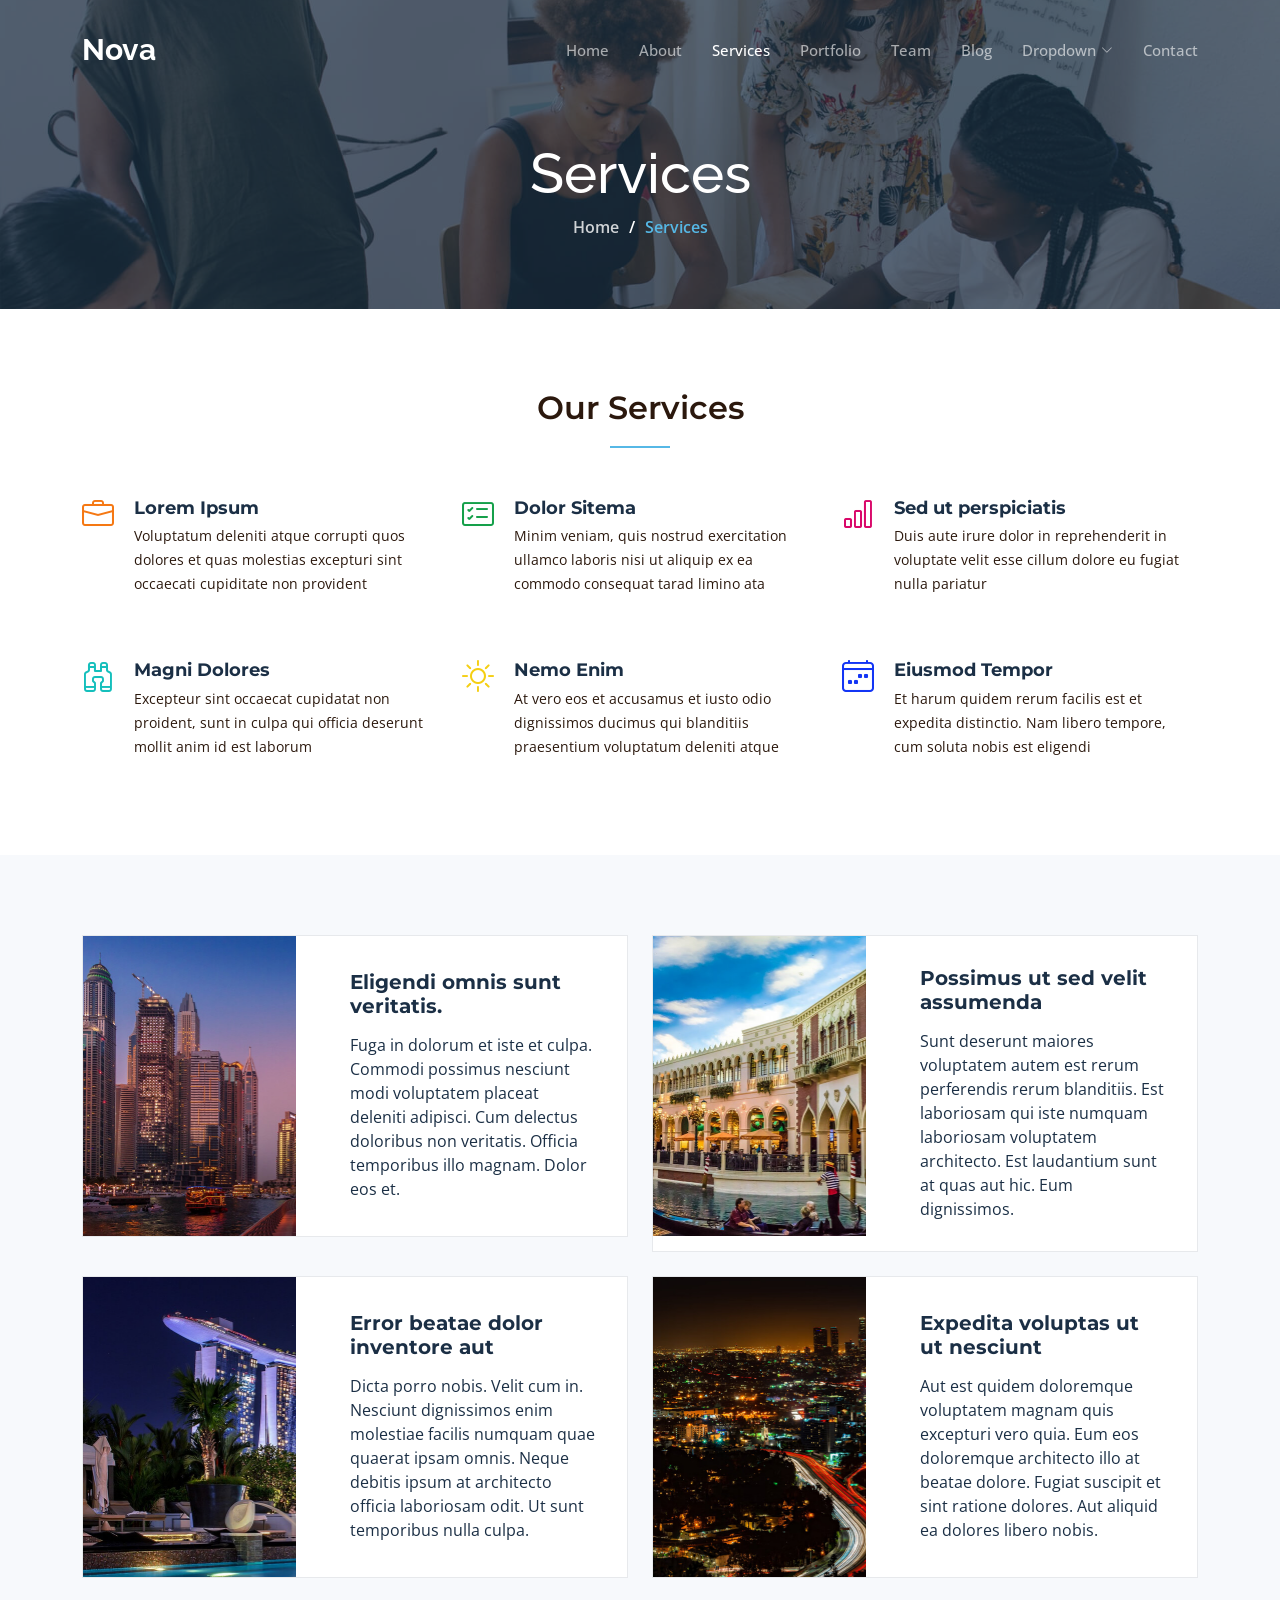
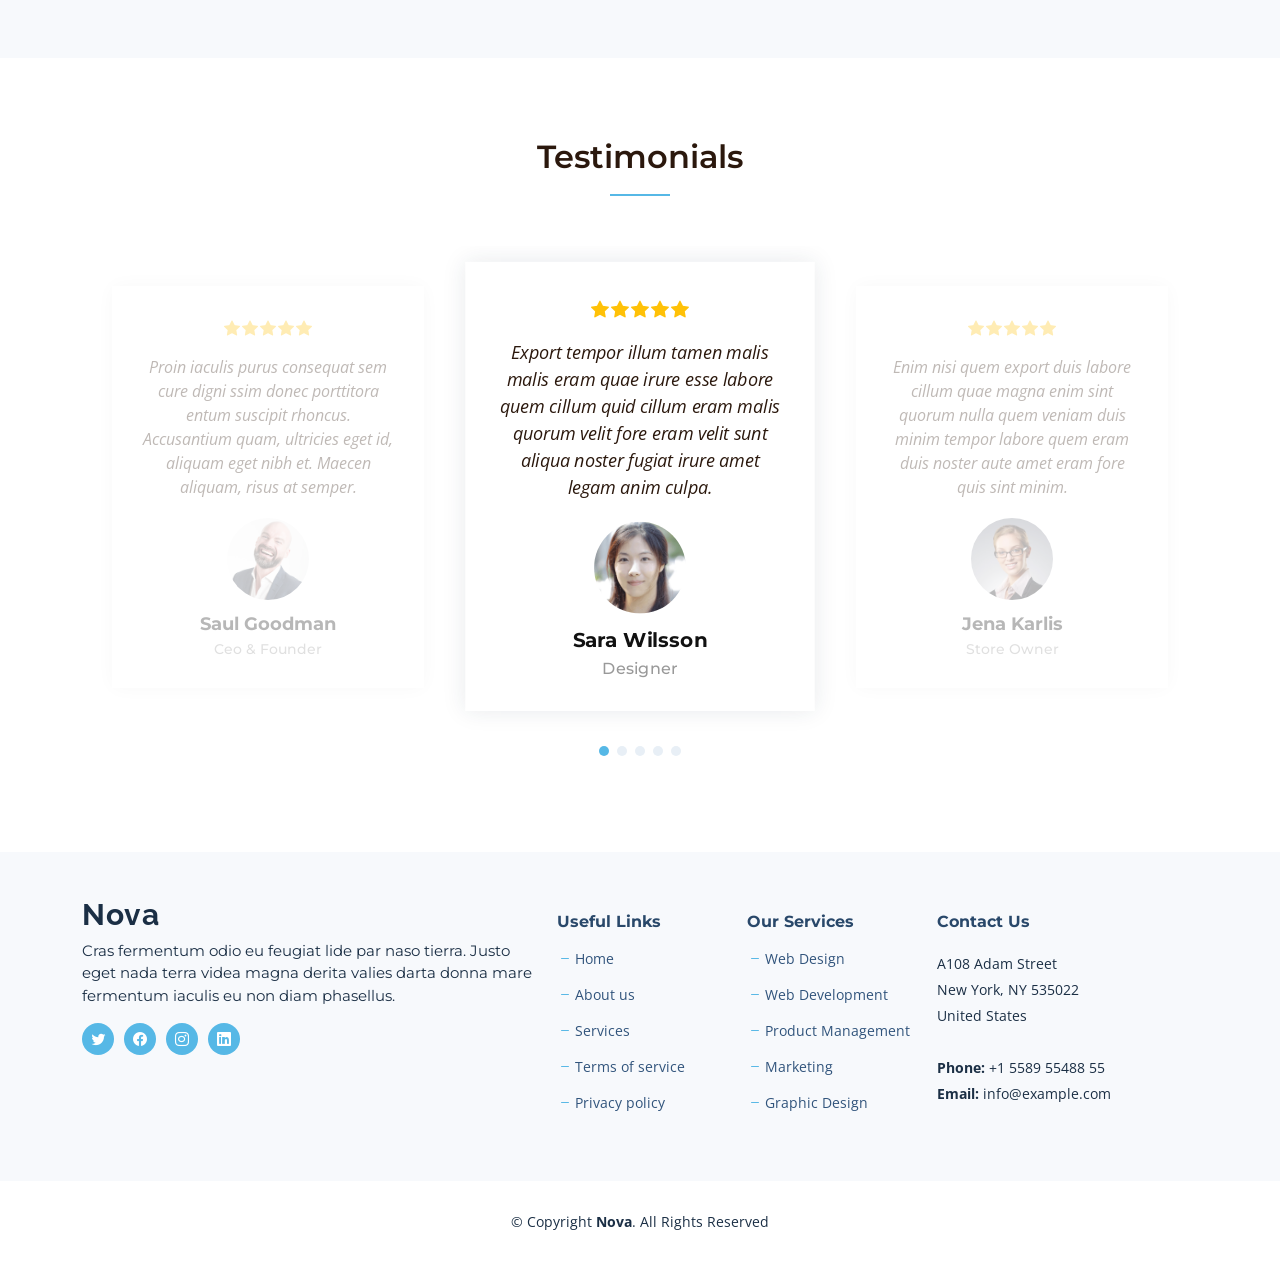
<file: services.html>
<!DOCTYPE html>
<html lang="en">

<head>
  <meta charset="utf-8">
  <meta content="width=device-width, initial-scale=1.0" name="viewport">

  <title>Nova Bootstrap Template - Services</title>
  <meta content="" name="description">
  <meta content="" name="keywords">

  <!-- Favicons -->
  <link href="assets/img/favicon.png" rel="icon">
  <link href="assets/img/apple-touch-icon.png" rel="apple-touch-icon">

  <!-- Google Fonts -->
  <link rel="preconnect" href="https://fonts.googleapis.com">
  <link rel="preconnect" href="https://fonts.gstatic.com" crossorigin>
  <link href="https://fonts.googleapis.com/css2?family=Open+Sans:ital,wght@0,300;0,400;0,500;0,600;0,700;1,300;1,400;1,600;1,700&family=Montserrat:ital,wght@0,300;0,400;0,500;0,600;0,700;1,300;1,400;1,500;1,600;1,700&family=Raleway:ital,wght@0,300;0,400;0,500;0,600;0,700;1,300;1,400;1,500;1,600;1,700&display=swap" rel="stylesheet">

  <!-- Vendor CSS Files -->
  <link href="assets/vendor/bootstrap/css/bootstrap.min.css" rel="stylesheet">
  <link href="assets/vendor/bootstrap-icons/bootstrap-icons.css" rel="stylesheet">
  <link href="assets/vendor/aos/aos.css" rel="stylesheet">
  <link href="assets/vendor/glightbox/css/glightbox.min.css" rel="stylesheet">
  <link href="assets/vendor/swiper/swiper-bundle.min.css" rel="stylesheet">
  <link href="assets/vendor/remixicon/remixicon.css" rel="stylesheet">

  <!-- Template Main CSS File -->
  <link href="assets/css/main.css" rel="stylesheet">

  <!-- =======================================================
  * Template Name: Nova
  * Updated: Jul 27 2023 with Bootstrap v5.3.1
  * Template URL: https://bootstrapmade.com/nova-bootstrap-business-template/
  * Author: BootstrapMade.com
  * License: https://bootstrapmade.com/license/
  ======================================================== -->
</head>

<body class="page-services">

  <!-- ======= Header ======= -->
  <header id="header" class="header d-flex align-items-center fixed-top">
    <div class="container-fluid container-xl d-flex align-items-center justify-content-between">

      <a href="index.html" class="logo d-flex align-items-center">
        <!-- Uncomment the line below if you also wish to use an image logo -->
        <!-- <img src="assets/img/logo.png" alt=""> -->
        <h1 class="d-flex align-items-center">Nova</h1>
      </a>

      <i class="mobile-nav-toggle mobile-nav-show bi bi-list"></i>
      <i class="mobile-nav-toggle mobile-nav-hide d-none bi bi-x"></i>

      <nav id="navbar" class="navbar">
        <ul>
          <li><a href="index.html">Home</a></li>
          <li><a href="about.html">About</a></li>
          <li><a href="services.html" class="active">Services</a></li>
          <li><a href="portfolio.html">Portfolio</a></li>
          <li><a href="team.html">Team</a></li>
          <li><a href="blog.html">Blog</a></li>
          <li class="dropdown"><a href="#"><span>Dropdown</span> <i class="bi bi-chevron-down dropdown-indicator"></i></a>
            <ul>
              <li><a href="#">Dropdown 1</a></li>
              <li class="dropdown"><a href="#"><span>Deep Dropdown</span> <i class="bi bi-chevron-down dropdown-indicator"></i></a>
                <ul>
                  <li><a href="#">Deep Dropdown 1</a></li>
                  <li><a href="#">Deep Dropdown 2</a></li>
                  <li><a href="#">Deep Dropdown 3</a></li>
                  <li><a href="#">Deep Dropdown 4</a></li>
                  <li><a href="#">Deep Dropdown 5</a></li>
                </ul>
              </li>
              <li><a href="#">Dropdown 2</a></li>
              <li><a href="#">Dropdown 3</a></li>
              <li><a href="#">Dropdown 4</a></li>
            </ul>
          </li>
          <li><a href="contact.html">Contact</a></li>
        </ul>
      </nav><!-- .navbar -->

    </div>
  </header><!-- End Header -->

  <main id="main">

    <!-- ======= Breadcrumbs ======= -->
    <div class="breadcrumbs d-flex align-items-center" style="background-image: url('assets/img/services-header.jpg');">
      <div class="container position-relative d-flex flex-column align-items-center">

        <h2>Services</h2>
        <ol>
          <li><a href="index.html">Home</a></li>
          <li>Services</li>
        </ol>

      </div>
    </div><!-- End Breadcrumbs -->

    <!-- ======= Our Services Section ======= -->
    <section id="services-list" class="services-list">
      <div class="container" data-aos="fade-up">

        <div class="section-header">
          <h2>Our Services</h2>

        </div>

        <div class="row gy-5">

          <div class="col-lg-4 col-md-6 service-item d-flex" data-aos="fade-up" data-aos-delay="100">
            <div class="icon flex-shrink-0"><i class="bi bi-briefcase" style="color: #f57813;"></i></div>
            <div>
              <h4 class="title"><a href="#" class="stretched-link">Lorem Ipsum</a></h4>
              <p class="description">Voluptatum deleniti atque corrupti quos dolores et quas molestias excepturi sint occaecati cupiditate non provident</p>
            </div>
          </div>
          <!-- End Service Item -->

          <div class="col-lg-4 col-md-6 service-item d-flex" data-aos="fade-up" data-aos-delay="200">
            <div class="icon flex-shrink-0"><i class="bi bi-card-checklist" style="color: #15a04a;"></i></div>
            <div>
              <h4 class="title"><a href="#" class="stretched-link">Dolor Sitema</a></h4>
              <p class="description">Minim veniam, quis nostrud exercitation ullamco laboris nisi ut aliquip ex ea commodo consequat tarad limino ata</p>
            </div>
          </div><!-- End Service Item -->

          <div class="col-lg-4 col-md-6 service-item d-flex" data-aos="fade-up" data-aos-delay="300">
            <div class="icon flex-shrink-0"><i class="bi bi-bar-chart" style="color: #d90769;"></i></div>
            <div>
              <h4 class="title"><a href="#" class="stretched-link">Sed ut perspiciatis</a></h4>
              <p class="description">Duis aute irure dolor in reprehenderit in voluptate velit esse cillum dolore eu fugiat nulla pariatur</p>
            </div>
          </div><!-- End Service Item -->

          <div class="col-lg-4 col-md-6 service-item d-flex" data-aos="fade-up" data-aos-delay="400">
            <div class="icon flex-shrink-0"><i class="bi bi-binoculars" style="color: #15bfbc;"></i></div>
            <div>
              <h4 class="title"><a href="#" class="stretched-link">Magni Dolores</a></h4>
              <p class="description">Excepteur sint occaecat cupidatat non proident, sunt in culpa qui officia deserunt mollit anim id est laborum</p>
            </div>
          </div><!-- End Service Item -->

          <div class="col-lg-4 col-md-6 service-item d-flex" data-aos="fade-up" data-aos-delay="500">
            <div class="icon flex-shrink-0"><i class="bi bi-brightness-high" style="color: #f5cf13;"></i></div>
            <div>
              <h4 class="title"><a href="#" class="stretched-link">Nemo Enim</a></h4>
              <p class="description">At vero eos et accusamus et iusto odio dignissimos ducimus qui blanditiis praesentium voluptatum deleniti atque</p>
            </div>
          </div><!-- End Service Item -->

          <div class="col-lg-4 col-md-6 service-item d-flex" data-aos="fade-up" data-aos-delay="600">
            <div class="icon flex-shrink-0"><i class="bi bi-calendar4-week" style="color: #1335f5;"></i></div>
            <div>
              <h4 class="title"><a href="#" class="stretched-link">Eiusmod Tempor</a></h4>
              <p class="description">Et harum quidem rerum facilis est et expedita distinctio. Nam libero tempore, cum soluta nobis est eligendi</p>
            </div>
          </div><!-- End Service Item -->

        </div>

      </div>
    </section><!-- End Our Services Section -->

    <!-- ======= Services Cards Section ======= -->
    <section id="services-cards" class="services-cards">
      <div class="container" data-aos="fade-up">

        <div class="row gy-4">

          <div class="col-lg-6" data-aos="fade-up" data-aos-delay="100">
            <div class="card-item">
              <div class="row">
                <div class="col-xl-5">
                  <div class="card-bg" style="background-image: url(assets/img/cards-1.jpg);"></div>
                </div>
                <div class="col-xl-7 d-flex align-items-center">
                  <div class="card-body">
                    <h4 class="card-title">Eligendi omnis sunt veritatis.</h4>
                    <p>Fuga in dolorum et iste et culpa. Commodi possimus nesciunt modi voluptatem placeat deleniti adipisci. Cum delectus doloribus non veritatis. Officia temporibus illo magnam. Dolor eos et.</p>
                  </div>
                </div>
              </div>
            </div>
          </div><!-- End Card Item -->

          <div class="col-lg-6" data-aos="fade-up" data-aos-delay="200">
            <div class="card-item">
              <div class="row">
                <div class="col-xl-5">
                  <div class="card-bg" style="background-image: url(assets/img/cards-2.jpg);"></div>
                </div>
                <div class="col-xl-7 d-flex align-items-center">
                  <div class="card-body">
                    <h4 class="card-title">Possimus ut sed velit assumenda</h4>
                    <p>Sunt deserunt maiores voluptatem autem est rerum perferendis rerum blanditiis. Est laboriosam qui iste numquam laboriosam voluptatem architecto. Est laudantium sunt at quas aut hic. Eum dignissimos.</p>
                  </div>
                </div>
              </div>
            </div>
          </div><!-- End Card Item -->

          <div class="col-lg-6" data-aos="fade-up" data-aos-delay="300">
            <div class="card-item">
              <div class="row">
                <div class="col-xl-5">
                  <div class="card-bg" style="background-image: url(assets/img/cards-3.jpg);"></div>
                </div>
                <div class="col-xl-7 d-flex align-items-center">
                  <div class="card-body">
                    <h4 class="card-title">Error beatae dolor inventore aut</h4>
                    <p>Dicta porro nobis. Velit cum in. Nesciunt dignissimos enim molestiae facilis numquam quae quaerat ipsam omnis. Neque debitis ipsum at architecto officia laboriosam odit. Ut sunt temporibus nulla culpa.</p>
                  </div>
                </div>
              </div>
            </div>
          </div><!-- End Card Item -->

          <div class="col-lg-6" data-aos="fade-up" data-aos-delay="400">
            <div class="card-item">
              <div class="row">
                <div class="col-xl-5">
                  <div class="card-bg" style="background-image: url(assets/img/cards-4.jpg);"></div>
                </div>
                <div class="col-xl-7 d-flex align-items-center">
                  <div class="card-body">
                    <h4 class="card-title">Expedita voluptas ut ut nesciunt</h4>
                    <p>Aut est quidem doloremque voluptatem magnam quis excepturi vero quia. Eum eos doloremque architecto illo at beatae dolore. Fugiat suscipit et sint ratione dolores. Aut aliquid ea dolores libero nobis.</p>
                  </div>
                </div>
              </div>
            </div>
          </div><!-- End Card Item -->

        </div>

      </div>
    </section><!-- End Services Cards Section -->

    <!-- ======= Testimonials Section ======= -->
    <section id="testimonials" class="testimonials">
      <div class="container" data-aos="fade-up">

        <div class="section-header">
          <h2>Testimonials</h2>

        </div>

        <div class="slides-3 swiper" data-aos="fade-up" data-aos-delay="100">
          <div class="swiper-wrapper">

            <div class="swiper-slide">
              <div class="testimonial-item">
                <div class="stars">
                  <i class="bi bi-star-fill"></i><i class="bi bi-star-fill"></i><i class="bi bi-star-fill"></i><i class="bi bi-star-fill"></i><i class="bi bi-star-fill"></i>
                </div>
                <p>
                  Proin iaculis purus consequat sem cure digni ssim donec porttitora entum suscipit rhoncus. Accusantium quam, ultricies eget id, aliquam eget nibh et. Maecen aliquam, risus at semper.
                </p>
                <div class="profile mt-auto">
                  <img src="assets/img/testimonials/testimonials-1.jpg" class="testimonial-img" alt="">
                  <h3>Saul Goodman</h3>
                  <h4>Ceo &amp; Founder</h4>
                </div>
              </div>
            </div><!-- End testimonial item -->

            <div class="swiper-slide">
              <div class="testimonial-item">
                <div class="stars">
                  <i class="bi bi-star-fill"></i><i class="bi bi-star-fill"></i><i class="bi bi-star-fill"></i><i class="bi bi-star-fill"></i><i class="bi bi-star-fill"></i>
                </div>
                <p>
                  Export tempor illum tamen malis malis eram quae irure esse labore quem cillum quid cillum eram malis quorum velit fore eram velit sunt aliqua noster fugiat irure amet legam anim culpa.
                </p>
                <div class="profile mt-auto">
                  <img src="assets/img/testimonials/testimonials-2.jpg" class="testimonial-img" alt="">
                  <h3>Sara Wilsson</h3>
                  <h4>Designer</h4>
                </div>
              </div>
            </div><!-- End testimonial item -->

            <div class="swiper-slide">
              <div class="testimonial-item">
                <div class="stars">
                  <i class="bi bi-star-fill"></i><i class="bi bi-star-fill"></i><i class="bi bi-star-fill"></i><i class="bi bi-star-fill"></i><i class="bi bi-star-fill"></i>
                </div>
                <p>
                  Enim nisi quem export duis labore cillum quae magna enim sint quorum nulla quem veniam duis minim tempor labore quem eram duis noster aute amet eram fore quis sint minim.
                </p>
                <div class="profile mt-auto">
                  <img src="assets/img/testimonials/testimonials-3.jpg" class="testimonial-img" alt="">
                  <h3>Jena Karlis</h3>
                  <h4>Store Owner</h4>
                </div>
              </div>
            </div><!-- End testimonial item -->

            <div class="swiper-slide">
              <div class="testimonial-item">
                <div class="stars">
                  <i class="bi bi-star-fill"></i><i class="bi bi-star-fill"></i><i class="bi bi-star-fill"></i><i class="bi bi-star-fill"></i><i class="bi bi-star-fill"></i>
                </div>
                <p>
                  Fugiat enim eram quae cillum dolore dolor amet nulla culpa multos export minim fugiat minim velit minim dolor enim duis veniam ipsum anim magna sunt elit fore quem dolore labore illum veniam.
                </p>
                <div class="profile mt-auto">
                  <img src="assets/img/testimonials/testimonials-4.jpg" class="testimonial-img" alt="">
                  <h3>Matt Brandon</h3>
                  <h4>Freelancer</h4>
                </div>
              </div>
            </div><!-- End testimonial item -->

            <div class="swiper-slide">
              <div class="testimonial-item">
                <div class="stars">
                  <i class="bi bi-star-fill"></i><i class="bi bi-star-fill"></i><i class="bi bi-star-fill"></i><i class="bi bi-star-fill"></i><i class="bi bi-star-fill"></i>
                </div>
                <p>
                  Quis quorum aliqua sint quem legam fore sunt eram irure aliqua veniam tempor noster veniam enim culpa labore duis sunt culpa nulla illum cillum fugiat legam esse veniam culpa fore nisi cillum quid.
                </p>
                <div class="profile mt-auto">
                  <img src="assets/img/testimonials/testimonials-5.jpg" class="testimonial-img" alt="">
                  <h3>John Larson</h3>
                  <h4>Entrepreneur</h4>
                </div>
              </div>
            </div><!-- End testimonial item -->

          </div>
          <div class="swiper-pagination"></div>
        </div>

      </div>
    </section><!-- End Testimonials Section -->

  </main><!-- End #main -->

  <!-- ======= Footer ======= -->
  <footer id="footer" class="footer">

    <div class="footer-content">
      <div class="container">
        <div class="row gy-4">
          <div class="col-lg-5 col-md-12 footer-info">
            <a href="index.html" class="logo d-flex align-items-center">
              <span>Nova</span>
            </a>
            <p>Cras fermentum odio eu feugiat lide par naso tierra. Justo eget nada terra videa magna derita valies darta donna mare fermentum iaculis eu non diam phasellus.</p>
            <div class="social-links d-flex  mt-3">
              <a href="#" class="twitter"><i class="bi bi-twitter"></i></a>
              <a href="#" class="facebook"><i class="bi bi-facebook"></i></a>
              <a href="#" class="instagram"><i class="bi bi-instagram"></i></a>
              <a href="#" class="linkedin"><i class="bi bi-linkedin"></i></a>
            </div>
          </div>

          <div class="col-lg-2 col-6 footer-links">
            <h4>Useful Links</h4>
            <ul>
              <li><i class="bi bi-dash"></i> <a href="#">Home</a></li>
              <li><i class="bi bi-dash"></i> <a href="#">About us</a></li>
              <li><i class="bi bi-dash"></i> <a href="#">Services</a></li>
              <li><i class="bi bi-dash"></i> <a href="#">Terms of service</a></li>
              <li><i class="bi bi-dash"></i> <a href="#">Privacy policy</a></li>
            </ul>
          </div>

          <div class="col-lg-2 col-6 footer-links">
            <h4>Our Services</h4>
            <ul>
              <li><i class="bi bi-dash"></i> <a href="#">Web Design</a></li>
              <li><i class="bi bi-dash"></i> <a href="#">Web Development</a></li>
              <li><i class="bi bi-dash"></i> <a href="#">Product Management</a></li>
              <li><i class="bi bi-dash"></i> <a href="#">Marketing</a></li>
              <li><i class="bi bi-dash"></i> <a href="#">Graphic Design</a></li>
            </ul>
          </div>

          <div class="col-lg-3 col-md-12 footer-contact text-center text-md-start">
            <h4>Contact Us</h4>
            <p>
              A108 Adam Street <br>
              New York, NY 535022<br>
              United States <br><br>
              <strong>Phone:</strong> +1 5589 55488 55<br>
              <strong>Email:</strong> info@example.com<br>
            </p>

          </div>

        </div>
      </div>
    </div>

    <div class="footer-legal">
      <div class="container">
        <div class="copyright">
          &copy; Copyright <strong><span>Nova</span></strong>. All Rights Reserved
        </div>
        
      </div>
    </div>
  </footer><!-- End Footer --><!-- End Footer -->

  <a href="#" class="scroll-top d-flex align-items-center justify-content-center"><i class="bi bi-arrow-up-short"></i></a>

  <div id="preloader"></div>

  <!-- Vendor JS Files -->
  <script src="assets/vendor/bootstrap/js/bootstrap.bundle.min.js"></script>
  <script src="assets/vendor/aos/aos.js"></script>
  <script src="assets/vendor/glightbox/js/glightbox.min.js"></script>
  <script src="assets/vendor/swiper/swiper-bundle.min.js"></script>
  <script src="assets/vendor/isotope-layout/isotope.pkgd.min.js"></script>
  <script src="assets/vendor/php-email-form/validate.js"></script>

  <!-- Template Main JS File -->
  <script src="assets/js/main.js"></script>

</body>

</html>
</file>
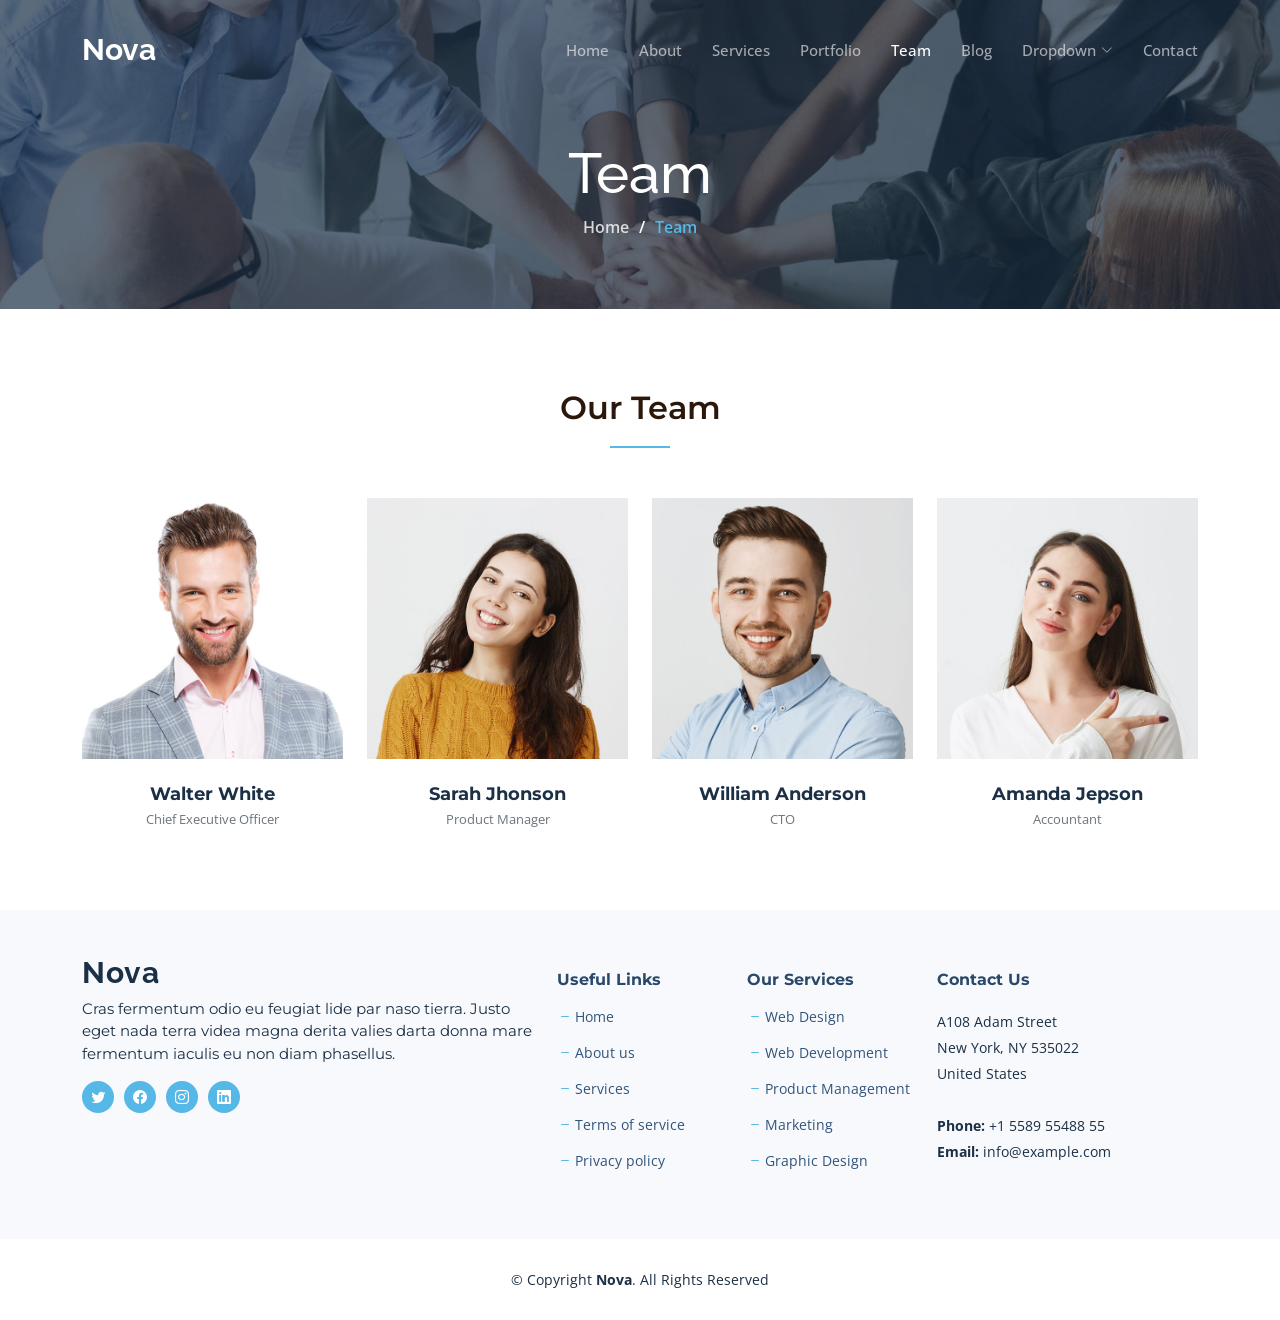
<file: team.html>
<!DOCTYPE html>
<html lang="en">

<head>
  <meta charset="utf-8">
  <meta content="width=device-width, initial-scale=1.0" name="viewport">

  <title>Nova Bootstrap Template - Team</title>
  <meta content="" name="description">
  <meta content="" name="keywords">

  <!-- Favicons -->
  <link href="assets/img/favicon.png" rel="icon">
  <link href="assets/img/apple-touch-icon.png" rel="apple-touch-icon">

  <!-- Google Fonts -->
  <link rel="preconnect" href="https://fonts.googleapis.com">
  <link rel="preconnect" href="https://fonts.gstatic.com" crossorigin>
  <link href="https://fonts.googleapis.com/css2?family=Open+Sans:ital,wght@0,300;0,400;0,500;0,600;0,700;1,300;1,400;1,600;1,700&family=Montserrat:ital,wght@0,300;0,400;0,500;0,600;0,700;1,300;1,400;1,500;1,600;1,700&family=Raleway:ital,wght@0,300;0,400;0,500;0,600;0,700;1,300;1,400;1,500;1,600;1,700&display=swap" rel="stylesheet">

  <!-- Vendor CSS Files -->
  <link href="assets/vendor/bootstrap/css/bootstrap.min.css" rel="stylesheet">
  <link href="assets/vendor/bootstrap-icons/bootstrap-icons.css" rel="stylesheet">
  <link href="assets/vendor/aos/aos.css" rel="stylesheet">
  <link href="assets/vendor/glightbox/css/glightbox.min.css" rel="stylesheet">
  <link href="assets/vendor/swiper/swiper-bundle.min.css" rel="stylesheet">
  <link href="assets/vendor/remixicon/remixicon.css" rel="stylesheet">

  <!-- Template Main CSS File -->
  <link href="assets/css/main.css" rel="stylesheet">

  <!-- =======================================================
  * Template Name: Nova
  * Updated: Jul 27 2023 with Bootstrap v5.3.1
  * Template URL: https://bootstrapmade.com/nova-bootstrap-business-template/
  * Author: BootstrapMade.com
  * License: https://bootstrapmade.com/license/
  ======================================================== -->
</head>

<body class="page-team">

  <!-- ======= Header ======= -->
  <header id="header" class="header d-flex align-items-center fixed-top">
    <div class="container-fluid container-xl d-flex align-items-center justify-content-between">

      <a href="index.html" class="logo d-flex align-items-center">
        <!-- Uncomment the line below if you also wish to use an image logo -->
        <!-- <img src="assets/img/logo.png" alt=""> -->
        <h1 class="d-flex align-items-center">Nova</h1>
      </a>

      <i class="mobile-nav-toggle mobile-nav-show bi bi-list"></i>
      <i class="mobile-nav-toggle mobile-nav-hide d-none bi bi-x"></i>

      <nav id="navbar" class="navbar">
        <ul>
          <li><a href="index.html">Home</a></li>
          <li><a href="about.html">About</a></li>
          <li><a href="services.html">Services</a></li>
          <li><a href="portfolio.html">Portfolio</a></li>
          <li><a href="team.html" class="active">Team</a></li>
          <li><a href="blog.html">Blog</a></li>
          <li class="dropdown"><a href="#"><span>Dropdown</span> <i class="bi bi-chevron-down dropdown-indicator"></i></a>
            <ul>
              <li><a href="#">Dropdown 1</a></li>
              <li class="dropdown"><a href="#"><span>Deep Dropdown</span> <i class="bi bi-chevron-down dropdown-indicator"></i></a>
                <ul>
                  <li><a href="#">Deep Dropdown 1</a></li>
                  <li><a href="#">Deep Dropdown 2</a></li>
                  <li><a href="#">Deep Dropdown 3</a></li>
                  <li><a href="#">Deep Dropdown 4</a></li>
                  <li><a href="#">Deep Dropdown 5</a></li>
                </ul>
              </li>
              <li><a href="#">Dropdown 2</a></li>
              <li><a href="#">Dropdown 3</a></li>
              <li><a href="#">Dropdown 4</a></li>
            </ul>
          </li>
          <li><a href="contact.html">Contact</a></li>
        </ul>
      </nav><!-- .navbar -->

    </div>
  </header><!-- End Header -->

  <main id="main">

    <!-- ======= Breadcrumbs ======= -->
    <div class="breadcrumbs d-flex align-items-center" style="background-image: url('assets/img/team-header.jpg');">
      <div class="container position-relative d-flex flex-column align-items-center">

        <h2>Team</h2>
        <ol>
          <li><a href="index.html">Home</a></li>
          <li>Team</li>
        </ol>

      </div>
    </div><!-- End Breadcrumbs -->

    <!-- ======= Team Section ======= -->
    <section id="team" class="team">
      <div class="container" data-aos="fade-up">

        <div class="section-header">
          <h2>Our Team</h2>

        </div>

        <div class="row gy-4">

          <div class="col-lg-3 col-md-6" data-aos="fade-up" data-aos-delay="100">
            <div class="team-member">
              <div class="member-img">
                <img src="assets/img/team/team-1.jpg" class="img-fluid" alt="">
                <div class="social">
                  <a href=""><i class="bi bi-twitter"></i></a>
                  <a href=""><i class="bi bi-facebook"></i></a>
                  <a href=""><i class="bi bi-instagram"></i></a>
                  <a href=""><i class="bi bi-linkedin"></i></a>
                </div>
              </div>
              <div class="member-info">
                <h4>Walter White</h4>
                <span>Chief Executive Officer</span>
              </div>
            </div>
          </div><!-- End Team Member -->

          <div class="col-lg-3 col-md-6" data-aos="fade-up" data-aos-delay="200">
            <div class="team-member">
              <div class="member-img">
                <img src="assets/img/team/team-2.jpg" class="img-fluid" alt="">
                <div class="social">
                  <a href=""><i class="bi bi-twitter"></i></a>
                  <a href=""><i class="bi bi-facebook"></i></a>
                  <a href=""><i class="bi bi-instagram"></i></a>
                  <a href=""><i class="bi bi-linkedin"></i></a>
                </div>
              </div>
              <div class="member-info">
                <h4>Sarah Jhonson</h4>
                <span>Product Manager</span>
              </div>
            </div>
          </div><!-- End Team Member -->

          <div class="col-lg-3 col-md-6" data-aos="fade-up" data-aos-delay="300">
            <div class="team-member">
              <div class="member-img">
                <img src="assets/img/team/team-3.jpg" class="img-fluid" alt="">
                <div class="social">
                  <a href=""><i class="bi bi-twitter"></i></a>
                  <a href=""><i class="bi bi-facebook"></i></a>
                  <a href=""><i class="bi bi-instagram"></i></a>
                  <a href=""><i class="bi bi-linkedin"></i></a>
                </div>
              </div>
              <div class="member-info">
                <h4>William Anderson</h4>
                <span>CTO</span>
              </div>
            </div>
          </div><!-- End Team Member -->

          <div class="col-lg-3 col-md-6" data-aos="fade-up" data-aos-delay="400">
            <div class="team-member">
              <div class="member-img">
                <img src="assets/img/team/team-4.jpg" class="img-fluid" alt="">
                <div class="social">
                  <a href=""><i class="bi bi-twitter"></i></a>
                  <a href=""><i class="bi bi-facebook"></i></a>
                  <a href=""><i class="bi bi-instagram"></i></a>
                  <a href=""><i class="bi bi-linkedin"></i></a>
                </div>
              </div>
              <div class="member-info">
                <h4>Amanda Jepson</h4>
                <span>Accountant</span>
              </div>
            </div>
          </div><!-- End Team Member -->

        </div>

      </div>
    </section><!-- End Team Section -->

  </main><!-- End #main -->

  <!-- ======= Footer ======= -->
  <footer id="footer" class="footer">

    <div class="footer-content">
      <div class="container">
        <div class="row gy-4">
          <div class="col-lg-5 col-md-12 footer-info">
            <a href="index.html" class="logo d-flex align-items-center">
              <span>Nova</span>
            </a>
            <p>Cras fermentum odio eu feugiat lide par naso tierra. Justo eget nada terra videa magna derita valies darta donna mare fermentum iaculis eu non diam phasellus.</p>
            <div class="social-links d-flex  mt-3">
              <a href="#" class="twitter"><i class="bi bi-twitter"></i></a>
              <a href="#" class="facebook"><i class="bi bi-facebook"></i></a>
              <a href="#" class="instagram"><i class="bi bi-instagram"></i></a>
              <a href="#" class="linkedin"><i class="bi bi-linkedin"></i></a>
            </div>
          </div>

          <div class="col-lg-2 col-6 footer-links">
            <h4>Useful Links</h4>
            <ul>
              <li><i class="bi bi-dash"></i> <a href="#">Home</a></li>
              <li><i class="bi bi-dash"></i> <a href="#">About us</a></li>
              <li><i class="bi bi-dash"></i> <a href="#">Services</a></li>
              <li><i class="bi bi-dash"></i> <a href="#">Terms of service</a></li>
              <li><i class="bi bi-dash"></i> <a href="#">Privacy policy</a></li>
            </ul>
          </div>

          <div class="col-lg-2 col-6 footer-links">
            <h4>Our Services</h4>
            <ul>
              <li><i class="bi bi-dash"></i> <a href="#">Web Design</a></li>
              <li><i class="bi bi-dash"></i> <a href="#">Web Development</a></li>
              <li><i class="bi bi-dash"></i> <a href="#">Product Management</a></li>
              <li><i class="bi bi-dash"></i> <a href="#">Marketing</a></li>
              <li><i class="bi bi-dash"></i> <a href="#">Graphic Design</a></li>
            </ul>
          </div>

          <div class="col-lg-3 col-md-12 footer-contact text-center text-md-start">
            <h4>Contact Us</h4>
            <p>
              A108 Adam Street <br>
              New York, NY 535022<br>
              United States <br><br>
              <strong>Phone:</strong> +1 5589 55488 55<br>
              <strong>Email:</strong> info@example.com<br>
            </p>

          </div>

        </div>
      </div>
    </div>

    <div class="footer-legal">
      <div class="container">
        <div class="copyright">
          &copy; Copyright <strong><span>Nova</span></strong>. All Rights Reserved
        </div>
        
      </div>
    </div>
  </footer><!-- End Footer --><!-- End Footer -->

  <a href="#" class="scroll-top d-flex align-items-center justify-content-center"><i class="bi bi-arrow-up-short"></i></a>

  <div id="preloader"></div>

  <!-- Vendor JS Files -->
  <script src="assets/vendor/bootstrap/js/bootstrap.bundle.min.js"></script>
  <script src="assets/vendor/aos/aos.js"></script>
  <script src="assets/vendor/glightbox/js/glightbox.min.js"></script>
  <script src="assets/vendor/swiper/swiper-bundle.min.js"></script>
  <script src="assets/vendor/isotope-layout/isotope.pkgd.min.js"></script>
  <script src="assets/vendor/php-email-form/validate.js"></script>

  <!-- Template Main JS File -->
  <script src="assets/js/main.js"></script>

</body>

</html>
</file>
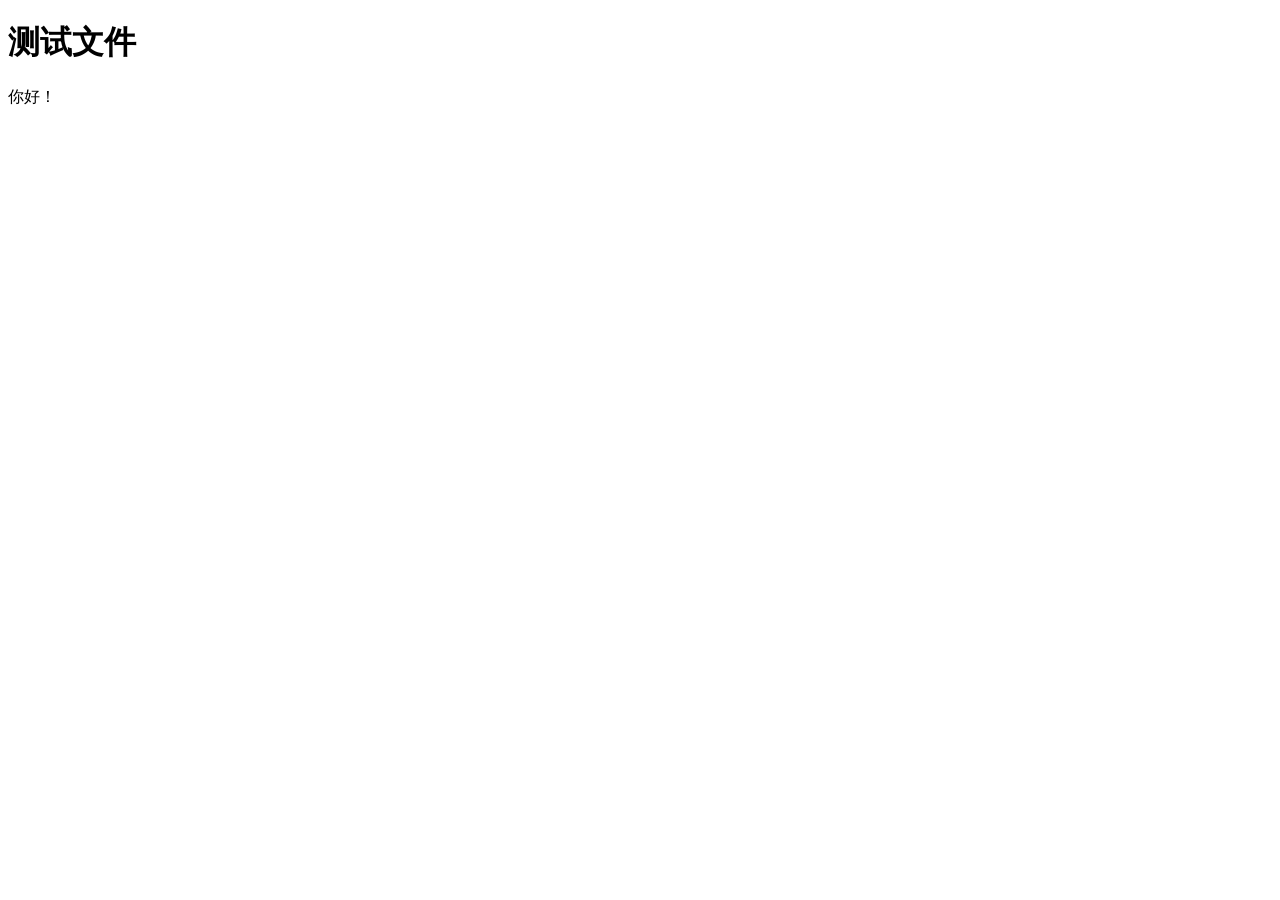
<file: test.html>
<!DOCTYPE html>
<html lang="ch">
<head>
    <meta charset="UTF-8">
    <meta http-equiv="X-UA-Compatible" content="IE=edge">
    <meta name="viewport" content="width=device-width, initial-scale=1.0">
    <title>个人博客</title>
</head>
<body>
    <h1>测试文件</h1>
    <p>你好！</p>
</body>
</html>
</file>
<file: assets/css/main.css>
/**
* Template Name: Nova
* Updated: Jul 27 2023 with Bootstrap v5.3.1
* Template URL: https://bootstrapmade.com/nova-bootstrap-business-template/
* Author: BootstrapMade.com
* License: https://bootstrapmade.com/license/
*/

/*--------------------------------------------------------------
# Set main reusable colors and fonts using CSS variables
# Learn more about CSS variables at https://developer.mozilla.org/en-US/docs/Web/CSS/Using_CSS_custom_properties
--------------------------------------------------------------*/
/* Fonts */
:root {
  --font-default: "Open Sans", system-ui, -apple-system, "Segoe UI", Roboto, "Helvetica Neue", Arial, "Noto Sans", "Liberation Sans", sans-serif, "Apple Color Emoji", "Segoe UI Emoji", "Segoe UI Symbol", "Noto Color Emoji";
  --font-primary: "Montserrat", sans-serif;
  --font-secondary: "Raleway", sans-serif;
}

/* Colors */
:root {
  --color-default: #2b180d;
  --color-primary: #56b8e6;
  --color-secondary: #1b2f45;
}

/* Smooth scroll behavior */
:root {
  scroll-behavior: smooth;
}

/*--------------------------------------------------------------
# General
--------------------------------------------------------------*/
body {
  font-family: var(--font-default);
  color: var(--color-default);
}

a {
  color: var(--color-primary);
  text-decoration: none;
  transition: 0.3s;
}

a:hover {
  color: #82cbed;
  text-decoration: none;
}

h1,
h2,
h3,
h4,
h5,
h6 {
  font-family: var(--font-primary);
}

/*--------------------------------------------------------------
# Sections & Section Header
--------------------------------------------------------------*/
section {
  overflow: hidden;
  padding: 80px 0;
}

.section-header {
  text-align: center;
  padding-bottom: 30px;
}

.section-header h2 {
  font-size: 32px;
  font-weight: 600;
  margin-bottom: 20px;
  padding-bottom: 20px;
  position: relative;
}

.section-header h2:after {
  content: "";
  position: absolute;
  display: block;
  width: 60px;
  height: 2px;
  background: var(--color-primary);
  left: 0;
  right: 0;
  bottom: 0;
  margin: auto;
}

.section-header p {
  margin-bottom: 0;
}

/*--------------------------------------------------------------
# Breadcrumbs
--------------------------------------------------------------*/
.breadcrumbs {
  padding: 140px 0 60px 0;
  min-height: 30vh;
  position: relative;
  background-size: cover;
  background-position: center;
  background-repeat: no-repeat;
}

.breadcrumbs:before {
  content: "";
  background-color: rgba(27, 47, 69, 0.7);
  position: absolute;
  inset: 0;
}

.breadcrumbs h2 {
  font-size: 56px;
  font-weight: 500;
  color: #fff;
  font-family: var(--font-secondary);
}

.breadcrumbs ol {
  display: flex;
  flex-wrap: wrap;
  list-style: none;
  padding: 0 0 10px 0;
  margin: 0;
  font-size: 16px;
  font-weight: 600;
  color: var(--color-primary);
}

.breadcrumbs ol a {
  color: rgba(255, 255, 255, 0.8);
  transition: 0.3s;
}

.breadcrumbs ol a:hover {
  text-decoration: underline;
}

.breadcrumbs ol li+li {
  padding-left: 10px;
}

.breadcrumbs ol li+li::before {
  display: inline-block;
  padding-right: 10px;
  color: #fff;
  content: "/";
}

/*--------------------------------------------------------------
# Scroll top button
--------------------------------------------------------------*/
.scroll-top {
  position: fixed;
  visibility: hidden;
  opacity: 0;
  right: 15px;
  bottom: 15px;
  z-index: 99999;
  background: var(--color-primary);
  width: 40px;
  height: 40px;
  border-radius: 4px;
  transition: all 0.4s;
}

.scroll-top i {
  font-size: 24px;
  color: #fff;
  line-height: 0;
}

.scroll-top:hover {
  background: rgba(86, 184, 230, 0.8);
  color: #fff;
}

.scroll-top.active {
  visibility: visible;
  opacity: 1;
}

/*--------------------------------------------------------------
# Preloader
--------------------------------------------------------------*/
#preloader {
  position: fixed;
  inset: 0;
  z-index: 9999;
  overflow: hidden;
  background: #fff;
  transition: all 0.6s ease-out;
}

#preloader:before {
  content: "";
  position: fixed;
  top: calc(50% - 30px);
  left: calc(50% - 30px);
  border: 6px solid var(--color-primary);
  border-top-color: #fff;
  border-radius: 50%;
  width: 60px;
  height: 60px;
  animation: animate-preloader 1s linear infinite;
}

@keyframes animate-preloader {
  0% {
    transform: rotate(0deg);
  }

  100% {
    transform: rotate(360deg);
  }
}

/*--------------------------------------------------------------
# Disable aos animation delay on mobile devices
--------------------------------------------------------------*/
@media screen and (max-width: 768px) {
  [data-aos-delay] {
    transition-delay: 0 !important;
  }
}

/*--------------------------------------------------------------
# Header
--------------------------------------------------------------*/
.header {
  transition: all 0.5s;
  z-index: 997;
  padding: 24px 0;
}

@media (max-width: 1200px) {
  .header {
    padding: 12px 0;
  }
}

.header.sticked {
  background: rgba(27, 47, 69, 0.9);
  padding: 12px 0;
}

.header .logo img {
  max-height: 40px;
  margin-right: 6px;
}

.header .logo h1 {
  font-size: 30px;
  font-weight: 700;
  color: #fff;
  font-family: var(--font-secondary);
  margin: 0;
}

/*--------------------------------------------------------------
# Desktop Navigation
--------------------------------------------------------------*/
@media (min-width: 1280px) {
  .navbar {
    padding: 0;
  }

  .navbar ul {
    margin: 0;
    padding: 0;
    display: flex;
    list-style: none;
    align-items: center;
  }

  .navbar li {
    position: relative;
  }

  .navbar a,
  .navbar a:focus {
    display: flex;
    align-items: center;
    justify-content: space-between;
    padding: 15px 0 15px 30px;
    font-family: var(--font-default);
    font-size: 15px;
    font-weight: 500;
    color: rgba(255, 255, 255, 0.6);
    white-space: nowrap;
    transition: 0.3s;
  }

  .navbar a i,
  .navbar a:focus i {
    font-size: 12px;
    line-height: 0;
    margin-left: 5px;
  }

  .navbar a:hover,
  .navbar .active,
  .navbar .active:focus,
  .navbar li:hover>a {
    color: #fff;
  }

  .navbar .dropdown ul {
    display: block;
    position: absolute;
    left: 14px;
    top: calc(100% + 30px);
    margin: 0;
    padding: 10px 0;
    z-index: 99;
    opacity: 0;
    visibility: hidden;
    background: #fff;
    box-shadow: 0px 0px 30px rgba(127, 137, 161, 0.25);
    transition: 0.2s;
  }

  .navbar .dropdown ul li {
    min-width: 200px;
  }

  .navbar .dropdown ul a {
    padding: 10px 20px;
    font-size: 15px;
    text-transform: none;
    color: var(--color-secondary);
  }

  .navbar .dropdown ul a i {
    font-size: 12px;
  }

  .navbar .dropdown ul a:hover,
  .navbar .dropdown ul .active:hover,
  .navbar .dropdown ul li:hover>a {
    color: var(--color-primary);
  }

  .navbar .dropdown:hover>ul {
    opacity: 1;
    top: 100%;
    visibility: visible;
  }

  .navbar .dropdown .dropdown ul {
    top: 0;
    left: calc(100% - 30px);
    visibility: hidden;
  }

  .navbar .dropdown .dropdown:hover>ul {
    opacity: 1;
    top: 0;
    left: 100%;
    visibility: visible;
  }
}

@media (min-width: 1280px) and (max-width: 1366px) {
  .navbar .dropdown .dropdown ul {
    left: -90%;
  }

  .navbar .dropdown .dropdown:hover>ul {
    left: -100%;
  }
}

@media (min-width: 1280px) {

  .mobile-nav-show,
  .mobile-nav-hide {
    display: none;
  }
}

/*--------------------------------------------------------------
# Mobile Navigation
--------------------------------------------------------------*/
@media (max-width: 1279px) {
  .navbar {
    position: fixed;
    top: 0;
    right: -100%;
    width: 100%;
    max-width: 400px;
    bottom: 0;
    transition: 0.3s;
    z-index: 9997;
  }

  .navbar ul {
    position: absolute;
    inset: 0;
    padding: 50px 0 10px 0;
    margin: 0;
    background: rgba(27, 47, 69, 0.9);
    overflow-y: auto;
    transition: 0.3s;
    z-index: 9998;
  }

  .navbar a,
  .navbar a:focus {
    display: flex;
    align-items: center;
    justify-content: space-between;
    padding: 10px 20px;
    font-family: var(--font-default);
    font-size: 15px;
    font-weight: 600;
    color: rgba(255, 255, 255, 0.7);
    white-space: nowrap;
    transition: 0.3s;
  }

  .navbar a i,
  .navbar a:focus i {
    font-size: 12px;
    line-height: 0;
    margin-left: 5px;
  }

  .navbar a:hover,
  .navbar .active,
  .navbar .active:focus,
  .navbar li:hover>a {
    color: #fff;
  }

  .navbar .dropdown ul,
  .navbar .dropdown .dropdown ul {
    position: static;
    display: none;
    padding: 10px 0;
    margin: 10px 20px;
    background-color: rgba(20, 35, 51, 0.6);
  }

  .navbar .dropdown>.dropdown-active,
  .navbar .dropdown .dropdown>.dropdown-active {
    display: block;
  }

  .mobile-nav-show {
    color: rgba(255, 255, 255, 0.9);
    font-size: 28px;
    cursor: pointer;
    line-height: 0;
    transition: 0.5s;
  }

  .mobile-nav-hide {
    color: rgba(255, 255, 255, 0.9);
    font-size: 32px;
    cursor: pointer;
    line-height: 0;
    transition: 0.5s;
    position: fixed;
    right: 15px;
    top: 15px;
    z-index: 9999;
  }

  .mobile-nav-active {
    overflow: hidden;
  }

  .mobile-nav-active .navbar {
    right: 0;
  }

  .mobile-nav-active .navbar:before {
    content: "";
    position: fixed;
    inset: 0;
    background: rgba(27, 47, 69, 0.7);
    z-index: 9996;
  }
}

/*--------------------------------------------------------------
# Hero Section
--------------------------------------------------------------*/
.hero {
  width: 100%;
  min-height: 100vh;
  background: url("../img/hero-bg.jpg") top center;
  background-size: cover;
  position: relative;
  padding: 120px 0;
  z-index: 3;
}

@media (min-width: 1034px) {
  .hero:after {
    position: absolute;
    content: "";
    width: 40%;
    background: var(--color-secondary);
    top: 0;
    bottom: 0;
  }
}

.hero:before {
  position: absolute;
  content: "";
  background: rgba(27, 47, 69, 0.6);
  inset: 0;
}

@media (max-width: 1034px) {
  .hero:before {
    background: rgba(27, 47, 69, 0.7);
  }
}

.hero .container {
  z-index: 1;
}

@media (min-width: 1365px) {
  .hero {
    background-attachment: fixed;
  }
}

.hero h2 {
  margin: 0;
  font-size: 48px;
  font-weight: 700;
  line-height: 1.2;
  color: #fff;
  font-family: var(--font-secondary);
}

.hero blockquote {
  color: #fff;
  padding-left: 20px;
  font-size: 15px;
  font-family: var(--font-default);
  border-left: 2px solid var(--color-primary);
  margin: 40px 0;
}

.hero .btn-get-started {
  font-family: var(--font-secondary);
  font-weight: 500;
  font-size: 15px;
  letter-spacing: 1px;
  display: inline-block;
  padding: 12px 30px;
  border-radius: 50px;
  transition: 0.5s;
  color: #fff;
  background: var(--color-primary);
}

.hero .btn-get-started:hover {
  background: rgba(86, 184, 230, 0.8);
}

.hero .btn-watch-video {
  font-size: 16px;
  transition: 0.5s;
  margin-left: 25px;
  color: rgba(255, 255, 255, 0.7);
  font-weight: 600;
}

.hero .btn-watch-video i {
  color: var(--color-primary);
  font-size: 32px;
  transition: 0.3s;
  line-height: 0;
  margin-right: 8px;
}

.hero .btn-watch-video:hover {
  color: #fff;
}

.hero .btn-watch-video:hover i {
  color: #82cbed;
}

@media (max-width: 640px) {
  .hero h2 {
    font-size: 36px;
    line-height: 1;
  }

  .hero .btn-get-started,
  .hero .btn-watch-video {
    font-size: 13px;
  }
}

/*--------------------------------------------------------------
# Why Choose Us Section
--------------------------------------------------------------*/
.why-us {
  padding-bottom: 0;
}

.why-us .img-bg {
  min-height: 500px;
  background-size: cover;
}

.why-us .slides {
  background-color: #f7f9fc;
}

.why-us h3 {
  font-size: 24px;
  font-weight: 700;
  color: var(--color-secondary);
}

.why-us h4 {
  font-size: 18px;
  font-weight: 400;
  color: #29486a;
  font-family: var(--font-secondary);
}

.why-us .swiper {
  margin: 140px 140px 120px 140px;
  overflow: hidden;
}

.why-us .swiper-button-prev:after,
.why-us .swiper-button-next:after {
  font-size: 24px;
  color: var(--color-secondary);
}

.why-us .swiper-button-prev {
  left: 80px;
}

.why-us .swiper-button-next {
  right: 80px;
}

.why-us .swiper-pagination {
  margin-top: 30px;
  position: relative;
}

.why-us .swiper-pagination .swiper-pagination-bullet {
  background-color: var(--color-secondary);
}

.why-us .swiper-pagination .swiper-pagination-bullet-active {
  background-color: var(--color-primary);
}

@media (max-width: 1200px) {
  .why-us .swiper {
    margin: 60px 60px 40px 60px;
  }

  .why-us .swiper-button-prev,
  .why-us .swiper-button-next {
    display: none;
  }
}

@media (max-width: 575px) {
  .why-us .swiper {
    margin: 40px 40px 20px 40px;
  }
}

.page-about .why-us {
  padding: 0 0 80px 0;
}

/*--------------------------------------------------------------
# About Section
--------------------------------------------------------------*/
.about .content h3 {
  font-weight: 700;
  font-size: 36px;
  font-family: var(--font-secondary);
  color: var(--color-secondary);
}

.about .content p {
  margin: 30px 0;
  color: #29486a;
}

.about .content ul {
  list-style: none;
  padding: 0;
}

.about .content ul li {
  padding: 0 0 15px 26px;
  position: relative;
  font-size: 15px;
  font-weight: 600;
}

.about .content ul i {
  position: absolute;
  font-size: 20px;
  left: 0;
  top: -3px;
  color: var(--color-primary);
}

/*--------------------------------------------------------------
# Services List Section
--------------------------------------------------------------*/
.services-list .service-item {
  position: relative;
}

.services-list .service-item .icon i {
  font-size: 32px;
  line-height: 0;
  margin-right: 20px;
  color: #38618e;
}

.services-list .service-item .title {
  font-weight: 700;
  margin-bottom: 5px;
  font-size: 18px;
}

.services-list .service-item .title a {
  color: var(--color-secondary);
}

.services-list .service-item .title a:hover {
  color: #38618e;
}

.services-list .service-item .description {
  line-height: 24px;
  font-size: 14px;
}

/*--------------------------------------------------------------
# Call To Action Section
--------------------------------------------------------------*/
.call-to-action {
  background: linear-gradient(rgba(27, 47, 69, 0.8), rgba(27, 47, 69, 0.8)), url("../img/cta-bg.jpg") center center;
  background-size: cover;
  padding: 100px 0;
}

@media (min-width: 1365px) {
  .call-to-action {
    background-attachment: fixed;
  }
}

.call-to-action h3 {
  color: #fff;
  font-size: 28px;
  margin-bottom: 25px;
  font-weight: 700;
}

.call-to-action p {
  color: #fff;
  margin-bottom: 25px;
}

.call-to-action .cta-btn {
  font-family: var(--font-default);
  font-weight: 500;
  font-size: 16px;
  letter-spacing: 1px;
  display: inline-block;
  padding: 12px 40px;
  border-radius: 50px;
  transition: 0.5s;
  margin: 10px;
  color: #fff;
  background: #2aa5df;
}

.call-to-action .cta-btn:hover {
  background: var(--color-primary);
}

/*--------------------------------------------------------------
# Features Section
--------------------------------------------------------------*/
.features {
  padding-bottom: 0;
}

.features h3 {
  color: var(--color-secondary);
  font-size: 32px;
  font-weight: 700;
  margin-bottom: 30px;
}

.features .icon-list i {
  margin-right: 10px;
  font-size: 24px;
  line-height: 1.2;
}

.features .icon-list span {
  font-size: 18px;
  color: #29486a;
}

.features .phone-wrap {
  position: absolute;
  right: 0;
}

@media (max-width: 768px) {
  .features .phone-wrap {
    position: relative;
  }
}

.features .phone-wrap img {
  width: 340px;
}

@media (max-width: 992px) {
  .features .phone-wrap img {
    margin-top: 30px;
  }
}

@media (max-width: 768px) {
  .features .phone-wrap img {
    width: 100%;
  }
}

.features .details {
  margin-top: 80px;
  padding: 120px 0;
  background-color: #f7f9fc;
}

.features .details h4 {
  color: var(--color-secondary);
  font-size: 32px;
  font-weight: 700;
  margin-bottom: 20px;
}

.features .details p {
  margin-bottom: 20px;
  font-size: 15px;
}

.features .details .btn-get-started {
  font-family: var(--font-primary);
  display: inline-block;
  font-weight: 500;
  font-size: 15px;
  letter-spacing: 1px;
  padding: 10px 32px;
  border-radius: 50px;
  transition: 0.5s;
  background-color: var(--color-primary);
  color: #fff;
}

.features .details .btn-get-started:hover {
  background: #2aa5df;
}

/*--------------------------------------------------------------
# Recent Blog Posts Section
--------------------------------------------------------------*/
.recent-posts .post-box {
  transition: 0.3s;
  height: 100%;
  overflow: hidden;
  position: relative;
  display: flex;
  flex-direction: column;
}

.recent-posts .post-box .post-img {
  overflow: hidden;
  position: relative;
}

.recent-posts .post-box .post-img img {
  transition: 0.5s;
}

.recent-posts .post-box .meta {
  margin-top: 15px;
}

.recent-posts .post-box .meta .post-date {
  font-size: 15px;
  font-weight: 400;
  color: var(--color-primary);
}

.recent-posts .post-box .meta .post-author {
  font-size: 15px;
  font-weight: 400;
  color: var(--color-secondary);
}

.recent-posts .post-box .post-title {
  font-size: 18px;
  color: var(--color-secondary);
  font-weight: 700;
  margin: 15px 0 0 0;
  position: relative;
  transition: 0.3s;
}

.recent-posts .post-box p {
  margin: 15px 0 0 0;
  color: rgba(27, 47, 69, 0.7);
}

.recent-posts .post-box .readmore {
  display: flex;
  align-items: center;
  font-weight: 600;
  line-height: 1;
  transition: 0.3s;
  margin-top: 15px;
}

.recent-posts .post-box .readmore i {
  line-height: 0;
  margin-left: 4px;
  font-size: 18px;
}

.recent-posts .post-box:hover .post-title {
  color: var(--color-primary);
}

.recent-posts .post-box:hover .post-img img {
  transform: scale(1.1);
}

/*--------------------------------------------------------------
# Team Section
--------------------------------------------------------------*/
.team .team-member {
  overflow: hidden;
  background: #fff;
}

.team .team-member .member-img {
  position: relative;
  overflow: hidden;
}

.team .team-member .social {
  position: absolute;
  left: 0;
  bottom: 0;
  right: 0;
  height: 40px;
  opacity: 0;
  transition: ease-in-out 0.3s;
  background: rgba(255, 255, 255, 0.85);
  display: flex;
  align-items: center;
  justify-content: center;
}

.team .team-member .social a {
  transition: color 0.3s;
  color: #31547c;
  margin: 0 10px;
  display: inline-flex;
  align-items: center;
  justify-content: center;
}

.team .team-member .social a i {
  line-height: 0;
}

.team .team-member .social a:hover {
  color: var(--color-primary);
}

.team .team-member .social i {
  font-size: 18px;
  margin: 0 2px;
}

.team .team-member .member-info {
  padding: 25px 15px 0 15px;
  text-align: center;
}

.team .team-member .member-info h4 {
  font-weight: 700;
  margin-bottom: 5px;
  font-size: 18px;
  color: var(--color-secondary);
}

.team .team-member .member-info span {
  display: block;
  font-size: 13px;
  font-weight: 400;
  color: #6c757d;
}

.team .team-member .member-info p {
  font-style: italic;
  font-size: 14px;
  line-height: 26px;
  color: #6c757d;
}

.team .team-member:hover .social {
  opacity: 1;
}

/*--------------------------------------------------------------
# Services Cards Section
--------------------------------------------------------------*/
.services-cards {
  background: #f7f9fc;
}

.services-cards .card-item {
  border: 1px solid rgba(27, 47, 69, 0.1);
  background: #fff;
  position: relative;
  border-radius: 0;
}

.services-cards .card-item .card-bg {
  min-height: 300px;
  background-size: cover;
  background-repeat: no-repeat;
}

.services-cards .card-item .card-body {
  padding: 30px;
}

.services-cards .card-item h4 {
  font-weight: 700;
  font-size: 20px;
  margin-bottom: 15px;
  color: var(--color-secondary);
}

.services-cards .card-item p {
  color: var(--color-secondary);
  margin: 0;
}

/*--------------------------------------------------------------
# Testimonials Section
--------------------------------------------------------------*/
.testimonials .testimonial-item {
  box-sizing: content-box;
  padding: 30px;
  margin: 40px 30px;
  box-shadow: 0px 0 20px rgba(27, 47, 69, 0.1);
  background: #fff;
  min-height: 320px;
  display: flex;
  flex-direction: column;
  text-align: center;
  transition: 0.3s;
}

.testimonials .testimonial-item .stars {
  margin-bottom: 15px;
}

.testimonials .testimonial-item .stars i {
  color: #ffc107;
  margin: 0 1px;
}

.testimonials .testimonial-item .testimonial-img {
  width: 90px;
  border-radius: 50%;
  border: 4px solid #fff;
  margin: 0 auto;
}

.testimonials .testimonial-item h3 {
  font-size: 18px;
  font-weight: bold;
  margin: 10px 0 5px 0;
  color: #111;
}

.testimonials .testimonial-item h4 {
  font-size: 14px;
  color: #999;
  margin: 0;
}

.testimonials .testimonial-item p {
  font-style: italic;
  margin: 0 auto 15px auto;
}

.testimonials .swiper-pagination {
  margin-top: 20px;
  position: relative;
}

.testimonials .swiper-pagination .swiper-pagination-bullet {
  width: 10px;
  height: 10px;
  background-color: #e8eff6;
  opacity: 1;
}

.testimonials .swiper-pagination .swiper-pagination-bullet-active {
  background-color: var(--color-primary);
}

.testimonials .swiper-slide {
  opacity: 0.3;
}

@media (max-width: 1199px) {
  .testimonials .swiper-slide-active {
    opacity: 1;
  }

  .testimonials .swiper-pagination {
    margin-top: 0;
  }

  .testimonials .testimonial-item {
    margin: 40px 20px;
  }
}

@media (min-width: 1200px) {
  .testimonials .swiper-slide-next {
    opacity: 1;
    transform: scale(1.12);
  }
}

/*--------------------------------------------------------------
# Portfolio Section
--------------------------------------------------------------*/
.portfolio .portfolio-flters {
  padding: 0;
  margin: 0 auto 30px auto;
  list-style: none;
  text-align: center;
}

.portfolio .portfolio-flters li {
  color: var(--color-secondary);
  cursor: pointer;
  display: inline-block;
  padding: 0;
  font-size: 18px;
  font-weight: 400;
  margin: 0 10px;
  line-height: 1;
  margin-bottom: 5px;
  transition: all 0.3s ease-in-out;
}

.portfolio .portfolio-flters li:hover,
.portfolio .portfolio-flters li.filter-active {
  color: var(--color-primary);
}

.portfolio .portfolio-flters li:first-child {
  margin-left: 0;
}

.portfolio .portfolio-flters li:last-child {
  margin-right: 0;
}

@media (max-width: 575px) {
  .portfolio .portfolio-flters li {
    font-size: 14px;
    margin: 0 5px;
  }
}

.portfolio .portfolio-item {
  position: relative;
}

.portfolio .portfolio-item .portfolio-info {
  opacity: 0;
  position: absolute;
  left: 30px;
  right: 30px;
  bottom: 0;
  z-index: 3;
  transition: all ease-in-out 0.3s;
  background: rgba(255, 255, 255, 0.9);
  padding: 15px;
}

.portfolio .portfolio-item .portfolio-info h4 {
  font-size: 18px;
  font-weight: 600;
  color: var(--color-default);
  padding-right: 50px;
}

.portfolio .portfolio-item .portfolio-info p {
  color: #6c757d;
  font-size: 14px;
  margin-bottom: 0;
  padding-right: 50px;
}

.portfolio .portfolio-item .portfolio-info .preview-link,
.portfolio .portfolio-item .portfolio-info .details-link {
  position: absolute;
  right: 50px;
  font-size: 24px;
  top: calc(50% - 14px);
  color: rgba(27, 47, 69, 0.7);
  transition: 0.3s;
  line-height: 0;
}

.portfolio .portfolio-item .portfolio-info .preview-link:hover,
.portfolio .portfolio-item .portfolio-info .details-link:hover {
  color: var(--color-primary);
}

.portfolio .portfolio-item .portfolio-info .details-link {
  right: 14px;
  font-size: 28px;
}

.portfolio .portfolio-item:hover .portfolio-info {
  opacity: 1;
  bottom: 20px;
}

/*--------------------------------------------------------------
# Portfolio Details
--------------------------------------------------------------*/
.portfolio-details .portfolio-details-slider img {
  width: 100%;
}

.portfolio-details .portfolio-details-slider .swiper-pagination {
  margin-top: 20px;
  position: relative;
}

.portfolio-details .portfolio-details-slider .swiper-pagination .swiper-pagination-bullet {
  width: 12px;
  height: 12px;
  background-color: #fff;
  opacity: 1;
  border: 1px solid var(--color-primary);
}

.portfolio-details .portfolio-details-slider .swiper-pagination .swiper-pagination-bullet-active {
  background-color: var(--color-primary);
}

.portfolio-details .portfolio-info {
  padding: 30px;
  box-shadow: 0px 0 30px rgba(27, 47, 69, 0.1);
}

.portfolio-details .portfolio-info h3 {
  font-size: 22px;
  font-weight: 700;
  margin-bottom: 20px;
  padding-bottom: 20px;
  border-bottom: 1px solid #d6e2ef;
}

.portfolio-details .portfolio-info ul {
  list-style: none;
  padding: 0;
  font-size: 15px;
}

.portfolio-details .portfolio-info ul li+li {
  margin-top: 10px;
}

.portfolio-details .portfolio-description {
  padding-top: 30px;
}

.portfolio-details .portfolio-description h2 {
  font-size: 26px;
  font-weight: 700;
  margin-bottom: 20px;
  color: var(--color-secondary);
}

.portfolio-details .portfolio-description p {
  padding: 0;
}

/*--------------------------------------------------------------
# Contact Section
--------------------------------------------------------------*/
.contact {
  background: url("../img/contact-bg.png") left top no-repeat;
  background-size: contain;
  position: relative;
}

@media (max-width: 640px) {
  .contact {
    background-position: center 50px;
  }
}

.contact:before {
  content: "";
  background: rgba(255, 255, 255, 0.7);
  position: absolute;
  bottom: 0;
  top: 0;
  left: 0;
  right: 0;
}

.contact .info-item+.info-item {
  margin-top: 40px;
}

.contact .info-item i {
  font-size: 20px;
  background: var(--color-primary);
  color: #fff;
  width: 44px;
  height: 44px;
  display: flex;
  justify-content: center;
  align-items: center;
  border-radius: 50px;
  transition: all 0.3s ease-in-out;
  margin-right: 15px;
}

.contact .info-item h4 {
  padding: 0;
  font-size: 20px;
  font-weight: 700;
  margin-bottom: 5px;
  color: #1c88ba;
}

.contact .info-item p {
  padding: 0;
  margin-bottom: 0;
  font-size: 14px;
}

.contact .php-email-form {
  width: 100%;
}

.contact .php-email-form .form-group {
  padding-bottom: 8px;
}

.contact .php-email-form .error-message {
  display: none;
  color: #fff;
  background: #df1529;
  text-align: left;
  padding: 15px;
  font-weight: 600;
}

.contact .php-email-form .error-message br+br {
  margin-top: 25px;
}

.contact .php-email-form .sent-message {
  display: none;
  color: #fff;
  background: #059652;
  text-align: center;
  padding: 15px;
  font-weight: 600;
}

.contact .php-email-form .loading {
  display: none;
  background: #fff;
  text-align: center;
  padding: 15px;
}

.contact .php-email-form .loading:before {
  content: "";
  display: inline-block;
  border-radius: 50%;
  width: 24px;
  height: 24px;
  margin: 0 10px -6px 0;
  border: 3px solid #059652;
  border-top-color: #fff;
  animation: animate-loading 1s linear infinite;
}

.contact .php-email-form input,
.contact .php-email-form textarea {
  border-radius: 0;
  box-shadow: none;
  font-size: 14px;
  padding: 12px 15px;
}

.contact .php-email-form input:focus,
.contact .php-email-form textarea:focus {
  border-color: var(--color-primary);
}

.contact .php-email-form textarea {
  padding: 10px 12px;
}

.contact .php-email-form button[type=submit] {
  background: #1f98d1;
  border: 0;
  padding: 12px 40px;
  color: #fff;
  transition: 0.4s;
}

.contact .php-email-form button[type=submit]:hover {
  background: var(--color-primary);
}

@keyframes animate-loading {
  0% {
    transform: rotate(0deg);
  }

  100% {
    transform: rotate(360deg);
  }
}

/*--------------------------------------------------------------
# Blog Stylings
--------------------------------------------------------------*/
/*--------------------------------------------------------------
# Blog Home Posts List
--------------------------------------------------------------*/
.blog .posts-list article {
  height: 100%;
  border-bottom: 1px solid #d6e2ef;
  padding-bottom: 30px;
}

.blog .posts-list article+article {
  margin-top: 60px;
}

.blog .posts-list .post-img {
  max-height: 240px;
  overflow: hidden;
}

.blog .posts-list .title {
  font-size: 20px;
  font-weight: 600;
  padding: 0;
  margin: 20px 0 0 0;
}

.blog .posts-list .title a {
  color: var(--color-secondary);
  transition: 0.3s;
}

.blog .posts-list .title a:hover {
  color: var(--color-primary);
}

.blog .posts-list .meta-top {
  margin-top: 20px;
  color: #467ab3;
}

.blog .posts-list .meta-top ul {
  display: flex;
  flex-wrap: wrap;
  list-style: none;
  align-items: center;
  padding: 0;
  margin: 0;
}

.blog .posts-list .meta-top ul li+li {
  padding-left: 20px;
}

.blog .posts-list .meta-top i {
  font-size: 16px;
  margin-right: 8px;
  line-height: 0;
  color: rgba(86, 184, 230, 0.8);
}

.blog .posts-list .meta-top a {
  color: #467ab3;
  font-size: 14px;
  display: inline-block;
  line-height: 1;
}

.blog .posts-list .content {
  margin-top: 20px;
}

.blog .posts-list .read-more a {
  display: inline-block;
  color: #1f98d1;
  transition: 0.3s;
  font-size: 15px;
  font-weight: 500;
}

.blog .posts-list .read-more a:hover {
  color: var(--color-primary);
}

/*--------------------------------------------------------------
# Blog Details Page
--------------------------------------------------------------*/
.blog .blog-details {
  box-shadow: 0 4px 16px rgba(0, 0, 0, 0.1);
  padding: 30px;
}

.blog .blog-details .post-img {
  margin: -30px -30px 20px -30px;
  overflow: hidden;
}

.blog .blog-details .title {
  font-size: 28px;
  font-weight: 700;
  padding: 0;
  margin: 20px 0 0 0;
  color: var(--color-secondary);
}

.blog .blog-details .content {
  margin-top: 20px;
}

.blog .blog-details .content h3 {
  font-size: 22px;
  margin-top: 30px;
  font-weight: bold;
}

.blog .blog-details .content blockquote {
  overflow: hidden;
  background-color: rgba(27, 47, 69, 0.06);
  padding: 60px;
  position: relative;
  text-align: center;
  margin: 20px 0;
}

.blog .blog-details .content blockquote p {
  color: var(--color-default);
  line-height: 1.6;
  margin-bottom: 0;
  font-style: italic;
  font-weight: 500;
  font-size: 22px;
}

.blog .blog-details .content blockquote:after {
  content: "";
  position: absolute;
  left: 0;
  top: 0;
  bottom: 0;
  width: 3px;
  background-color: var(--color-secondary);
  margin-top: 20px;
  margin-bottom: 20px;
}

.blog .blog-details .meta-top {
  margin-top: 20px;
  color: var(--color-gray);
}

.blog .blog-details .meta-top ul {
  display: flex;
  flex-wrap: wrap;
  list-style: none;
  align-items: center;
  padding: 0;
  margin: 0;
}

.blog .blog-details .meta-top ul li+li {
  padding-left: 20px;
}

.blog .blog-details .meta-top i {
  font-size: 16px;
  margin-right: 8px;
  line-height: 0;
  color: rgba(86, 184, 230, 0.8);
}

.blog .blog-details .meta-top a {
  color: var(--color-gray);
  font-size: 14px;
  display: inline-block;
  line-height: 1;
}

.blog .blog-details .meta-bottom {
  padding-top: 10px;
  border-top: 1px solid rgba(27, 47, 69, 0.15);
}

.blog .blog-details .meta-bottom i {
  color: #38618e;
  display: inline;
}

.blog .blog-details .meta-bottom a {
  color: rgba(27, 47, 69, 0.8);
  transition: 0.3s;
}

.blog .blog-details .meta-bottom a:hover {
  color: var(--color-primary);
}

.blog .blog-details .meta-bottom .cats {
  list-style: none;
  display: inline;
  padding: 0 20px 0 0;
  font-size: 14px;
}

.blog .blog-details .meta-bottom .cats li {
  display: inline-block;
}

.blog .blog-details .meta-bottom .tags {
  list-style: none;
  display: inline;
  padding: 0;
  font-size: 14px;
}

.blog .blog-details .meta-bottom .tags li {
  display: inline-block;
}

.blog .blog-details .meta-bottom .tags li+li::before {
  padding-right: 6px;
  color: var(--color-default);
  content: ",";
}

.blog .blog-details .meta-bottom .share {
  font-size: 16px;
}

.blog .blog-details .meta-bottom .share i {
  padding-left: 5px;
}

.blog .post-author {
  padding: 20px;
  margin-top: 30px;
  box-shadow: 0 4px 16px rgba(0, 0, 0, 0.1);
}

.blog .post-author img {
  max-width: 120px;
  margin-right: 20px;
}

.blog .post-author h4 {
  font-weight: 600;
  font-size: 22px;
  margin-bottom: 0px;
  padding: 0;
  color: var(--color-secondary);
}

.blog .post-author .social-links {
  margin: 0 10px 10px 0;
}

.blog .post-author .social-links a {
  color: rgba(27, 47, 69, 0.5);
  margin-right: 5px;
}

.blog .post-author p {
  font-style: italic;
  color: rgba(var(--color-gray-rgb), 0.8);
  margin-bottom: 0;
}

/*--------------------------------------------------------------
# Blog Sidebar
--------------------------------------------------------------*/
.blog .sidebar .sidebar-title {
  font-size: 22px;
  font-weight: 400;
  padding: 0;
  margin: 0;
  color: var(--color-secondary);
}

.blog .sidebar .sidebar-item+.sidebar-item {
  margin-top: 40px;
}

.blog .sidebar .search-form form {
  background: #fff;
  border: 1px solid rgba(27, 47, 69, 0.2);
  padding: 3px 10px;
  position: relative;
}

.blog .sidebar .search-form form input[type=text] {
  border: 0;
  padding: 4px;
  border-radius: 4px;
  width: calc(100% - 40px);
}

.blog .sidebar .search-form form input[type=text]:focus {
  outline: none;
}

.blog .sidebar .search-form form button {
  position: absolute;
  top: 0;
  right: 0;
  bottom: 0;
  border: 0;
  background: none;
  font-size: 16px;
  padding: 0 15px;
  margin: -1px;
  background: var(--color-primary);
  color: #fff;
  transition: 0.3s;
  border-radius: 0 4px 4px 0;
  line-height: 0;
}

.blog .sidebar .search-form form button i {
  line-height: 0;
}

.blog .sidebar .search-form form button:hover {
  background: rgba(86, 184, 230, 0.8);
}

.blog .sidebar .categories ul {
  list-style: none;
  padding: 0;
}

.blog .sidebar .categories ul li+li {
  padding-top: 10px;
}

.blog .sidebar .categories ul a {
  color: var(--color-secondary);
  font-size: 15px;
}

.blog .sidebar .categories ul a:hover {
  color: var(--color-default);
}

.blog .sidebar .categories ul a span {
  padding-left: 5px;
  color: rgba(var(--color-default-rgb), 0.4);
  font-size: 14px;
}

.blog .sidebar .recent-posts .post-item {
  display: flex;
  box-shadow: 0px 0 15px rgba(0, 0, 0, 0.08);
  padding: 20px;
}

.blog .sidebar .recent-posts .post-item+.post-item {
  margin-top: 15px;
}

.blog .sidebar .recent-posts img {
  width: 80px;
  margin-right: 15px;
}

.blog .sidebar .recent-posts h4 {
  font-size: 18px;
  font-weight: 400;
}

.blog .sidebar .recent-posts h4 a {
  color: var(--color-secondary);
  transition: 0.3s;
}

.blog .sidebar .recent-posts h4 a:hover {
  color: var(--color-primary);
}

.blog .sidebar .recent-posts time {
  display: block;
  font-style: italic;
  font-size: 14px;
  color: rgba(var(--color-default-rgb), 0.4);
}

.blog .sidebar .tags {
  margin-bottom: -10px;
}

.blog .sidebar .tags ul {
  list-style: none;
  padding: 0;
}

.blog .sidebar .tags ul li {
  display: inline-block;
}

.blog .sidebar .tags ul a {
  color: #38618e;
  font-size: 14px;
  padding: 6px 14px;
  margin: 0 6px 8px 0;
  border: 1px solid rgba(27, 47, 69, 0.15);
  display: inline-block;
  border-radius: 50px;
  transition: 0.3s;
}

.blog .sidebar .tags ul a:hover {
  color: #fff;
  border: 1px solid var(--color-primary);
  background: var(--color-primary);
}

.blog .sidebar .tags ul a span {
  padding-left: 5px;
  color: rgba(27, 47, 69, 0.8);
  font-size: 14px;
}

/*--------------------------------------------------------------
# Blog Comments
--------------------------------------------------------------*/
.blog .comments {
  margin-top: 30px;
}

.blog .comments .comments-count {
  font-weight: bold;
}

.blog .comments .comment {
  margin-top: 30px;
  position: relative;
}

.blog .comments .comment .comment-img {
  margin-right: 14px;
}

.blog .comments .comment .comment-img img {
  width: 60px;
}

.blog .comments .comment h5 {
  font-size: 16px;
  margin-bottom: 2px;
}

.blog .comments .comment h5 a {
  font-weight: bold;
  color: var(--color-default);
  transition: 0.3s;
}

.blog .comments .comment h5 a:hover {
  color: var(--color-primary);
}

.blog .comments .comment h5 .reply {
  padding-left: 10px;
  color: var(--color-secondary);
}

.blog .comments .comment h5 .reply i {
  font-size: 20px;
}

.blog .comments .comment time {
  display: block;
  font-size: 14px;
  color: rgba(27, 47, 69, 0.8);
  margin-bottom: 5px;
}

.blog .comments .comment.comment-reply {
  padding-left: 40px;
}

.blog .comments .reply-form {
  margin-top: 30px;
  padding: 30px;
  box-shadow: 0 4px 16px rgba(0, 0, 0, 0.1);
}

.blog .comments .reply-form h4 {
  font-weight: bold;
  font-size: 22px;
}

.blog .comments .reply-form p {
  font-size: 14px;
}

.blog .comments .reply-form input {
  border-radius: 4px;
  padding: 10px 10px;
  font-size: 14px;
}

.blog .comments .reply-form input:focus {
  box-shadow: none;
  border-color: rgba(86, 184, 230, 0.8);
}

.blog .comments .reply-form textarea {
  border-radius: 4px;
  padding: 10px 10px;
  font-size: 14px;
}

.blog .comments .reply-form textarea:focus {
  box-shadow: none;
  border-color: rgba(86, 184, 230, 0.8);
}

.blog .comments .reply-form .form-group {
  margin-bottom: 25px;
}

.blog .comments .reply-form .btn-primary {
  border-radius: 4px;
  padding: 10px 20px;
  border: 0;
  background-color: var(--color-secondary);
}

.blog .comments .reply-form .btn-primary:hover {
  background-color: rgba(27, 47, 69, 0.8);
}

/*--------------------------------------------------------------
# Blog Home Pagination
--------------------------------------------------------------*/
.blog .blog-pagination {
  margin-top: 30px;
  color: #38618e;
}

.blog .blog-pagination ul {
  display: flex;
  padding: 0;
  margin: 0;
  list-style: none;
}

.blog .blog-pagination li {
  margin: 0 5px;
  transition: 0.3s;
}

.blog .blog-pagination li a {
  color: #2aa5df;
  border-radius: 50%;
  width: 40px;
  height: 40px;
  background: #dbf0fa;
  padding: 7px 16px;
  display: flex;
  align-items: center;
  justify-content: center;
}

.blog .blog-pagination li.active a,
.blog .blog-pagination li:hover a {
  background: var(--color-primary);
  color: #fff;
}

/*--------------------------------------------------------------
# Footer
--------------------------------------------------------------*/
.footer {
  font-size: 14px;
}

.footer .footer-content {
  background-color: #f7f9fc;
  background-size: contain;
  padding: 60px 0 30px 0;
}

.footer .footer-content .footer-info {
  margin-bottom: 30px;
}

.footer .footer-content .footer-info .logo {
  line-height: 0;
  margin-bottom: 25px;
}

.footer .footer-content .footer-info .logo img {
  max-height: 40px;
  margin-right: 6px;
}

.footer .footer-content .footer-info .logo span {
  font-size: 30px;
  font-weight: 700;
  letter-spacing: 1px;
  color: var(--color-secondary);
  font-family: var(--font-secondary);
  margin-top: 3px;
}

.footer .footer-content .footer-info p {
  font-size: 15px;
  margin-bottom: 0;
  font-family: var(--font-primary);
  color: var(--color-secondary);
}

.footer .footer-content .social-links a {
  font-size: 14px;
  line-height: 0;
  display: inline-block;
  width: 32px;
  height: 32px;
  color: rgba(27, 47, 69, 0.5);
  margin-right: 10px;
  transition: 0.3s;
  display: flex;
  justify-content: center;
  align-items: center;
  background-color: var(--color-primary);
  color: #fff;
  border-radius: 50px;
}

.footer .footer-content .social-links a:hover {
  background-color: #38618e;
}

.footer .footer-content h4 {
  font-size: 16px;
  font-weight: bold;
  color: #29486a;
  position: relative;
  padding-bottom: 12px;
}

.footer .footer-content .footer-links {
  margin-bottom: 30px;
}

.footer .footer-content .footer-links ul {
  list-style: none;
  padding: 0;
  margin: 0;
}

.footer .footer-content .footer-links ul i {
  margin-right: 2px;
  color: var(--color-primary);
  font-size: 16px;
  line-height: 0;
}

.footer .footer-content .footer-links ul li {
  padding: 10px 0;
  display: flex;
  align-items: center;
}

.footer .footer-content .footer-links ul li:first-child {
  padding-top: 0;
}

.footer .footer-content .footer-links ul a {
  color: #31547c;
  transition: 0.3s;
  display: inline-block;
  line-height: 1;
}

.footer .footer-content .footer-links ul a:hover {
  color: var(--color-primary);
}

.footer .footer-content .footer-contact p {
  line-height: 26px;
  color: var(--color-secondary);
}

.footer .footer-legal {
  background: #fff;
  padding: 30px 0;
}

.footer .footer-legal .copyright {
  text-align: center;
  color: var(--color-secondary);
}

.footer .footer-legal .credits {
  padding-top: 4px;
  text-align: center;
  font-size: 13px;
  color: var(--color-secondary);
}
</file>
